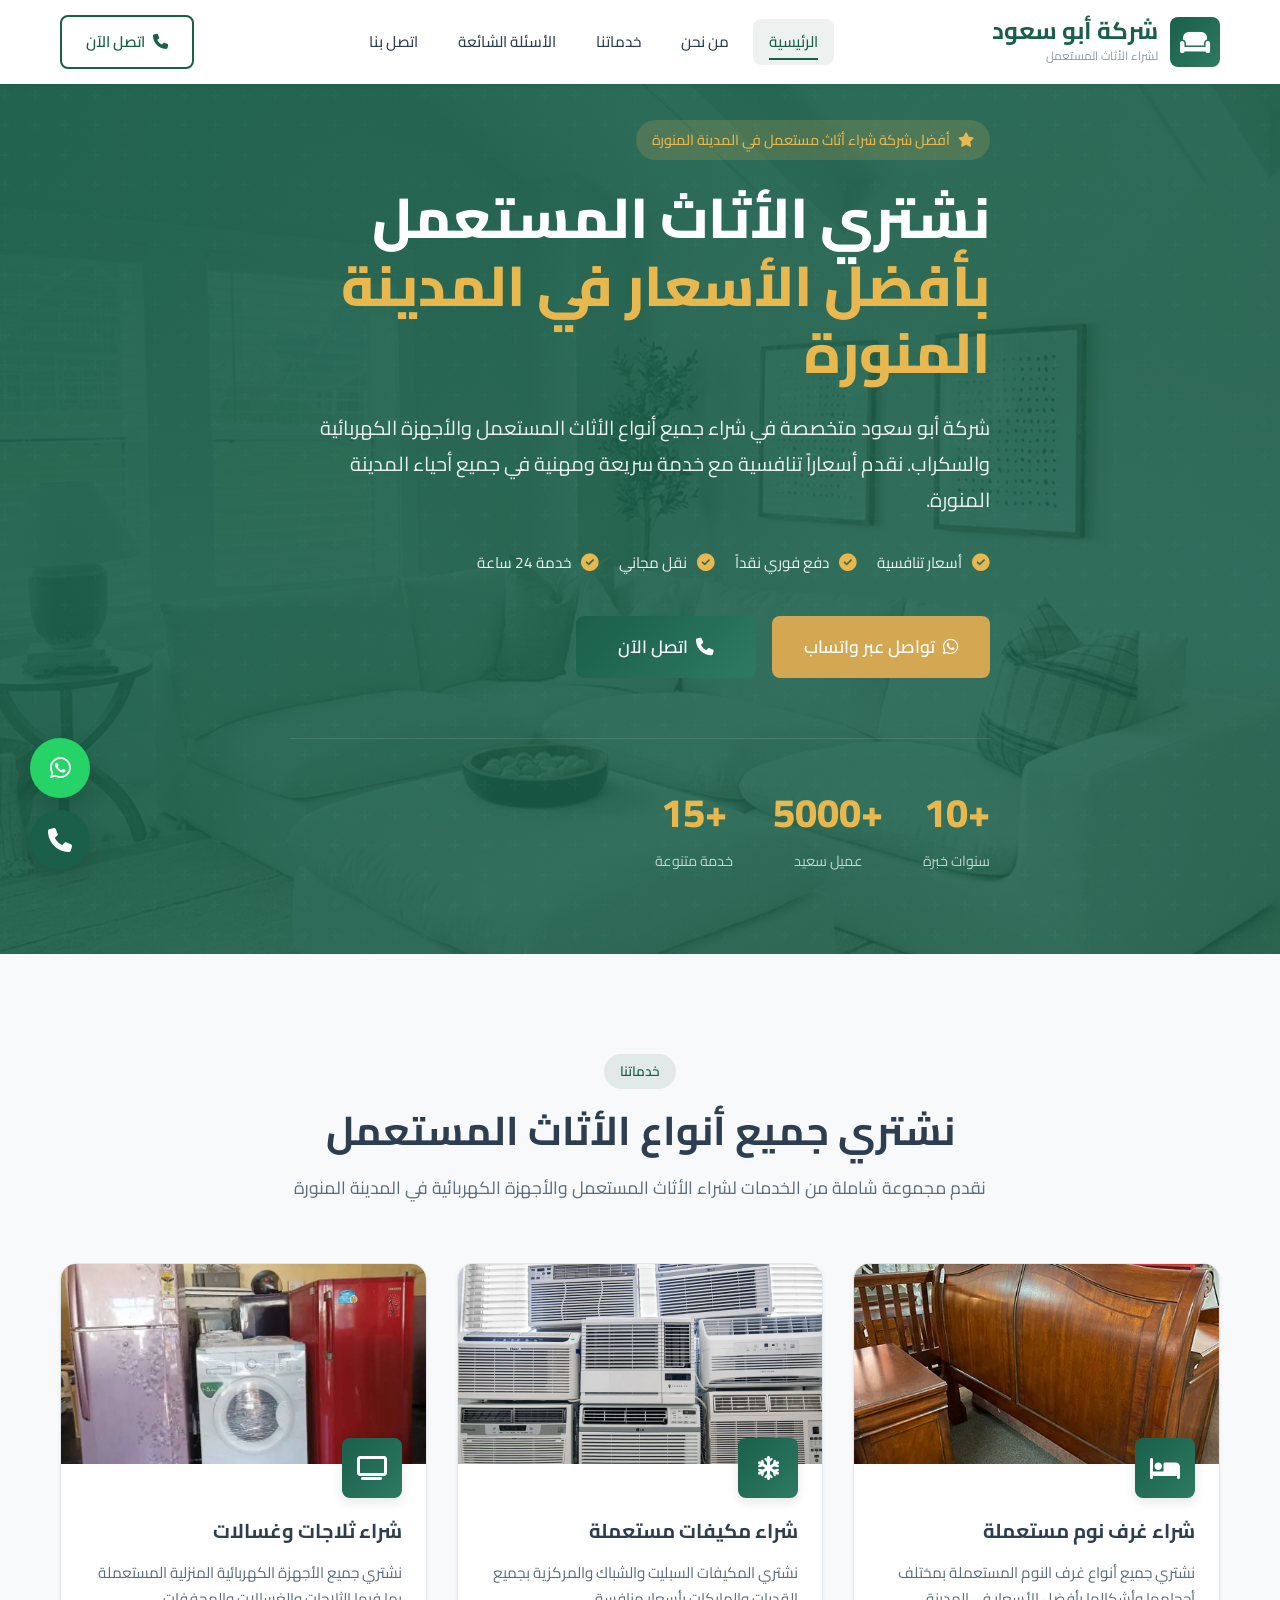
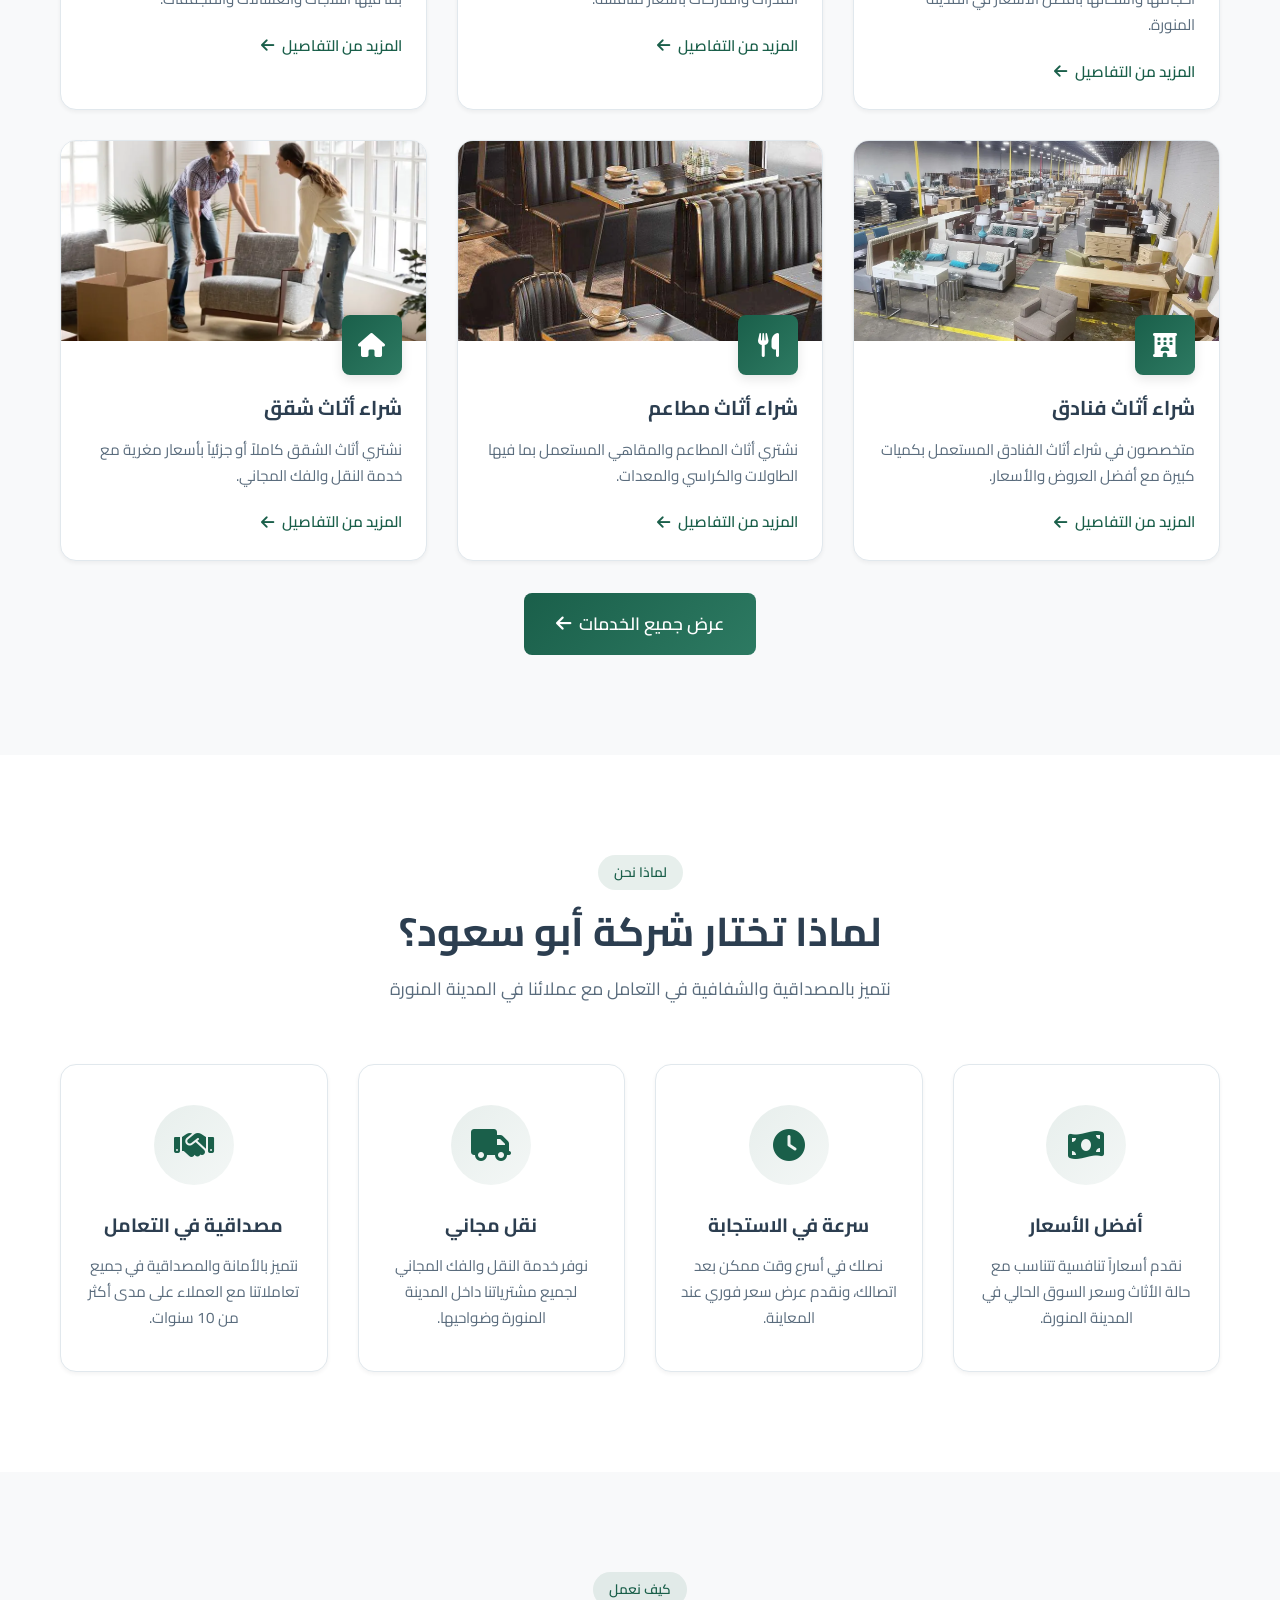
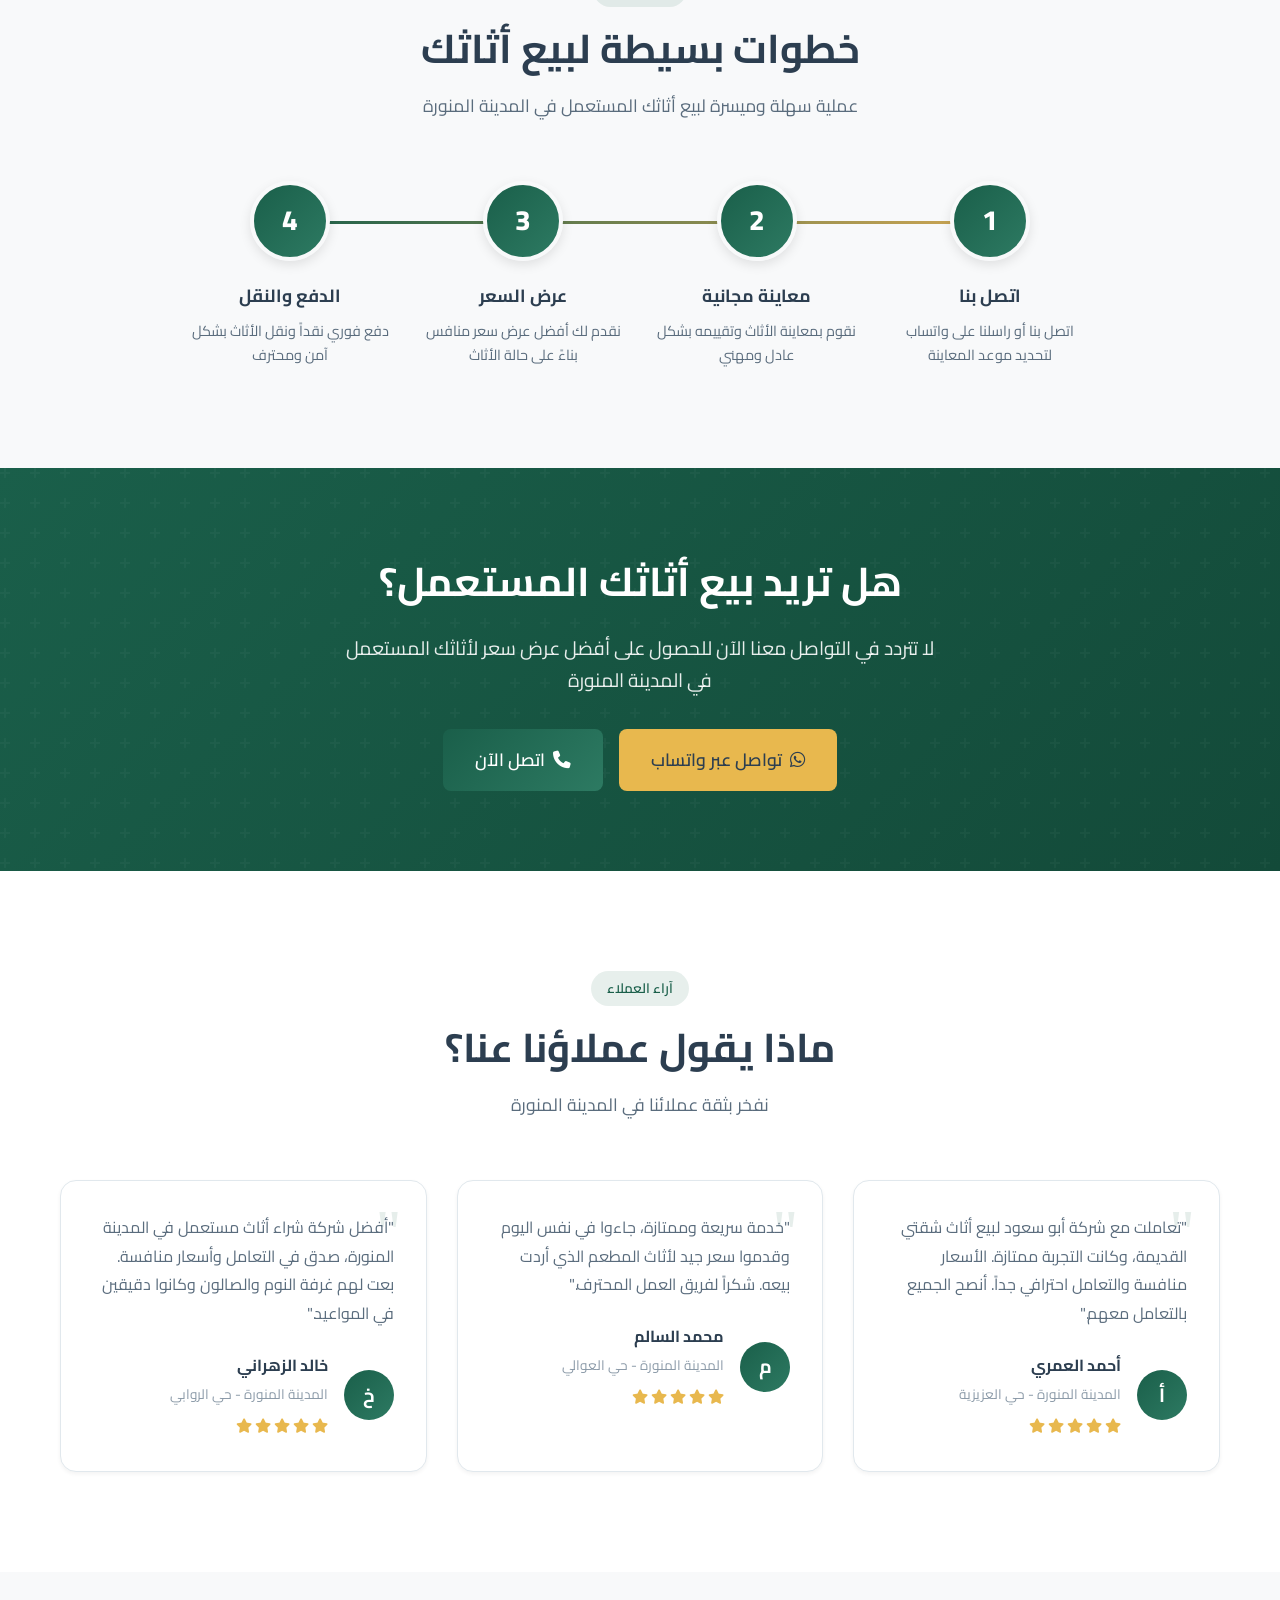
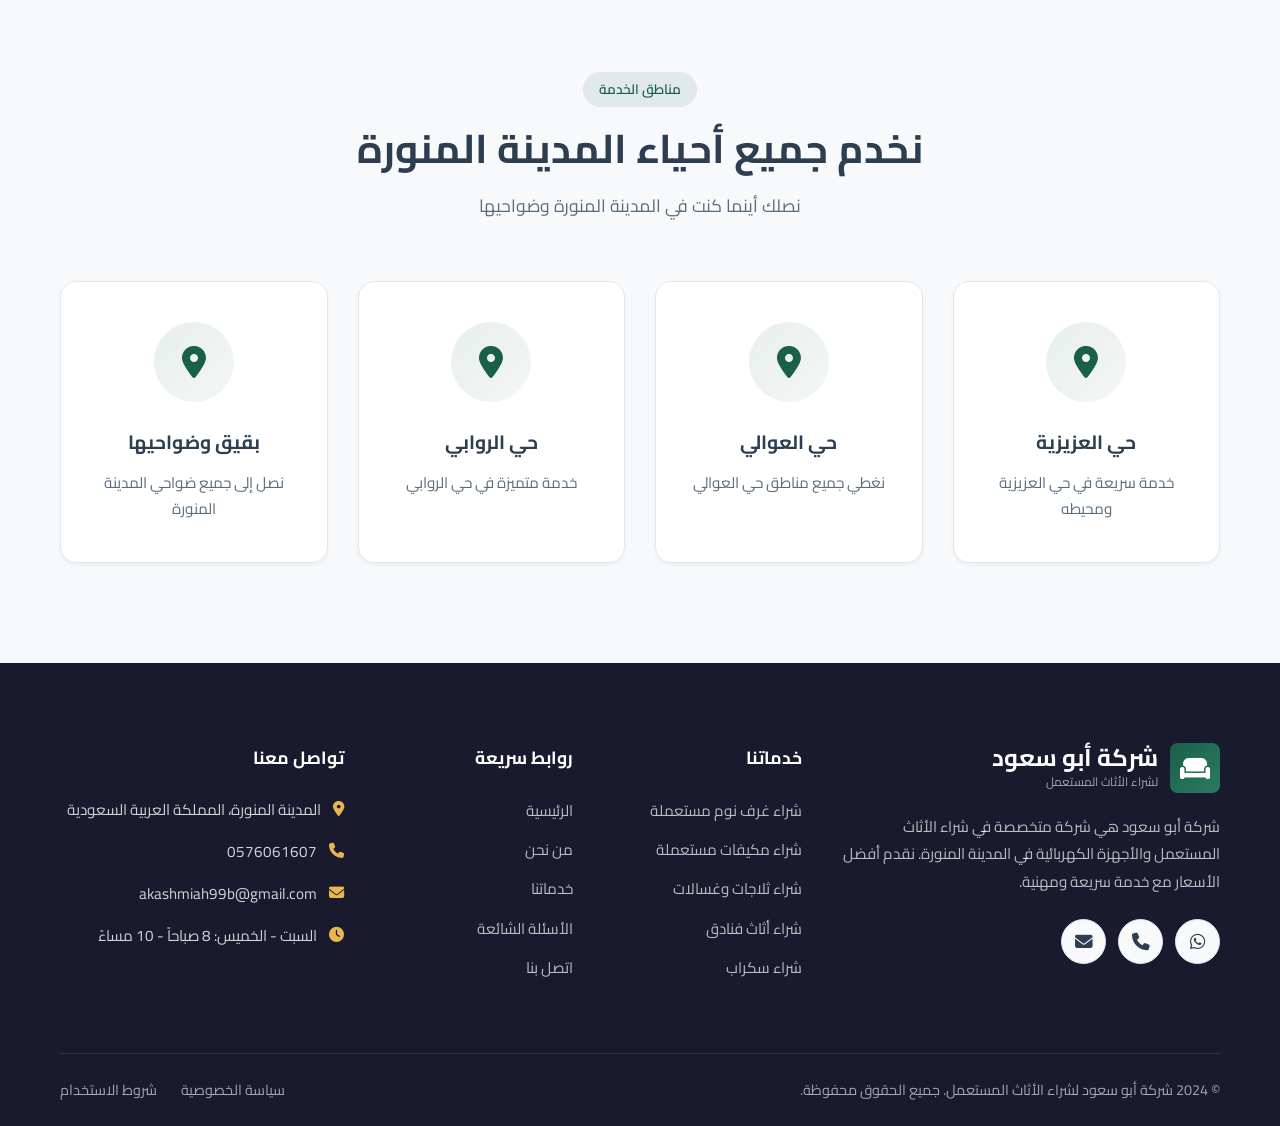
<file: index.html>
<!DOCTYPE html>

<html dir="rtl" lang="ar">
<head>
<!-- Basic Meta Tags -->
<meta charset="utf-8"/>
<meta content="width=device-width, initial-scale=1.0" name="viewport"/>
<meta content="شركة أبو سعود لشراء الأثاث المستعمل في المدينة المنورة - نشتري جميع أنواع الأثاث المستعمل والأجهزة الكهربائية بأفضل الأسعار. اتصل الآن للحصول على عرض سعر فوري." name="description"/>
<meta content="شراء أثاث مستعمل المدينة المنورة, شراء غرف نوم مستعملة, شراء مكيفات مستعملة, شراء ثلاجات, شراء أثاث فنادق, شراء سكراب, شركة أبو سعود" name="keywords"/>
<meta content="شركة أبو سعود لشراء الأثاث المستعمل" name="author"/>
<meta content="index, follow" name="robots"/>
<meta content="#1a5f4a" name="theme-color"/>
<!-- Canonical URL -->
<link href="https://abusaud-furniture.com/" rel="canonical"/>
<!-- Hreflang -->
<link href="https://abusaud-furniture.com/" hreflang="ar" rel="alternate"/>
<!-- Open Graph Meta Tags -->
<meta content="شركة أبو سعود | شراء الأثاث المستعمل في المدينة المنورة" property="og:title"/>
<meta content="نشتري جميع أنواع الأثاث المستعمل والأجهزة الكهربائية بأفضل الأسعار في المدينة المنورة. اتصل الآن للحصول على عرض سعر فوري." property="og:description"/>
<meta content="https://abusaud-furniture.com/images/living-room-set.webp" property="og:image"/>
<meta content="https://abusaud-furniture.com/" property="og:url"/>
<meta content="website" property="og:type"/>
<meta content="ar_SA" property="og:locale"/>
<meta content="شركة أبو سعود لشراء الأثاث المستعمل" property="og:site_name"/>
<!-- Twitter Card Meta Tags -->
<meta content="summary_large_image" name="twitter:card"/>
<meta content="شركة أبو سعود | شراء الأثاث المستعمل في المدينة المنورة" name="twitter:title"/>
<meta content="نشتري جميع أنواع الأثاث المستعمل والأجهزة الكهربائية بأفضل الأسعار في المدينة المنورة." name="twitter:description"/>
<meta content="https://abusaud-furniture.com/images/living-room-set.webp" name="twitter:image"/>
<!-- Favicon -->
<link href="images/favicon-32x32.png" rel="icon" sizes="32x32" type="image/png"/>
<link href="images/favicon-16x16.png" rel="icon" sizes="16x16" type="image/png"/>
<link href="images/apple-touch-icon.png" rel="apple-touch-icon" sizes="180x180"/>
<link href="site.webmanifest" rel="manifest"/>
<!-- Title -->
<title>شركة أبو سعود | شراء الأثاث المستعمل في المدينة المنورة - أفضل الأسعار</title>
<!-- Google Fonts -->
<link href="https://fonts.googleapis.com" rel="preconnect"/>
<link crossorigin="" href="https://fonts.gstatic.com" rel="preconnect"/>
<link href="https://fonts.googleapis.com/css2?family=Cairo:wght@400;500;600;700;800&amp;display=swap" rel="stylesheet"/>
<!-- Font Awesome -->
<link href="https://cdnjs.cloudflare.com/ajax/libs/font-awesome/6.4.0/css/all.min.css" rel="stylesheet"/>
<!-- Stylesheet -->
<link href="css/style.css" rel="stylesheet"/>
<!-- Custom Font Styles -->
<style>
        body {
            font-family: 'Cairo', sans-serif;
        }
    </style>
<!-- Structured Data - LocalBusiness Schema -->
<script type="application/ld+json">
    {
        "@context": "https://schema.org",
        "@type": "LocalBusiness",
        "name": "شركة أبو سعود لشراء الأثاث المستعمل",
        "description": "نشتري جميع أنواع الأثاث المستعمل والأجهزة الكهربائية بأفضل الأسعار في المدينة المنورة",
        "url": "https://abusaud-furniture.com",
        "telephone": "+966576061607",
        "email": "akashmiah99b@gmail.com",
        "address": {
            "@type": "PostalAddress",
            "addressLocality": "المدينة المنورة",
            "addressRegion": "منطقة المدينة المنورة",
            "addressCountry": "SA"
        },
        "geo": {
            "@type": "GeoCoordinates",
            "latitude": "24.5247",
            "longitude": "39.5692"
        },
        "image": "https://abusaud-furniture.com/images/living-room-set.webp",
        "priceRange": "$$",
        "openingHours": "Mo-Sa 08:00-22:00",
        "areaServed": "المدينة المنورة وضواحيها",
        "serviceType": ["شراء الأثاث المستعمل", "شراء الأجهزة الكهربائية", "شراء السكراب"]
    }
    </script>
<!-- Structured Data - WebSite Schema -->
<script type="application/ld+json">
    {
        "@context": "https://schema.org",
        "@type": "WebSite",
        "name": "شركة أبو سعود لشراء الأثاث المستعمل",
        "url": "https://abusaud-furniture.com",
    }
    </script>
</head>
<body>
<!-- Header -->
<header class="header">
<div class="container">
<div class="header-inner">
<a class="logo" href="index.html">
<div class="logo-icon">
<i class="fas fa-couch"></i>
</div>
<div class="logo-text">
<span class="logo-title">شركة أبو سعود</span>
<span class="logo-subtitle">لشراء الأثاث المستعمل</span>
</div>
</a>
<nav class="nav-menu">
<a class="nav-link active" href="index.html">الرئيسية</a>
<a class="nav-link" href="pages/about.html">من نحن</a>
<a class="nav-link" href="pages/services.html">خدماتنا</a>
<a class="nav-link" href="pages/faq.html">الأسئلة الشائعة</a>
<a class="nav-link" href="pages/contact.html">اتصل بنا</a>
</nav>
<div class="header-cta">
<a class="btn btn-outline" href="tel:+966576061607">
<i class="fas fa-phone"></i>
<span>اتصل الآن</span>
</a>
</div>
<button aria-label="فتح القائمة" class="menu-toggle">
<span></span>
<span></span>
<span></span>
</button>
</div>
</div>
</header>
<!-- Hero Section -->
<section class="hero">
<div class="container">
<div class="hero-content">
<div class="hero-badge">
<i class="fas fa-star"></i>
<span>أفضل شركة شراء أثاث مستعمل في المدينة المنورة</span>
</div>
<h1 class="hero-title">
                    نشتري الأثاث المستعمل<br/>
<span>بأفضل الأسعار في المدينة المنورة</span>
</h1>
<p class="hero-description">
                    شركة أبو سعود متخصصة في شراء جميع أنواع الأثاث المستعمل والأجهزة الكهربائية والسكراب. 
                    نقدم أسعاراً تنافسية مع خدمة سريعة ومهنية في جميع أحياء المدينة المنورة.
                </p>
<div class="hero-features">
<div class="hero-feature">
<i class="fas fa-check-circle"></i>
<span>أسعار تنافسية</span>
</div>
<div class="hero-feature">
<i class="fas fa-check-circle"></i>
<span>دفع فوري نقداً</span>
</div>
<div class="hero-feature">
<i class="fas fa-check-circle"></i>
<span>نقل مجاني</span>
</div>
<div class="hero-feature">
<i class="fas fa-check-circle"></i>
<span>خدمة 24 ساعة</span>
</div>
</div>
<div class="hero-buttons">
<a class="btn btn-secondary btn-large" href="https://wa.me/966576061607" target="_blank">
<i class="fab fa-whatsapp"></i>
<span>تواصل عبر واتساب</span>
</a>
<a class="btn btn-primary btn-large" href="tel:+966576061607">
<i class="fas fa-phone"></i>
<span>اتصل الآن</span>
</a>
</div>
<div class="hero-stats">
<div class="hero-stat">
<span class="hero-stat-number">+10</span>
<span class="hero-stat-label">سنوات خبرة</span>
</div>
<div class="hero-stat">
<span class="hero-stat-number">+5000</span>
<span class="hero-stat-label">عميل سعيد</span>
</div>
<div class="hero-stat">
<span class="hero-stat-number">+15</span>
<span class="hero-stat-label">خدمة متنوعة</span>
</div>
</div>
</div>
</div>
</section>
<!-- Services Section -->
<section class="section services-section" id="services">
<div class="container">
<div class="section-header animate-on-scroll">
<span class="section-label">خدماتنا</span>
<h2 class="section-title">نشتري جميع أنواع الأثاث المستعمل</h2>
<p class="section-description">
                    نقدم مجموعة شاملة من الخدمات لشراء الأثاث المستعمل والأجهزة الكهربائية في المدينة المنورة
                </p>
</div>
<div class="services-grid">
<!-- Service 1 -->
<article class="service-card animate-on-scroll">
<div class="service-image">
<img alt="شراء غرف نوم مستعملة في المدينة المنورة - شراء اثاث مستعمل في المدينة المنورة" height="200" src="images/bedroom-furniture.webp" width="400"/>
</div>
<div class="service-content">
<div class="service-icon">
<i class="fas fa-bed"></i>
</div>
<h3 class="service-title">شراء غرف نوم مستعملة</h3>
<p class="service-description">
                            نشتري جميع أنواع غرف النوم المستعملة بمختلف أحجامها وأشكالها بأفضل الأسعار في المدينة المنورة.
                        </p>
<a class="service-link" href="pages/bedroom-furniture.html">
<span>المزيد من التفاصيل</span>
<i class="fas fa-arrow-left"></i>
</a>
</div>
</article>
<!-- Service 2 -->
<article class="service-card animate-on-scroll">
<div class="service-image">
<img alt="شراء مكيفات مستعملة في المدينة المنورة - شراء اثاث مستعمل في المدينة المنورة" height="200" src="images/air-conditioners.webp" width="400"/>
</div>
<div class="service-content">
<div class="service-icon">
<i class="fas fa-snowflake"></i>
</div>
<h3 class="service-title">شراء مكيفات مستعملة</h3>
<p class="service-description">
                            نشتري المكيفات السبليت والشباك والمركزية بجميع القدرات والماركات بأسعار منافسة.
                        </p>
<a class="service-link" href="pages/air-conditioners.html">
<span>المزيد من التفاصيل</span>
<i class="fas fa-arrow-left"></i>
</a>
</div>
</article>
<!-- Service 3 -->
<article class="service-card animate-on-scroll">
<div class="service-image">
<img alt="شراء ثلاجات وغسالات مستعملة في المدينة المنورة - شراء اثاث مستعمل في المدينة المنورة" height="200" src="images/appliances.webp" width="400"/>
</div>
<div class="service-content">
<div class="service-icon">
<i class="fas fa-tv"></i>
</div>
<h3 class="service-title">شراء ثلاجات وغسالات</h3>
<p class="service-description">
                            نشتري جميع الأجهزة الكهربائية المنزلية المستعملة بما فيها الثلاجات والغسالات والمجففات.
                        </p>
<a class="service-link" href="pages/appliances.html">
<span>المزيد من التفاصيل</span>
<i class="fas fa-arrow-left"></i>
</a>
</div>
</article>
<!-- Service 4 -->
<article class="service-card animate-on-scroll">
<div class="service-image">
<img alt="شراء أثاث فنادق في المدينة المنورة - شراء اثاث مستعمل في المدينة المنورة" height="200" loading="lazy" src="images/hotel-furniture.webp" width="400"/>
</div>
<div class="service-content">
<div class="service-icon">
<i class="fas fa-hotel"></i>
</div>
<h3 class="service-title">شراء أثاث فنادق</h3>
<p class="service-description">
                            متخصصون في شراء أثاث الفنادق المستعمل بكميات كبيرة مع أفضل العروض والأسعار.
                        </p>
<a class="service-link" href="pages/hotel-furniture.html">
<span>المزيد من التفاصيل</span>
<i class="fas fa-arrow-left"></i>
</a>
</div>
</article>
<!-- Service 5 -->
<article class="service-card animate-on-scroll">
<div class="service-image">
<img alt="شراء أثاث مطاعم في المدينة المنورة - شراء اثاث مستعمل في المدينة المنورة" height="200" loading="lazy" src="images/restaurant-furniture.webp" width="400"/>
</div>
<div class="service-content">
<div class="service-icon">
<i class="fas fa-utensils"></i>
</div>
<h3 class="service-title">شراء أثاث مطاعم</h3>
<p class="service-description">
                            نشتري أثاث المطاعم والمقاهي المستعمل بما فيها الطاولات والكراسي والمعدات.
                        </p>
<a class="service-link" href="pages/restaurant-furniture.html">
<span>المزيد من التفاصيل</span>
<i class="fas fa-arrow-left"></i>
</a>
</div>
</article>
<!-- Service 6 -->
<article class="service-card animate-on-scroll">
<div class="service-image">
<img alt="شراء أثاث شقق في المدينة المنورة - شراء اثاث مستعمل في المدينة المنورة" height="200" loading="lazy" src="images/apartment-furniture.webp" width="400"/>
</div>
<div class="service-content">
<div class="service-icon">
<i class="fas fa-home"></i>
</div>
<h3 class="service-title">شراء أثاث شقق</h3>
<p class="service-description">
                            نشتري أثاث الشقق كاملاً أو جزئياً بأسعار مغرية مع خدمة النقل والفك المجاني.
                        </p>
<a class="service-link" href="pages/apartment-furniture.html">
<span>المزيد من التفاصيل</span>
<i class="fas fa-arrow-left"></i>
</a>
</div>
</article>
</div>
<div class="text-center mt-4">
<a class="btn btn-primary btn-large" href="pages/services.html">
<span>عرض جميع الخدمات</span>
<i class="fas fa-arrow-left"></i>
</a>
</div>
</div>
</section>
<!-- Why Choose Us Section -->
<section class="section">
<div class="container">
<div class="section-header animate-on-scroll">
<span class="section-label">لماذا نحن</span>
<h2 class="section-title">لماذا تختار شركة أبو سعود؟</h2>
<p class="section-description">
                    نتميز بالمصداقية والشفافية في التعامل مع عملائنا في المدينة المنورة
                </p>
</div>
<div class="why-us-grid">
<div class="why-us-card animate-on-scroll">
<div class="why-us-icon">
<i class="fas fa-money-bill-wave"></i>
</div>
<h3 class="why-us-title">أفضل الأسعار</h3>
<p class="why-us-description">
                        نقدم أسعاراً تنافسية تتناسب مع حالة الأثاث وسعر السوق الحالي في المدينة المنورة.
                    </p>
</div>
<div class="why-us-card animate-on-scroll">
<div class="why-us-icon">
<i class="fas fa-clock"></i>
</div>
<h3 class="why-us-title">سرعة في الاستجابة</h3>
<p class="why-us-description">
                        نصلك في أسرع وقت ممكن بعد اتصالك، ونقدم عرض سعر فوري عند المعاينة.
                    </p>
</div>
<div class="why-us-card animate-on-scroll">
<div class="why-us-icon">
<i class="fas fa-truck"></i>
</div>
<h3 class="why-us-title">نقل مجاني</h3>
<p class="why-us-description">
                        نوفر خدمة النقل والفك المجاني لجميع مشترياتنا داخل المدينة المنورة وضواحيها.
                    </p>
</div>
<div class="why-us-card animate-on-scroll">
<div class="why-us-icon">
<i class="fas fa-handshake"></i>
</div>
<h3 class="why-us-title">مصداقية في التعامل</h3>
<p class="why-us-description">
                        نتميز بالأمانة والمصداقية في جميع تعاملاتنا مع العملاء على مدى أكثر من 10 سنوات.
                    </p>
</div>
</div>
</div>
</section>
<!-- Process Section -->
<section class="section process-section">
<div class="container">
<div class="section-header animate-on-scroll">
<span class="section-label">كيف نعمل</span>
<h2 class="section-title">خطوات بسيطة لبيع أثاثك</h2>
<p class="section-description">
                    عملية سهلة وميسرة لبيع أثاثك المستعمل في المدينة المنورة
                </p>
</div>
<div class="process-steps">
<div class="process-step animate-on-scroll">
<div class="process-step-number">1</div>
<h3 class="process-step-title">اتصل بنا</h3>
<p class="process-step-description">اتصل بنا أو راسلنا على واتساب لتحديد موعد المعاينة</p>
</div>
<div class="process-step animate-on-scroll">
<div class="process-step-number">2</div>
<h3 class="process-step-title">معاينة مجانية</h3>
<p class="process-step-description">نقوم بمعاينة الأثاث وتقييمه بشكل عادل ومهني</p>
</div>
<div class="process-step animate-on-scroll">
<div class="process-step-number">3</div>
<h3 class="process-step-title">عرض السعر</h3>
<p class="process-step-description">نقدم لك أفضل عرض سعر منافس بناءً على حالة الأثاث</p>
</div>
<div class="process-step animate-on-scroll">
<div class="process-step-number">4</div>
<h3 class="process-step-title">الدفع والنقل</h3>
<p class="process-step-description">دفع فوري نقداً ونقل الأثاث بشكل آمن ومحترف</p>
</div>
</div>
</div>
</section>
<!-- CTA Section -->
<section class="cta-section">
<div class="container">
<div class="cta-content">
<h2 class="cta-title">هل تريد بيع أثاثك المستعمل؟</h2>
<p class="cta-description">
                    لا تتردد في التواصل معنا الآن للحصول على أفضل عرض سعر لأثاثك المستعمل في المدينة المنورة
                </p>
<div class="cta-buttons">
<a class="btn btn-secondary btn-large" href="https://wa.me/966576061607" target="_blank">
<i class="fab fa-whatsapp"></i>
<span>تواصل عبر واتساب</span>
</a>
<a class="btn btn-primary btn-large" href="tel:+966576061607">
<i class="fas fa-phone"></i>
<span>اتصل الآن</span>
</a>
</div>
</div>
</div>
</section>
<!-- Testimonials Section -->
<section class="section">
<div class="container">
<div class="section-header animate-on-scroll">
<span class="section-label">آراء العملاء</span>
<h2 class="section-title">ماذا يقول عملاؤنا عنا؟</h2>
<p class="section-description">
                    نفخر بثقة عملائنا في المدينة المنورة
                </p>
</div>
<div class="testimonials-grid">
<article class="testimonial-card animate-on-scroll">
<p class="testimonial-text">
                        "تعاملت مع شركة أبو سعود لبيع أثاث شقتي القديمة، وكانت التجربة ممتازة. الأسعار منافسة والتعامل احترافي جداً. أنصح الجميع بالتعامل معهم."
                    </p>
<div class="testimonial-author">
<div class="testimonial-avatar">أ</div>
<div class="testimonial-info">
<h4>أحمد العمري</h4>
<p>المدينة المنورة - حي العزيزية</p>
<div class="testimonial-rating">
<i class="fas fa-star"></i>
<i class="fas fa-star"></i>
<i class="fas fa-star"></i>
<i class="fas fa-star"></i>
<i class="fas fa-star"></i>
</div>
</div>
</div>
</article>
<article class="testimonial-card animate-on-scroll">
<p class="testimonial-text">
                        "خدمة سريعة وممتازة، جاءوا في نفس اليوم وقدموا سعر جيد لأثاث المطعم الذي أردت بيعه. شكراً لفريق العمل المحترف."
                    </p>
<div class="testimonial-author">
<div class="testimonial-avatar">م</div>
<div class="testimonial-info">
<h4>محمد السالم</h4>
<p>المدينة المنورة - حي العوالي</p>
<div class="testimonial-rating">
<i class="fas fa-star"></i>
<i class="fas fa-star"></i>
<i class="fas fa-star"></i>
<i class="fas fa-star"></i>
<i class="fas fa-star"></i>
</div>
</div>
</div>
</article>
<article class="testimonial-card animate-on-scroll">
<p class="testimonial-text">
                        "أفضل شركة شراء أثاث مستعمل في المدينة المنورة، صدق في التعامل وأسعار منافسة. بعت لهم غرفة النوم والصالون وكانوا دقيقين في المواعيد."
                    </p>
<div class="testimonial-author">
<div class="testimonial-avatar">خ</div>
<div class="testimonial-info">
<h4>خالد الزهراني</h4>
<p>المدينة المنورة - حي الروابي</p>
<div class="testimonial-rating">
<i class="fas fa-star"></i>
<i class="fas fa-star"></i>
<i class="fas fa-star"></i>
<i class="fas fa-star"></i>
<i class="fas fa-star"></i>
</div>
</div>
</div>
</article>
</div>
</div>
</section>
<!-- Coverage Areas Section -->
<section class="section" style="background: var(--bg-light);">
<div class="container">
<div class="section-header animate-on-scroll">
<span class="section-label">مناطق الخدمة</span>
<h2 class="section-title">نخدم جميع أحياء المدينة المنورة</h2>
<p class="section-description">
                    نصلك أينما كنت في المدينة المنورة وضواحيها
                </p>
</div>
<div class="why-us-grid">
<div class="why-us-card animate-on-scroll">
<div class="why-us-icon">
<i class="fas fa-map-marker-alt"></i>
</div>
<h3 class="why-us-title">حي العزيزية</h3>
<p class="why-us-description">خدمة سريعة في حي العزيزية ومحيطه</p>
</div>
<div class="why-us-card animate-on-scroll">
<div class="why-us-icon">
<i class="fas fa-map-marker-alt"></i>
</div>
<h3 class="why-us-title">حي العوالي</h3>
<p class="why-us-description">نغطي جميع مناطق حي العوالي</p>
</div>
<div class="why-us-card animate-on-scroll">
<div class="why-us-icon">
<i class="fas fa-map-marker-alt"></i>
</div>
<h3 class="why-us-title">حي الروابي</h3>
<p class="why-us-description">خدمة متميزة في حي الروابي</p>
</div>
<div class="why-us-card animate-on-scroll">
<div class="why-us-icon">
<i class="fas fa-map-marker-alt"></i>
</div>
<h3 class="why-us-title">بقيق وضواحيها</h3>
<p class="why-us-description">نصل إلى جميع ضواحي المدينة المنورة</p>
</div>
</div>
</div>
</section>
<!-- Footer -->
<footer class="footer">
<div class="container">
<div class="footer-grid">
<div>
<div class="footer-logo">
<a class="logo" href="index.html">
<div class="logo-icon">
<i class="fas fa-couch"></i>
</div>
<div class="logo-text">
<span class="logo-title">شركة أبو سعود</span>
<span class="logo-subtitle">لشراء الأثاث المستعمل</span>
</div>
</a>
</div>
<p class="footer-description">
                        شركة أبو سعود هي شركة متخصصة في شراء الأثاث المستعمل والأجهزة الكهربائية في المدينة المنورة. نقدم أفضل الأسعار مع خدمة سريعة ومهنية.
                    </p>
<div class="contact-social">
<a aria-label="واتساب" class="social-link" href="https://wa.me/966576061607" target="_blank">
<i class="fab fa-whatsapp"></i>
</a>
<a aria-label="هاتف" class="social-link" href="tel:+966576061607">
<i class="fas fa-phone"></i>
</a>
<a aria-label="بريد إلكتروني" class="social-link" href="mailto:akashmiah99b@gmail.com">
<i class="fas fa-envelope"></i>
</a>
</div>
</div>
<div>
<h4 class="footer-title">خدماتنا</h4>
<ul class="footer-links">
<li><a href="pages/bedroom-furniture.html">شراء غرف نوم مستعملة</a></li>
<li><a href="pages/air-conditioners.html">شراء مكيفات مستعملة</a></li>
<li><a href="pages/appliances.html">شراء ثلاجات وغسالات</a></li>
<li><a href="pages/hotel-furniture.html">شراء أثاث فنادق</a></li>
<li><a href="pages/scrap.html">شراء سكراب</a></li>
</ul>
</div>
<div>
<h4 class="footer-title">روابط سريعة</h4>
<ul class="footer-links">
<li><a href="index.html">الرئيسية</a></li>
<li><a href="pages/about.html">من نحن</a></li>
<li><a href="pages/services.html">خدماتنا</a></li>
<li><a href="pages/faq.html">الأسئلة الشائعة</a></li>
<li><a href="pages/contact.html">اتصل بنا</a></li>
</ul>
</div>
<div>
<h4 class="footer-title">تواصل معنا</h4>
<ul class="footer-contact">
<li>
<i class="fas fa-map-marker-alt"></i>
<span>المدينة المنورة، المملكة العربية السعودية</span>
</li>
<li>
<i class="fas fa-phone"></i>
<span>0576061607</span>
</li>
<li>
<i class="fas fa-envelope"></i>
<span>akashmiah99b@gmail.com</span>
</li>
<li>
<i class="fas fa-clock"></i>
<span>السبت - الخميس: 8 صباحاً - 10 مساءً</span>
</li>
</ul>
</div>
</div>
<div class="footer-bottom">
<p class="footer-copyright">
                    © 2024 شركة أبو سعود لشراء الأثاث المستعمل. جميع الحقوق محفوظة.
                </p>
<div class="footer-legal">
<a href="#">سياسة الخصوصية</a>
<a href="#">شروط الاستخدام</a>
</div>
</div>
</div>
</footer>
<!-- Floating Buttons -->
<div class="floating-buttons">
<a aria-label="تواصل عبر واتساب" class="floating-btn whatsapp" href="https://wa.me/966576061607" target="_blank">
<i class="fab fa-whatsapp"></i>
</a>
<a aria-label="اتصل بنا" class="floating-btn phone" href="tel:+966576061607">
<i class="fas fa-phone"></i>
</a>
</div>
<!-- Scripts -->
<script src="js/main.js"></script>
</body>
</html>
</file>
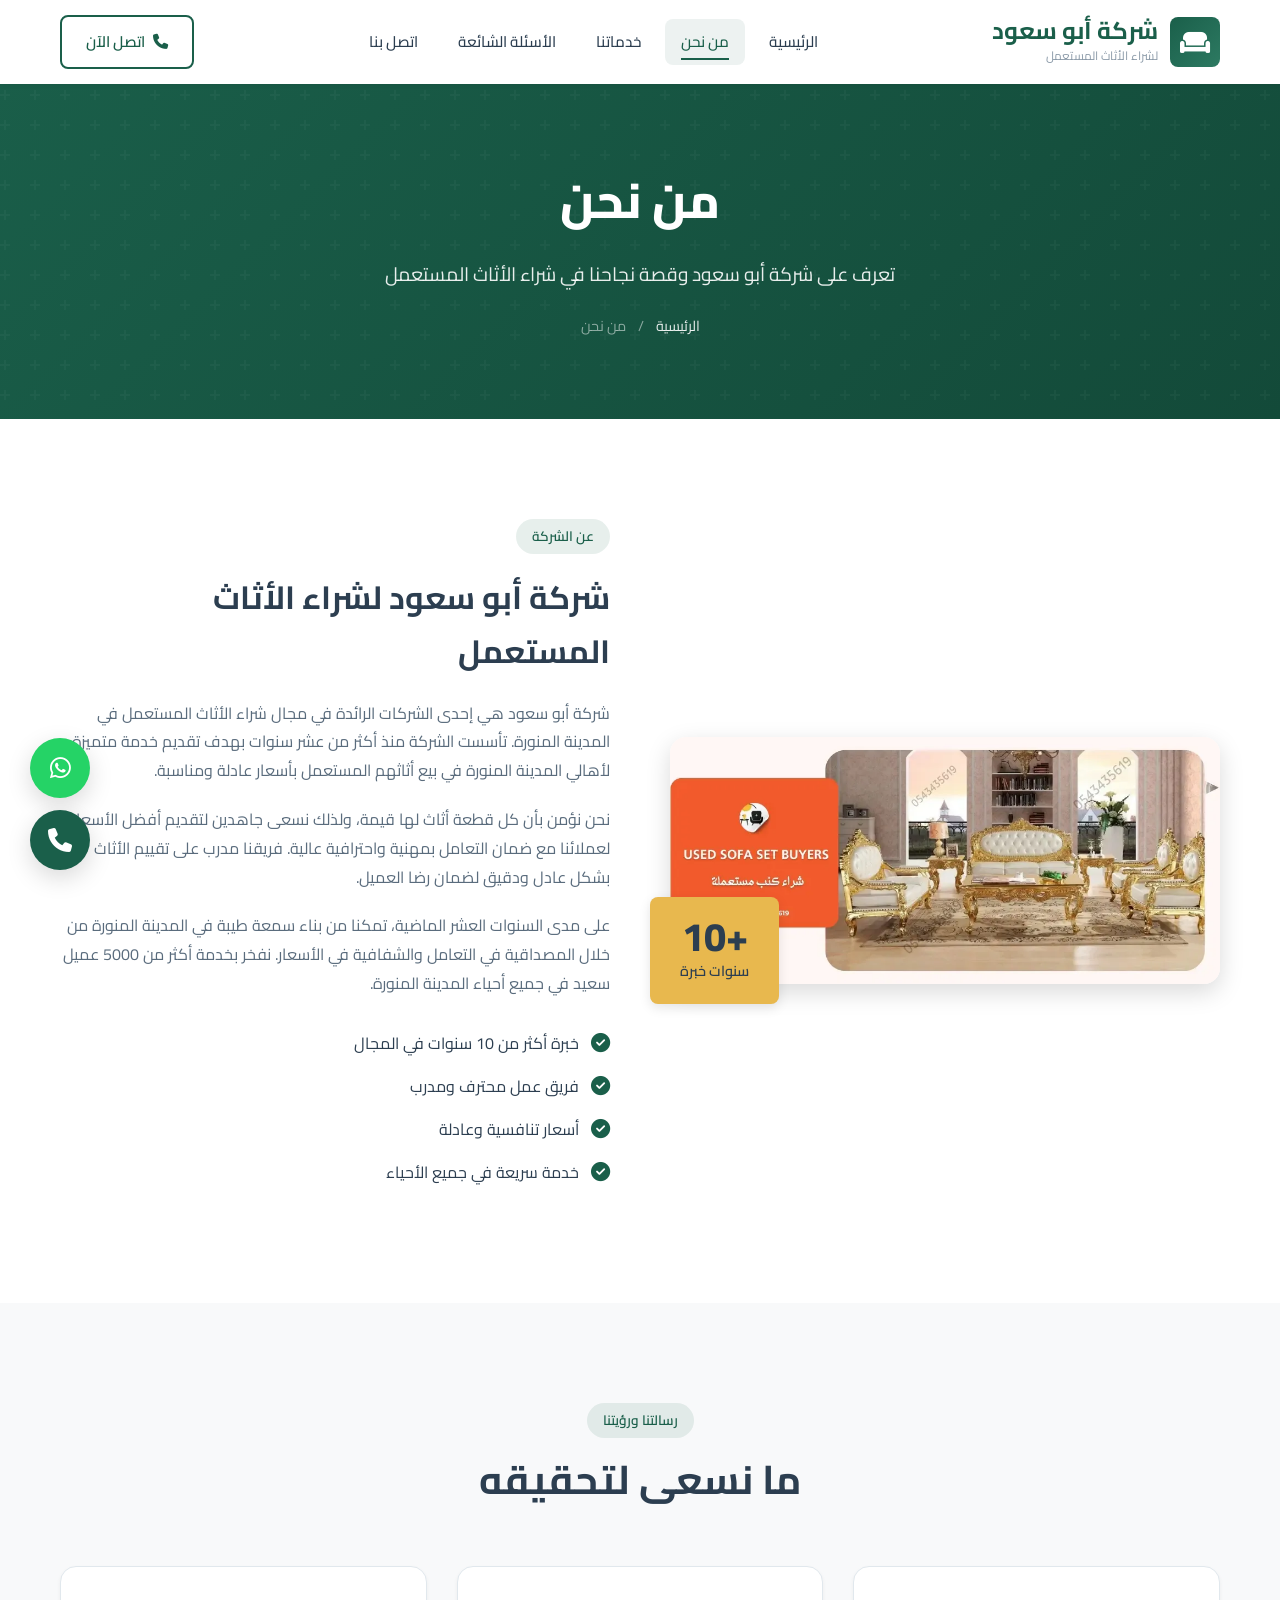
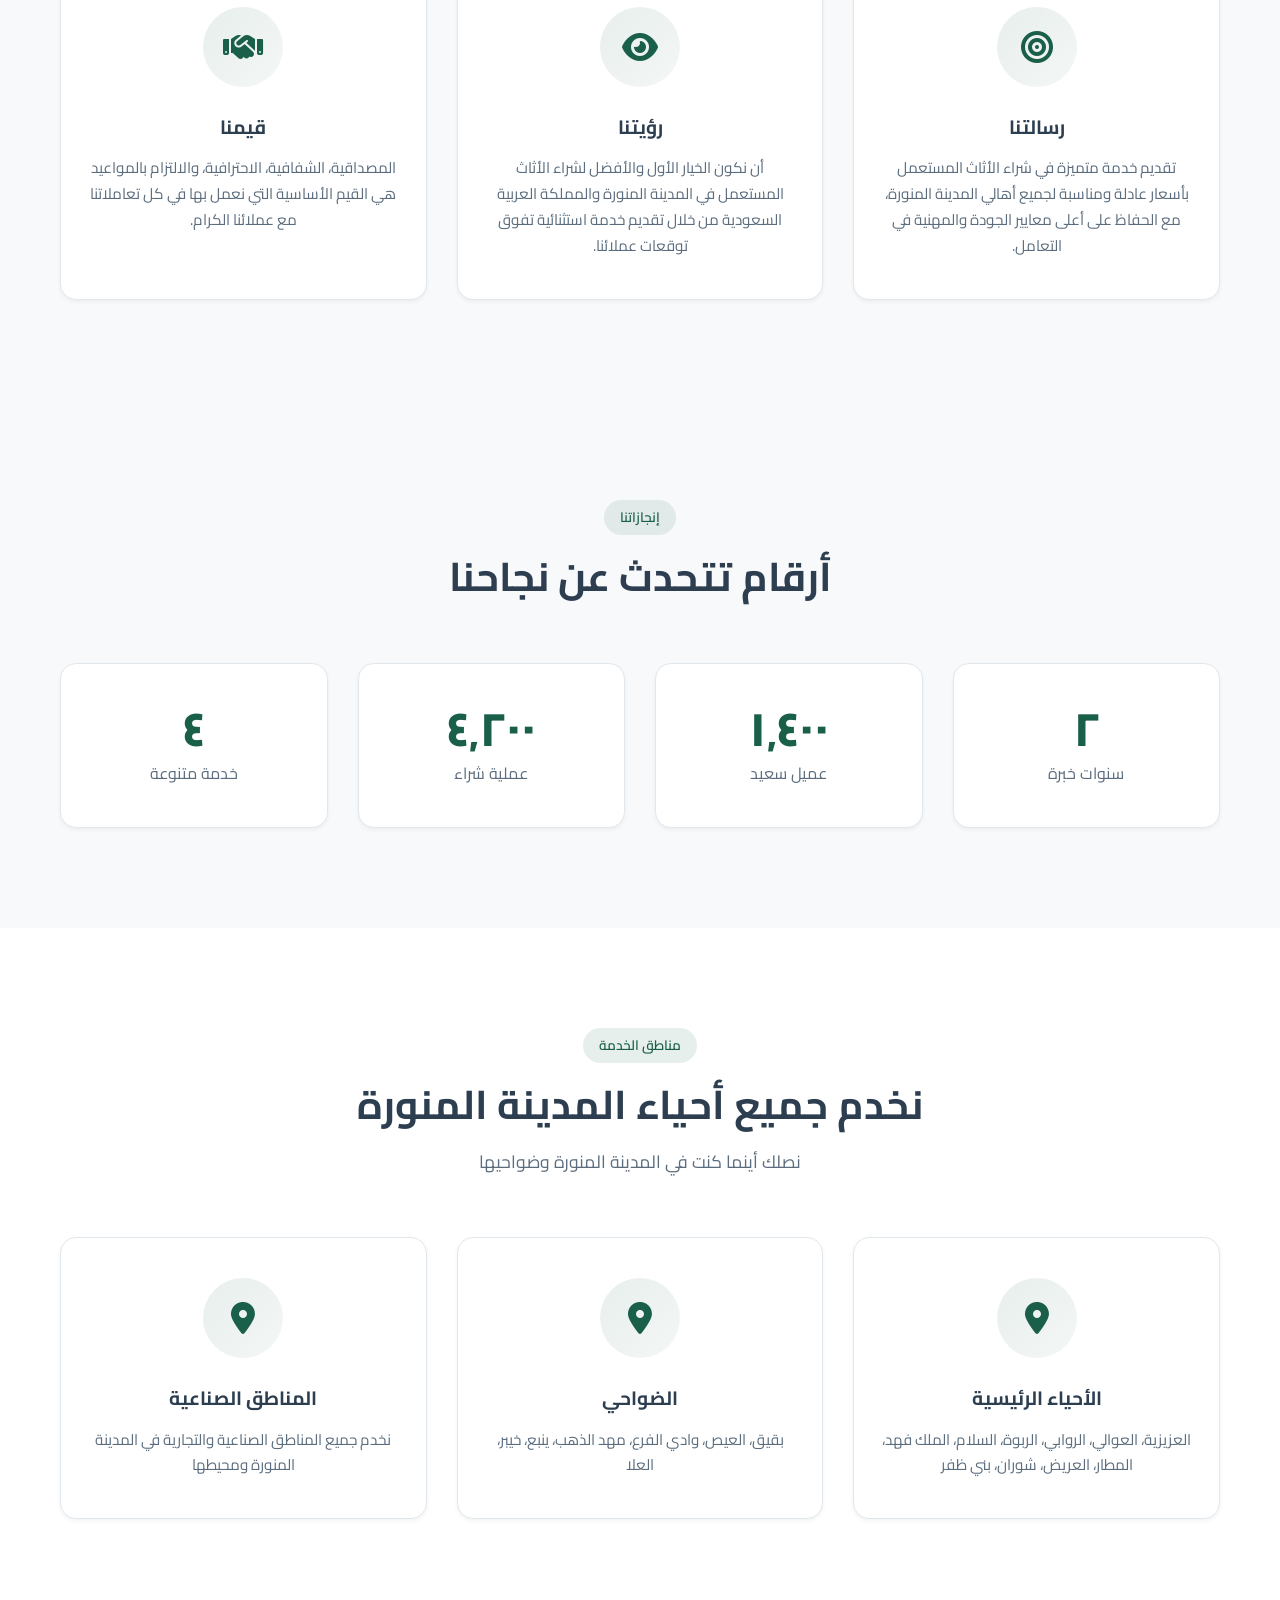
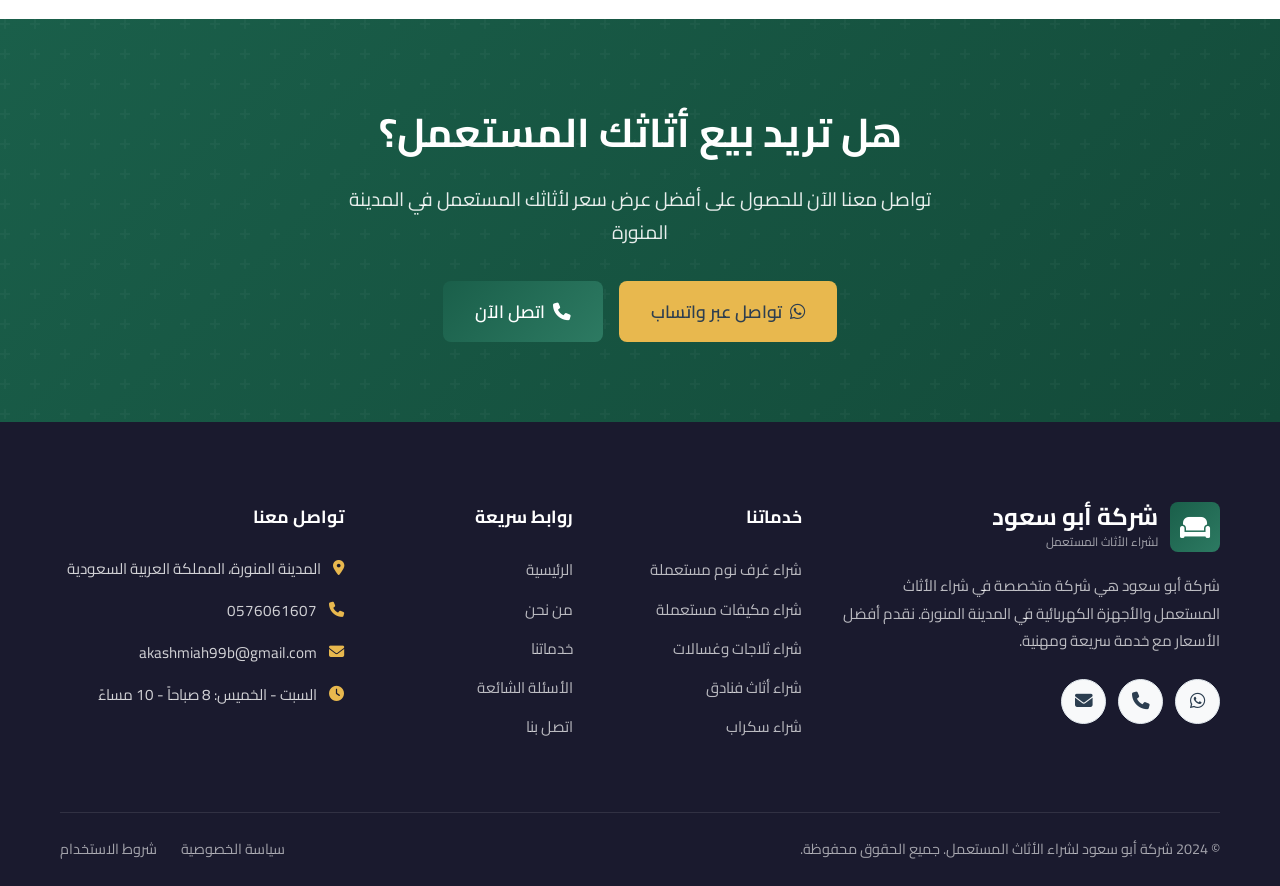
<file: pages/about.html>
<!DOCTYPE html>

<html dir="rtl" lang="ar">

<head>
    <!-- Basic Meta Tags -->
    <meta charset="utf-8" />
    <meta content="width=device-width, initial-scale=1.0" name="viewport" />
    <meta
        content="تعرف على شركة أبو سعود لشراء الأثاث المستعمل في المدينة المنورة - خبرة أكثر من 10 سنوات في شراء الأثاث المستعمل بأفضل الأسعار."
        name="description" />
    <meta content="شركة أبو سعود, من نحن, شراء أثاث مستعمل المدينة المنورة, خبرة شراء أثاث" name="keywords" />
    <meta content="شركة أبو سعود لشراء الأثاث المستعمل" name="author" />
    <meta content="index, follow" name="robots" />
    <meta content="#1a5f4a" name="theme-color" />
    <!-- Canonical URL -->
    <link href="https://abusaud-furniture.com/pages/about.html" rel="canonical" />
    <!-- Hreflang -->
    <link href="https://abusaud-furniture.com/pages/about.html" hreflang="ar" rel="alternate" />
    <!-- Open Graph Meta Tags -->
    <meta content="من نحن | شركة أبو سعود لشراء الأثاث المستعمل - المدينة المنورة" property="og:title" />
    <meta content="تعرف على شركة أبو سعود - خبرة أكثر من 10 سنوات في شراء الأثاث المستعمل في المدينة المنورة."
        property="og:description" />
    <meta content="https://abusaud-furniture.com/images/used-furniture.webp" property="og:image" />
    <meta content="https://abusaud-furniture.com/pages/about.html" property="og:url" />
    <meta content="website" property="og:type" />
    <meta content="ar_SA" property="og:locale" />
    <meta content="شركة أبو سعود لشراء الأثاث المستعمل" property="og:site_name" />
    <!-- Twitter Card Meta Tags -->
    <meta content="summary_large_image" name="twitter:card" />
    <meta content="من نحن | شركة أبو سعود لشراء الأثاث المستعمل" name="twitter:title" />
    <meta content="تعرف على شركة أبو سعود - خبرة أكثر من 10 سنوات في شراء الأثاث المستعمل." name="twitter:description" />
    <meta content="https://abusaud-furniture.com/images/used-furniture.webp" name="twitter:image" />
    <!-- Favicon -->
    <link href="../images/favicon-32x32.png" rel="icon" sizes="32x32" type="image/png" />
    <link href="../images/favicon-16x16.png" rel="icon" sizes="16x16" type="image/png" />
    <link href="../images/apple-touch-icon.png" rel="apple-touch-icon" sizes="180x180" />
    <!-- Title -->
    <title>من نحن | شركة أبو سعود لشراء الأثاث المستعمل - المدينة المنورة</title>
    <!-- Google Fonts -->
    <link href="https://fonts.googleapis.com" rel="preconnect" />
    <link crossorigin="" href="https://fonts.gstatic.com" rel="preconnect" />
    <link href="https://fonts.googleapis.com/css2?family=Cairo:wght@400;500;600;700;800&amp;display=swap"
        rel="stylesheet" />
    <!-- Font Awesome -->
    <link href="https://cdnjs.cloudflare.com/ajax/libs/font-awesome/6.4.0/css/all.min.css" rel="stylesheet" />
    <!-- Stylesheet -->
    <link href="../css/style.css" rel="stylesheet" />
    <!-- Custom Font Styles -->
    <style>
        body {
            font-family: 'Cairo', sans-serif;
        }
    </style>
    <!-- Structured Data - AboutPage Schema -->
    <script type="application/ld+json">
    {
        "@context": "https://schema.org",
        "@type": "AboutPage",
        "name": "من نحن | شركة أبو سعود",
        "description": "تعرف على شركة أبو سعود لشراء الأثاث المستعمل في المدينة المنورة",
        "url": "https://abusaud-furniture.com/pages/about.html",
        "mainEntity": {
            "@type": "LocalBusiness",
            "name": "شركة أبو سعود لشراء الأثاث المستعمل",
            "description": "شركة متخصصة في شراء الأثاث المستعمل والأجهزة الكهربائية في المدينة المنورة منذ أكثر من 10 سنوات",
            "foundingDate": "2014",
            "founders": [
                {
                    "@type": "Person",
                    "name": "فريق شركة أبو سعود"
                }
            ],
            "address": {
                "@type": "PostalAddress",
                "addressLocality": "المدينة المنورة",
                "addressCountry": "SA"
            }
        }
    }
    </script>
</head>

<body>
    <!-- Header -->
    <header class="header">
        <div class="container">
            <div class="header-inner">
                <a class="logo" href="../index.html">
                    <div class="logo-icon">
                        <i class="fas fa-couch"></i>
                    </div>
                    <div class="logo-text">
                        <span class="logo-title">شركة أبو سعود</span>
                        <span class="logo-subtitle">لشراء الأثاث المستعمل</span>
                    </div>
                </a>
                <nav class="nav-menu">
                    <a class="nav-link" href="../index.html">الرئيسية</a>
                    <a class="nav-link active" href="about.html">من نحن</a>
                    <a class="nav-link" href="services.html">خدماتنا</a>
                    <a class="nav-link" href="faq.html">الأسئلة الشائعة</a>
                    <a class="nav-link" href="contact.html">اتصل بنا</a>
                </nav>
                <div class="header-cta">
                    <a class="btn btn-outline" href="tel:+966576061607">
                        <i class="fas fa-phone"></i>
                        <span>اتصل الآن</span>
                    </a>
                </div>
                <button aria-label="فتح القائمة" class="menu-toggle">
                    <span></span>
                    <span></span>
                    <span></span>
                </button>
            </div>
        </div>
    </header>
    <!-- Page Header -->
    <section class="page-header">
        <div class="container">
            <div class="page-header-content">
                <h1 class="page-title">من نحن</h1>
                <p class="page-description">
                    تعرف على شركة أبو سعود وقصة نجاحنا في شراء الأثاث المستعمل
                </p>
                <div class="breadcrumbs">
                    <a href="../index.html">الرئيسية</a>
                    <span>/</span>
                    <span>من نحن</span>
                </div>
            </div>
        </div>
    </section>
    <!-- About Content Section -->
    <section class="section">
        <div class="container">
            <div class="about-grid">
                <div class="about-image animate-on-scroll">
                    <img alt="شركة أبو سعود لشراء الأثاث المستعمل في المدينة المنورة - شراء اثاث مستعمل في المدينة المنورة"
                        height="400" src="../images/used-furniture.webp" width="600" />
                    <div class="about-image-badge">
                        <span class="about-image-badge-number">+10</span>
                        <span class="about-image-badge-text">سنوات خبرة</span>
                    </div>
                </div>
                <div class="about-content animate-on-scroll">
                    <span class="section-label">عن الشركة</span>
                    <h2>شركة أبو سعود لشراء الأثاث المستعمل</h2>
                    <p>
                        شركة أبو سعود هي إحدى الشركات الرائدة في مجال شراء الأثاث المستعمل في المدينة المنورة. تأسست الشركة
                        منذ أكثر من عشر سنوات بهدف تقديم خدمة متميزة لأهالي المدينة المنورة في بيع أثاثهم المستعمل
                        بأسعار عادلة ومناسبة.
                    </p>
                    <p>
                        نحن نؤمن بأن كل قطعة أثاث لها قيمة، ولذلك نسعى جاهدين لتقديم أفضل الأسعار لعملائنا مع ضمان
                        التعامل بمهنية واحترافية عالية. فريقنا مدرب على تقييم الأثاث بشكل عادل ودقيق لضمان رضا العميل.
                    </p>
                    <p>
                        على مدى السنوات العشر الماضية، تمكنا من بناء سمعة طيبة في المدينة المنورة من خلال المصداقية في
                        التعامل والشفافية في الأسعار. نفخر بخدمة أكثر من 5000 عميل سعيد في جميع أحياء المدينة المنورة.
                    </p>
                    <div class="about-features">
                        <div class="about-feature">
                            <i class="fas fa-check-circle"></i>
                            <span>خبرة أكثر من 10 سنوات في المجال</span>
                        </div>
                        <div class="about-feature">
                            <i class="fas fa-check-circle"></i>
                            <span>فريق عمل محترف ومدرب</span>
                        </div>
                        <div class="about-feature">
                            <i class="fas fa-check-circle"></i>
                            <span>أسعار تنافسية وعادلة</span>
                        </div>
                        <div class="about-feature">
                            <i class="fas fa-check-circle"></i>
                            <span>خدمة سريعة في جميع الأحياء</span>
                        </div>
                    </div>
                </div>
            </div>
        </div>
    </section>
    <!-- Mission & Vision Section -->
    <section class="section" style="background: var(--bg-light);">
        <div class="container">
            <div class="section-header animate-on-scroll">
                <span class="section-label">رسالتنا ورؤيتنا</span>
                <h2 class="section-title">ما نسعى لتحقيقه</h2>
            </div>
            <div class="why-us-grid">
                <div class="why-us-card animate-on-scroll">
                    <div class="why-us-icon">
                        <i class="fas fa-bullseye"></i>
                    </div>
                    <h3 class="why-us-title">رسالتنا</h3>
                    <p class="why-us-description">
                        تقديم خدمة متميزة في شراء الأثاث المستعمل بأسعار عادلة ومناسبة لجميع أهالي المدينة المنورة، مع
                        الحفاظ على أعلى معايير الجودة والمهنية في التعامل.
                    </p>
                </div>
                <div class="why-us-card animate-on-scroll">
                    <div class="why-us-icon">
                        <i class="fas fa-eye"></i>
                    </div>
                    <h3 class="why-us-title">رؤيتنا</h3>
                    <p class="why-us-description">
                        أن نكون الخيار الأول والأفضل لشراء الأثاث المستعمل في المدينة المنورة والمملكة العربية السعودية
                        من خلال تقديم خدمة استثنائية تفوق توقعات عملائنا.
                    </p>
                </div>
                <div class="why-us-card animate-on-scroll">
                    <div class="why-us-icon">
                        <i class="fas fa-handshake"></i>
                    </div>
                    <h3 class="why-us-title">قيمنا</h3>
                    <p class="why-us-description">
                        المصداقية، الشفافية، الاحترافية، والالتزام بالمواعيد هي القيم الأساسية التي نعمل بها في كل
                        تعاملاتنا مع عملائنا الكرام.
                    </p>
                </div>
            </div>
        </div>
    </section>
    <!-- Stats Section -->
    <section class="section stats-section">
        <div class="container">
            <div class="section-header animate-on-scroll">
                <span class="section-label">إنجازاتنا</span>
                <h2 class="section-title">أرقام تتحدث عن نجاحنا</h2>
            </div>
            <div class="stats-grid">
                <div class="stat-card animate-on-scroll">
                    <span class="stat-number counter" data-target="10">+10</span>
                    <span class="stat-label">سنوات خبرة</span>
                </div>
                <div class="stat-card animate-on-scroll">
                    <span class="stat-number counter" data-target="5000">+5000</span>
                    <span class="stat-label">عميل سعيد</span>
                </div>
                <div class="stat-card animate-on-scroll">
                    <span class="stat-number counter" data-target="15000">+15000</span>
                    <span class="stat-label">عملية شراء</span>
                </div>
                <div class="stat-card animate-on-scroll">
                    <span class="stat-number counter" data-target="15">+15</span>
                    <span class="stat-label">خدمة متنوعة</span>
                </div>
            </div>
        </div>
    </section>
    <!-- Coverage Areas Section -->
    <section class="section">
        <div class="container">
            <div class="section-header animate-on-scroll">
                <span class="section-label">مناطق الخدمة</span>
                <h2 class="section-title">نخدم جميع أحياء المدينة المنورة</h2>
                <p class="section-description">
                    نصلك أينما كنت في المدينة المنورة وضواحيها
                </p>
            </div>
            <div class="why-us-grid">
                <div class="why-us-card animate-on-scroll">
                    <div class="why-us-icon">
                        <i class="fas fa-map-marker-alt"></i>
                    </div>
                    <h3 class="why-us-title">الأحياء الرئيسية</h3>
                    <p class="why-us-description">
                        العزيزية، العوالي، الروابي، الربوة، السلام، الملك فهد، المطار، العريض، شوران، بني ظفر
                    </p>
                </div>
                <div class="why-us-card animate-on-scroll">
                    <div class="why-us-icon">
                        <i class="fas fa-map-marker-alt"></i>
                    </div>
                    <h3 class="why-us-title">الضواحي</h3>
                    <p class="why-us-description">
                        بقيق، العيص، وادي الفرع، مهد الذهب، ينبع، خيبر، العلا
                    </p>
                </div>
                <div class="why-us-card animate-on-scroll">
                    <div class="why-us-icon">
                        <i class="fas fa-map-marker-alt"></i>
                    </div>
                    <h3 class="why-us-title">المناطق الصناعية</h3>
                    <p class="why-us-description">
                        نخدم جميع المناطق الصناعية والتجارية في المدينة المنورة ومحيطها
                    </p>
                </div>
            </div>
        </div>
    </section>
    <!-- CTA Section -->
    <section class="cta-section">
        <div class="container">
            <div class="cta-content">
                <h2 class="cta-title">هل تريد بيع أثاثك المستعمل؟</h2>
                <p class="cta-description">
                    تواصل معنا الآن للحصول على أفضل عرض سعر لأثاثك المستعمل في المدينة المنورة
                </p>
                <div class="cta-buttons">
                    <a class="btn btn-secondary btn-large" href="https://wa.me/966576061607" target="_blank">
                        <i class="fab fa-whatsapp"></i>
                        <span>تواصل عبر واتساب</span>
                    </a>
                    <a class="btn btn-primary btn-large" href="tel:+966576061607">
                        <i class="fas fa-phone"></i>
                        <span>اتصل الآن</span>
                    </a>
                </div>
            </div>
        </div>
    </section>
    <!-- Footer -->
    <footer class="footer">
        <div class="container">
            <div class="footer-grid">
                <div>
                    <div class="footer-logo">
                        <a class="logo" href="../index.html">
                            <div class="logo-icon">
                                <i class="fas fa-couch"></i>
                            </div>
                            <div class="logo-text">
                                <span class="logo-title">شركة أبو سعود</span>
                                <span class="logo-subtitle">لشراء الأثاث المستعمل</span>
                            </div>
                        </a>
                    </div>
                    <p class="footer-description">
                        شركة أبو سعود هي شركة متخصصة في شراء الأثاث المستعمل والأجهزة الكهربائية في المدينة المنورة. نقدم
                        أفضل الأسعار مع خدمة سريعة ومهنية.
                    </p>
                    <div class="contact-social">
                        <a aria-label="واتساب" class="social-link" href="https://wa.me/966576061607" target="_blank">
                            <i class="fab fa-whatsapp"></i>
                        </a>
                        <a aria-label="هاتف" class="social-link" href="tel:+966576061607">
                            <i class="fas fa-phone"></i>
                        </a>
                        <a aria-label="بريد إلكتروني" class="social-link" href="mailto:akashmiah99b@gmail.com">
                            <i class="fas fa-envelope"></i>
                        </a>
                    </div>
                </div>
                <div>
                    <h4 class="footer-title">خدماتنا</h4>
                    <ul class="footer-links">
                        <li><a href="bedroom-furniture.html">شراء غرف نوم مستعملة</a></li>
                        <li><a href="air-conditioners.html">شراء مكيفات مستعملة</a></li>
                        <li><a href="appliances.html">شراء ثلاجات وغسالات</a></li>
                        <li><a href="hotel-furniture.html">شراء أثاث فنادق</a></li>
                        <li><a href="scrap.html">شراء سكراب</a></li>
                    </ul>
                </div>
                <div>
                    <h4 class="footer-title">روابط سريعة</h4>
                    <ul class="footer-links">
                        <li><a href="../index.html">الرئيسية</a></li>
                        <li><a href="about.html">من نحن</a></li>
                        <li><a href="services.html">خدماتنا</a></li>
                        <li><a href="faq.html">الأسئلة الشائعة</a></li>
                        <li><a href="contact.html">اتصل بنا</a></li>
                    </ul>
                </div>
                <div>
                    <h4 class="footer-title">تواصل معنا</h4>
                    <ul class="footer-contact">
                        <li>
                            <i class="fas fa-map-marker-alt"></i>
                            <span>المدينة المنورة، المملكة العربية السعودية</span>
                        </li>
                        <li>
                            <i class="fas fa-phone"></i>
                            <span>0576061607</span>
                        </li>
                        <li>
                            <i class="fas fa-envelope"></i>
                            <span>akashmiah99b@gmail.com</span>
                        </li>
                        <li>
                            <i class="fas fa-clock"></i>
                            <span>السبت - الخميس: 8 صباحاً - 10 مساءً</span>
                        </li>
                    </ul>
                </div>
            </div>
            <div class="footer-bottom">
                <p class="footer-copyright">
                    © 2024 شركة أبو سعود لشراء الأثاث المستعمل. جميع الحقوق محفوظة.
                </p>
                <div class="footer-legal">
                    <a href="#">سياسة الخصوصية</a>
                    <a href="#">شروط الاستخدام</a>
                </div>
            </div>
        </div>
    </footer>
    <!-- Floating Buttons -->
    <div class="floating-buttons">
        <a aria-label="تواصل عبر واتساب" class="floating-btn whatsapp" href="https://wa.me/966576061607"
            target="_blank">
            <i class="fab fa-whatsapp"></i>
        </a>
        <a aria-label="اتصل بنا" class="floating-btn phone" href="tel:+966576061607">
            <i class="fas fa-phone"></i>
        </a>
    </div>
    <!-- Scripts -->
    <script src="../js/main.js"></script>
</body>

</html>
</file>
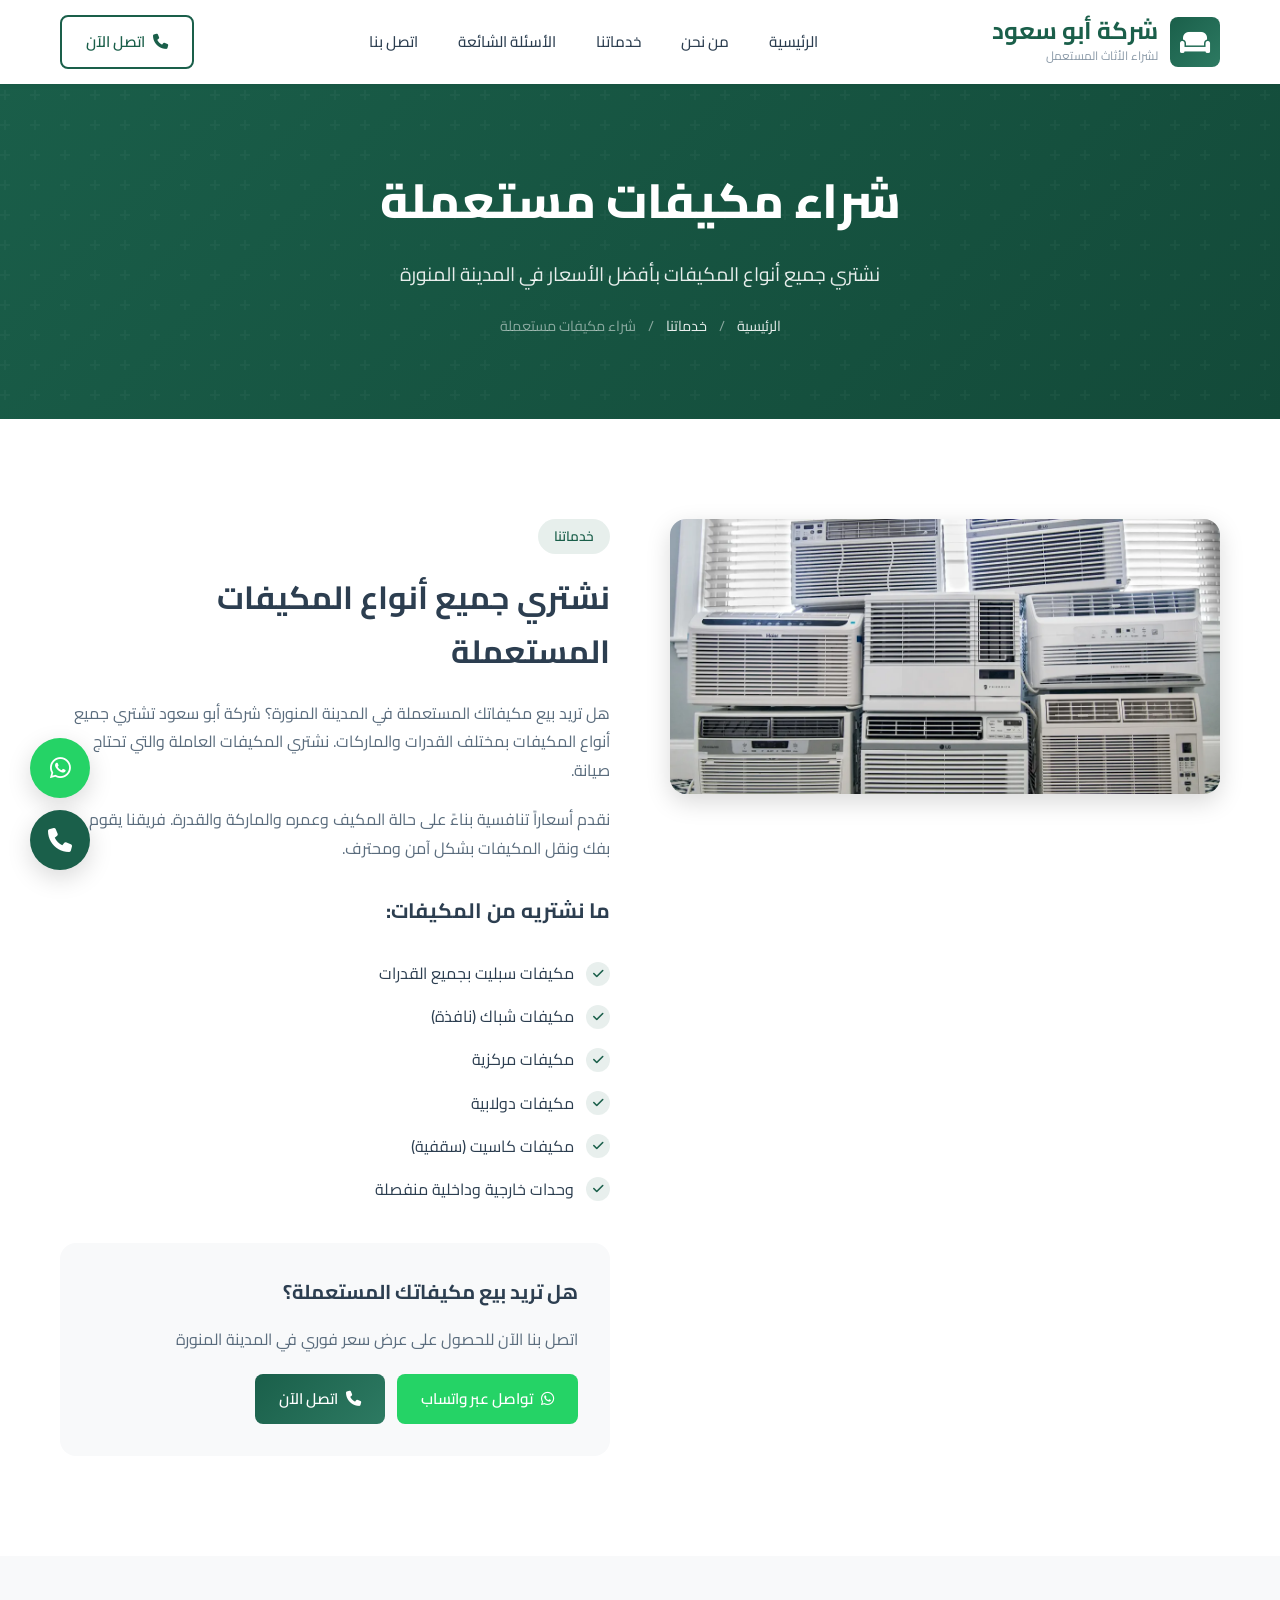
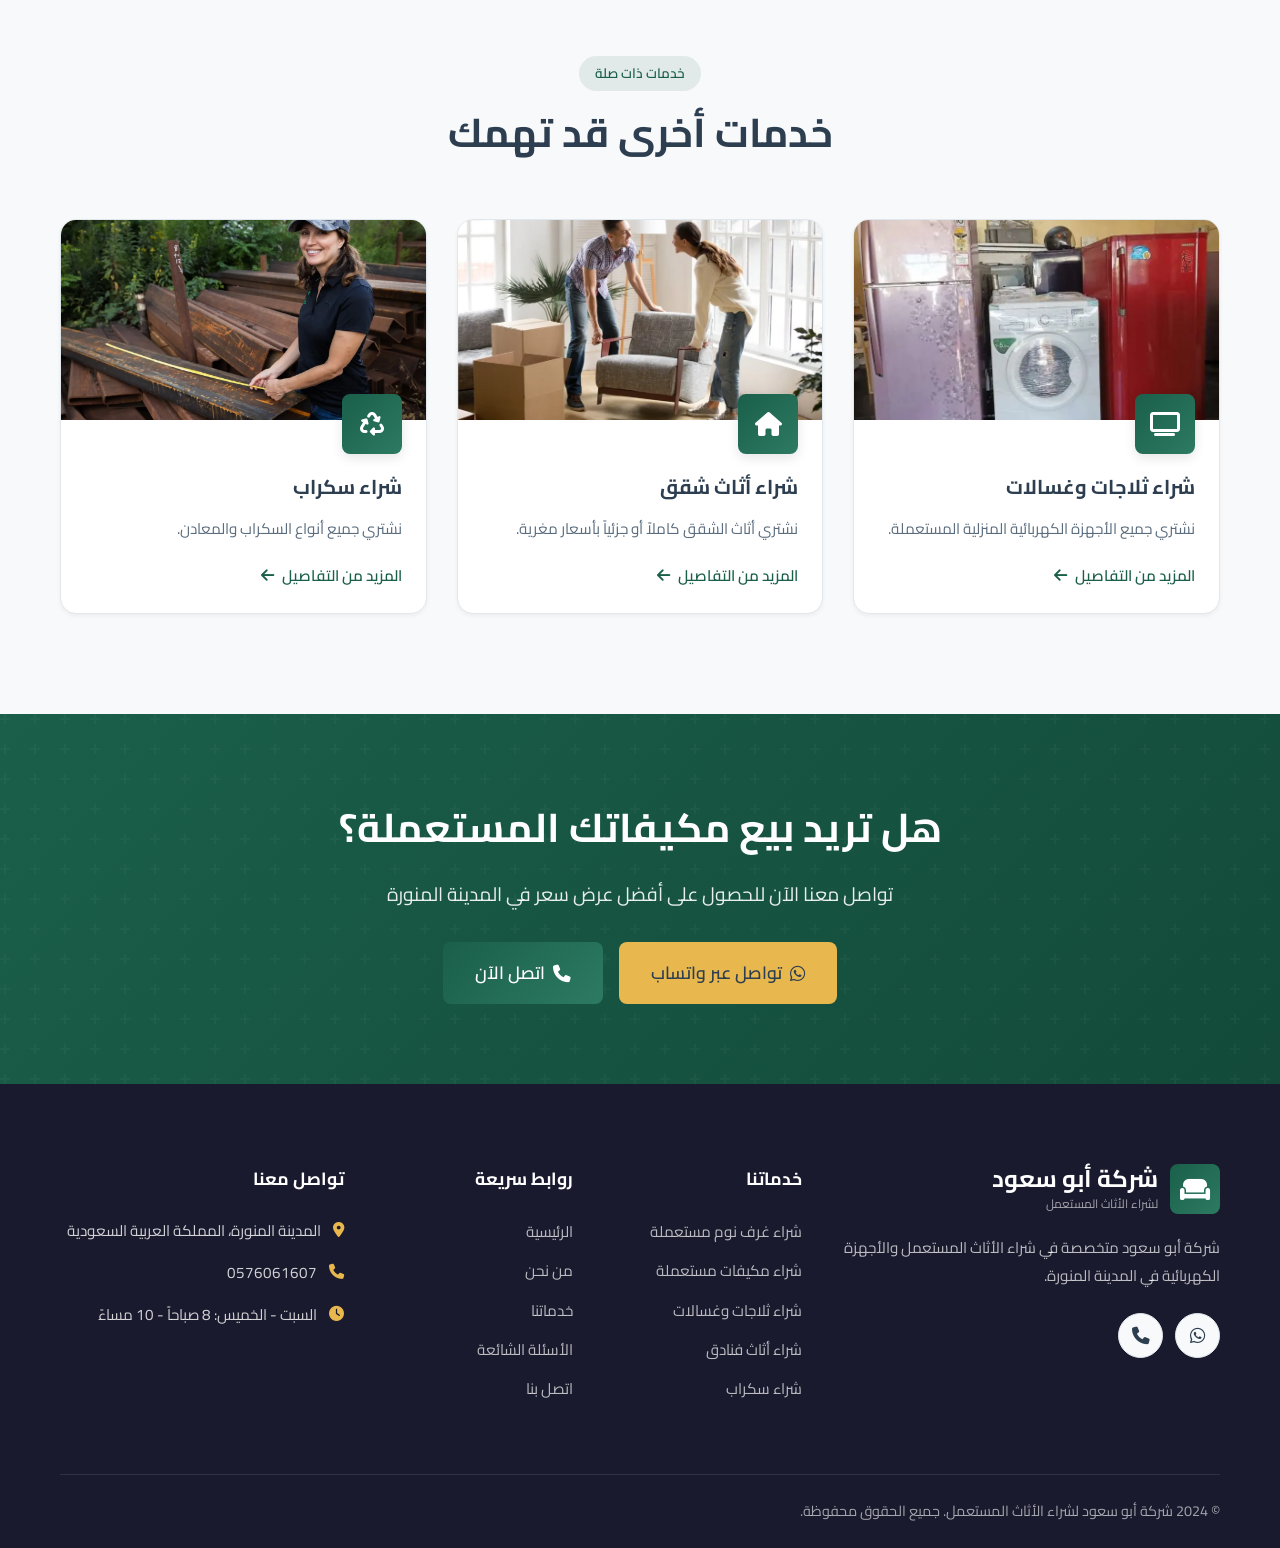
<file: pages/air-conditioners.html>
<!DOCTYPE html>

<html dir="rtl" lang="ar">
<head>
<meta charset="utf-8"/>
<meta content="width=device-width, initial-scale=1.0" name="viewport"/>
<meta content="شراء مكيفات مستعملة في المدينة المنورة - شركة أبو سعود تشتري جميع أنواع المكيفات السبليت والشباك والمركزية بأفضل الأسعار." name="description"/>
<meta content="شراء مكيفات مستعملة, شراء مكيفات المدينة المنورة, بيع مكيف مستعمل, شراء مكيف سبليت, شراء مكيف شباك" name="keywords"/>
<meta content="شركة أبو سعود لشراء الأثاث المستعمل" name="author"/>
<meta content="index, follow" name="robots"/>
<meta content="#1a5f4a" name="theme-color"/>
<link href="https://abusaud-furniture.com/pages/air-conditioners.html" rel="canonical"/>
<link href="https://abusaud-furniture.com/pages/air-conditioners.html" hreflang="ar" rel="alternate"/>
<meta content="شراء مكيفات مستعملة في المدينة المنورة | شركة أبو سعود" property="og:title"/>
<meta content="نشتري جميع أنواع المكيفات السبليت والشباك والمركزية بأفضل الأسعار في المدينة المنورة." property="og:description"/>
<meta content="https://abusaud-furniture.com/images/air-conditioners.webp" property="og:image"/>
<meta content="https://abusaud-furniture.com/pages/air-conditioners.html" property="og:url"/>
<meta content="website" property="og:type"/>
<meta content="ar_SA" property="og:locale"/>
<meta content="شركة أبو سعود لشراء الأثاث المستعمل" property="og:site_name"/>
<meta content="summary_large_image" name="twitter:card"/>
<meta content="شراء مكيفات مستعملة في المدينة المنورة" name="twitter:title"/>
<meta content="نشتري جميع أنواع المكيفات بأفضل الأسعار." name="twitter:description"/>
<meta content="https://abusaud-furniture.com/images/air-conditioners.webp" name="twitter:image"/>
<link href="../images/favicon-32x32.png" rel="icon" sizes="32x32" type="image/png"/>
<link href="../images/favicon-16x16.png" rel="icon" sizes="16x16" type="image/png"/>
<link href="../images/apple-touch-icon.png" rel="apple-touch-icon" sizes="180x180"/>
<title>شراء مكيفات مستعملة في المدينة المنورة | شركة أبو سعود</title>
<link href="https://fonts.googleapis.com" rel="preconnect"/>
<link crossorigin="" href="https://fonts.gstatic.com" rel="preconnect"/>
<link href="https://fonts.googleapis.com/css2?family=Cairo:wght@400;500;600;700;800&amp;display=swap" rel="stylesheet"/>
<link href="https://cdnjs.cloudflare.com/ajax/libs/font-awesome/6.4.0/css/all.min.css" rel="stylesheet"/>
<link href="../css/style.css" rel="stylesheet"/>
<style>body { font-family: 'Cairo', sans-serif; }</style>
<script type="application/ld+json">
    {"@context": "https://schema.org", "@type": "Service", "name": "شراء مكيفات مستعملة في المدينة المنورة", "description": "نشتري جميع أنواع المكيفات السبليت والشباك والمركزية بأفضل الأسعار", "provider": {"@type": "LocalBusiness", "name": "شركة أبو سعود", "address": {"@type": "PostalAddress", "addressLocality": "المدينة المنورة", "addressCountry": "SA"}}, "areaServed": "المدينة المنورة", "serviceType": "شراء مكيفات مستعملة"}
    </script>
</head>
<body>
<header class="header">
<div class="container">
<div class="header-inner">
<a class="logo" href="../index.html">
<div class="logo-icon"><i class="fas fa-couch"></i></div>
<div class="logo-text">
<span class="logo-title">شركة أبو سعود</span>
<span class="logo-subtitle">لشراء الأثاث المستعمل</span>
</div>
</a>
<nav class="nav-menu">
<a class="nav-link" href="../index.html">الرئيسية</a>
<a class="nav-link" href="about.html">من نحن</a>
<a class="nav-link" href="services.html">خدماتنا</a>
<a class="nav-link" href="faq.html">الأسئلة الشائعة</a>
<a class="nav-link" href="contact.html">اتصل بنا</a>
</nav>
<div class="header-cta">
<a class="btn btn-outline" href="tel:+966576061607"><i class="fas fa-phone"></i><span>اتصل الآن</span></a>
</div>
<button aria-label="فتح القائمة" class="menu-toggle"><span></span><span></span><span></span></button>
</div>
</div>
</header>
<section class="page-header">
<div class="container">
<div class="page-header-content">
<h1 class="page-title">شراء مكيفات مستعملة</h1>
<p class="page-description">نشتري جميع أنواع المكيفات بأفضل الأسعار في المدينة المنورة</p>
<div class="breadcrumbs">
<a href="../index.html">الرئيسية</a><span>/</span><a href="services.html">خدماتنا</a><span>/</span><span>شراء مكيفات مستعملة</span>
</div>
</div>
</div>
</section>
<section class="section">
<div class="container">
<div class="service-detail-grid">
<div class="service-detail-image animate-on-scroll">
<img alt="شراء مكيفات مستعملة في المدينة المنورة - شراء اثاث مستعمل في المدينة المنورة" height="400" src="../images/air-conditioners.webp" width="600"/>
</div>
<div class="service-detail-content animate-on-scroll">
<span class="section-label">خدماتنا</span>
<h2>نشتري جميع أنواع المكيفات المستعملة</h2>
<p>هل تريد بيع مكيفاتك المستعملة في المدينة المنورة؟ شركة أبو سعود تشتري جميع أنواع المكيفات بمختلف القدرات والماركات. نشتري المكيفات العاملة والتي تحتاج صيانة.</p>
<p>نقدم أسعاراً تنافسية بناءً على حالة المكيف وعمره والماركة والقدرة. فريقنا يقوم بفك ونقل المكيفات بشكل آمن ومحترف.</p>
<h3 style="margin-top: 30px; margin-bottom: 16px; font-size: 1.3rem;">ما نشتريه من المكيفات:</h3>
<ul class="service-features-list">
<li><i class="fas fa-check"></i><span>مكيفات سبليت بجميع القدرات</span></li>
<li><i class="fas fa-check"></i><span>مكيفات شباك (نافذة)</span></li>
<li><i class="fas fa-check"></i><span>مكيفات مركزية</span></li>
<li><i class="fas fa-check"></i><span>مكيفات دولابية</span></li>
<li><i class="fas fa-check"></i><span>مكيفات كاسيت (سقفية)</span></li>
<li><i class="fas fa-check"></i><span>وحدات خارجية وداخلية منفصلة</span></li>
</ul>
<div class="service-cta-box">
<h3>هل تريد بيع مكيفاتك المستعملة؟</h3>
<p>اتصل بنا الآن للحصول على عرض سعر فوري في المدينة المنورة</p>
<div style="display: flex; gap: 12px; flex-wrap: wrap;">
<a class="btn btn-whatsapp" href="https://wa.me/966576061607" target="_blank"><i class="fab fa-whatsapp"></i><span>تواصل عبر واتساب</span></a>
<a class="btn btn-primary" href="tel:+966576061607"><i class="fas fa-phone"></i><span>اتصل الآن</span></a>
</div>
</div>
</div>
</div>
</div>
</section>
<section class="section related-services">
<div class="container">
<div class="section-header animate-on-scroll">
<span class="section-label">خدمات ذات صلة</span>
<h2 class="section-title">خدمات أخرى قد تهمك</h2>
</div>
<div class="services-grid">
<article class="service-card animate-on-scroll">
<div class="service-image"><img alt="شراء ثلاجات وغسالات - شراء اثاث مستعمل في المدينة المنورة" height="200" src="../images/appliances.webp" width="400"/></div>
<div class="service-content">
<div class="service-icon"><i class="fas fa-tv"></i></div>
<h3 class="service-title">شراء ثلاجات وغسالات</h3>
<p class="service-description">نشتري جميع الأجهزة الكهربائية المنزلية المستعملة.</p>
<a class="service-link" href="appliances.html"><span>المزيد من التفاصيل</span><i class="fas fa-arrow-left"></i></a>
</div>
</article>
<article class="service-card animate-on-scroll">
<div class="service-image"><img alt="شراء أثاث شقق - شراء اثاث مستعمل في المدينة المنورة" height="200" src="../images/apartment-furniture.webp" width="400"/></div>
<div class="service-content">
<div class="service-icon"><i class="fas fa-home"></i></div>
<h3 class="service-title">شراء أثاث شقق</h3>
<p class="service-description">نشتري أثاث الشقق كاملاً أو جزئياً بأسعار مغرية.</p>
<a class="service-link" href="apartment-furniture.html"><span>المزيد من التفاصيل</span><i class="fas fa-arrow-left"></i></a>
</div>
</article>
<article class="service-card animate-on-scroll">
<div class="service-image"><img alt="شراء سكراب - شراء اثاث مستعمل في المدينة المنورة" height="200" loading="lazy" src="../images/scrap-metal.webp" width="400"/></div>
<div class="service-content">
<div class="service-icon"><i class="fas fa-recycle"></i></div>
<h3 class="service-title">شراء سكراب</h3>
<p class="service-description">نشتري جميع أنواع السكراب والمعادن.</p>
<a class="service-link" href="scrap.html"><span>المزيد من التفاصيل</span><i class="fas fa-arrow-left"></i></a>
</div>
</article>
</div>
</div>
</section>
<section class="cta-section">
<div class="container">
<div class="cta-content">
<h2 class="cta-title">هل تريد بيع مكيفاتك المستعملة؟</h2>
<p class="cta-description">تواصل معنا الآن للحصول على أفضل عرض سعر في المدينة المنورة</p>
<div class="cta-buttons">
<a class="btn btn-secondary btn-large" href="https://wa.me/966576061607" target="_blank"><i class="fab fa-whatsapp"></i><span>تواصل عبر واتساب</span></a>
<a class="btn btn-primary btn-large" href="tel:+966576061607"><i class="fas fa-phone"></i><span>اتصل الآن</span></a>
</div>
</div>
</div>
</section>
<footer class="footer">
<div class="container">
<div class="footer-grid">
<div>
<div class="footer-logo">
<a class="logo" href="../index.html">
<div class="logo-icon"><i class="fas fa-couch"></i></div>
<div class="logo-text"><span class="logo-title">شركة أبو سعود</span><span class="logo-subtitle">لشراء الأثاث المستعمل</span></div>
</a>
</div>
<p class="footer-description">شركة أبو سعود متخصصة في شراء الأثاث المستعمل والأجهزة الكهربائية في المدينة المنورة.</p>
<div class="contact-social">
<a class="social-link" href="https://wa.me/966576061607" target="_blank"><i class="fab fa-whatsapp"></i></a>
<a class="social-link" href="tel:+966576061607"><i class="fas fa-phone"></i></a>
</div>
</div>
<div>
<h4 class="footer-title">خدماتنا</h4>
<ul class="footer-links">
<li><a href="bedroom-furniture.html">شراء غرف نوم مستعملة</a></li>
<li><a href="air-conditioners.html">شراء مكيفات مستعملة</a></li>
<li><a href="appliances.html">شراء ثلاجات وغسالات</a></li>
<li><a href="hotel-furniture.html">شراء أثاث فنادق</a></li>
<li><a href="scrap.html">شراء سكراب</a></li>
</ul>
</div>
<div>
<h4 class="footer-title">روابط سريعة</h4>
<ul class="footer-links">
<li><a href="../index.html">الرئيسية</a></li>
<li><a href="about.html">من نحن</a></li>
<li><a href="services.html">خدماتنا</a></li>
<li><a href="faq.html">الأسئلة الشائعة</a></li>
<li><a href="contact.html">اتصل بنا</a></li>
</ul>
</div>
<div>
<h4 class="footer-title">تواصل معنا</h4>
<ul class="footer-contact">
<li><i class="fas fa-map-marker-alt"></i><span>المدينة المنورة، المملكة العربية السعودية</span></li>
<li><i class="fas fa-phone"></i><span>0576061607</span></li>
<li><i class="fas fa-clock"></i><span>السبت - الخميس: 8 صباحاً - 10 مساءً</span></li>
</ul>
</div>
</div>
<div class="footer-bottom">
<p class="footer-copyright">© 2024 شركة أبو سعود لشراء الأثاث المستعمل. جميع الحقوق محفوظة.</p>
</div>
</div>
</footer>
<div class="floating-buttons">
<a class="floating-btn whatsapp" href="https://wa.me/966576061607" target="_blank"><i class="fab fa-whatsapp"></i></a>
<a class="floating-btn phone" href="tel:+966576061607"><i class="fas fa-phone"></i></a>
</div>
<script src="../js/main.js"></script>
</body>
</html>
</file>
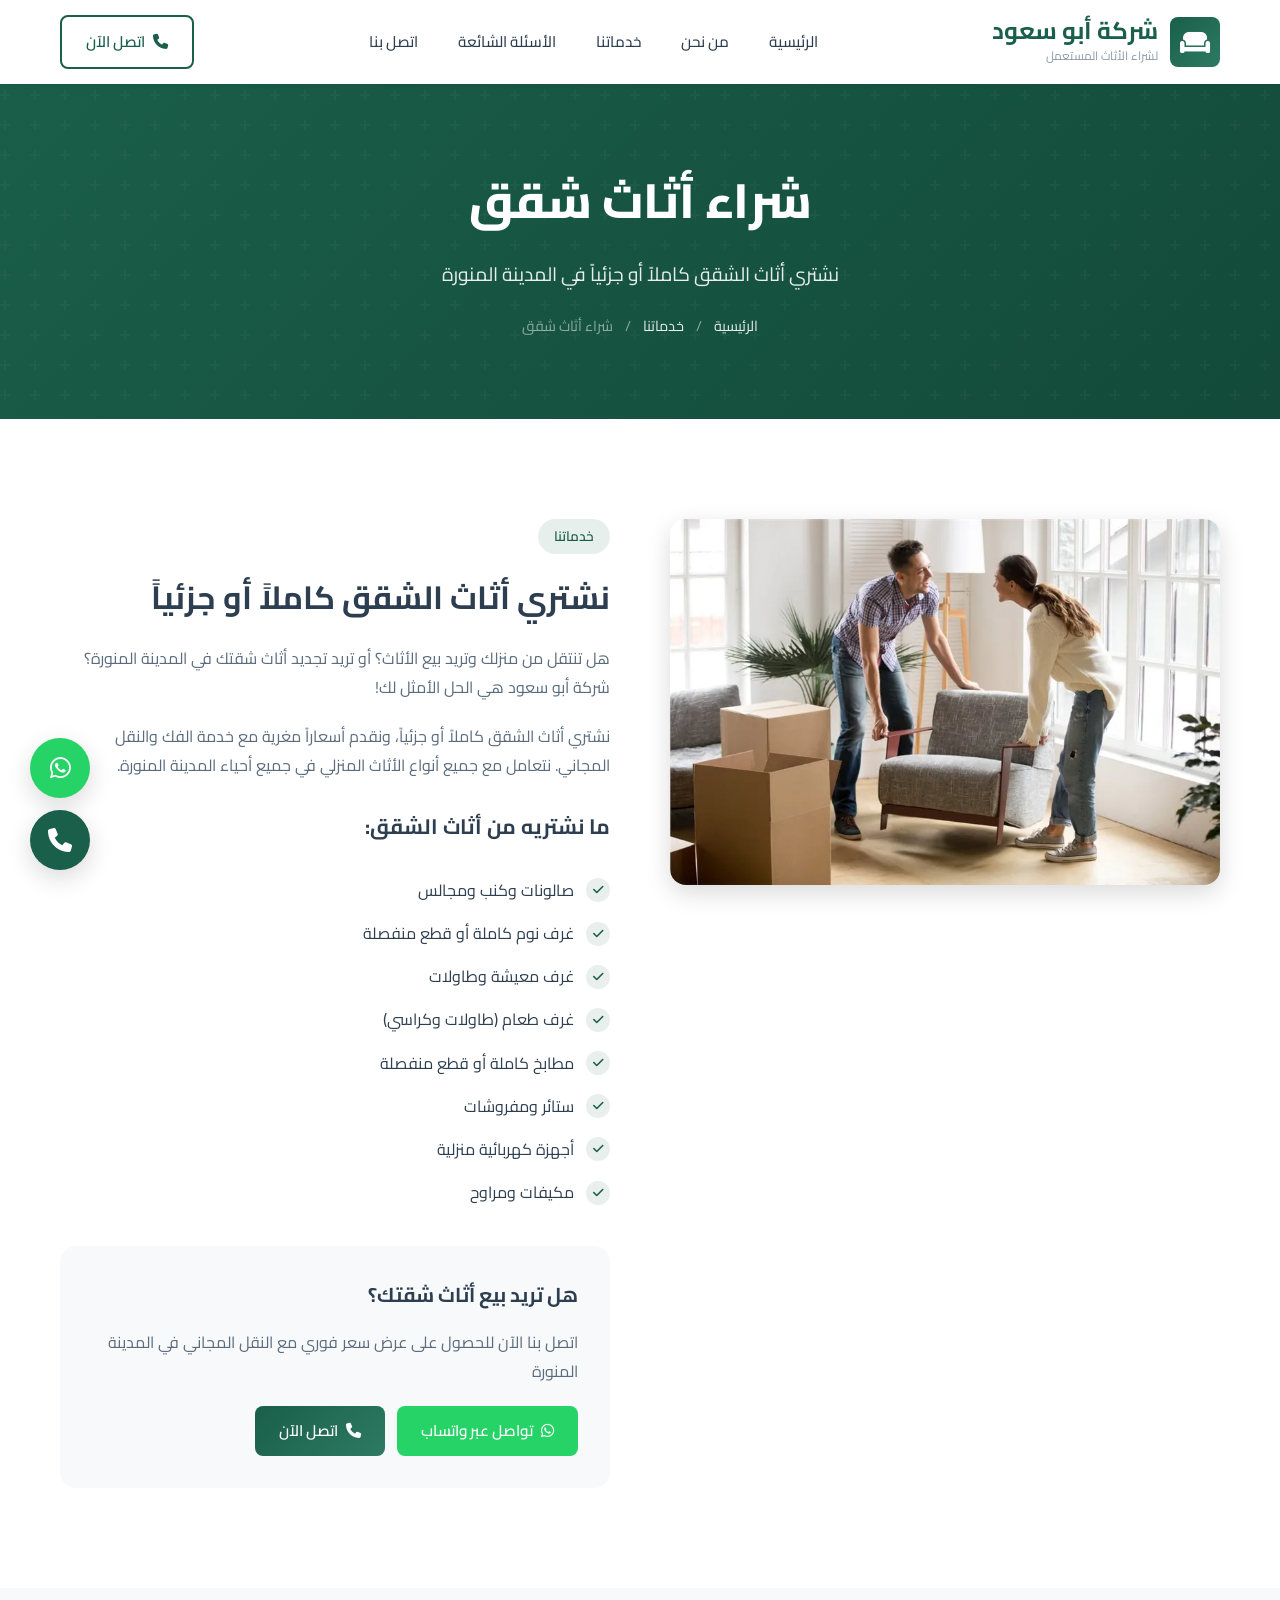
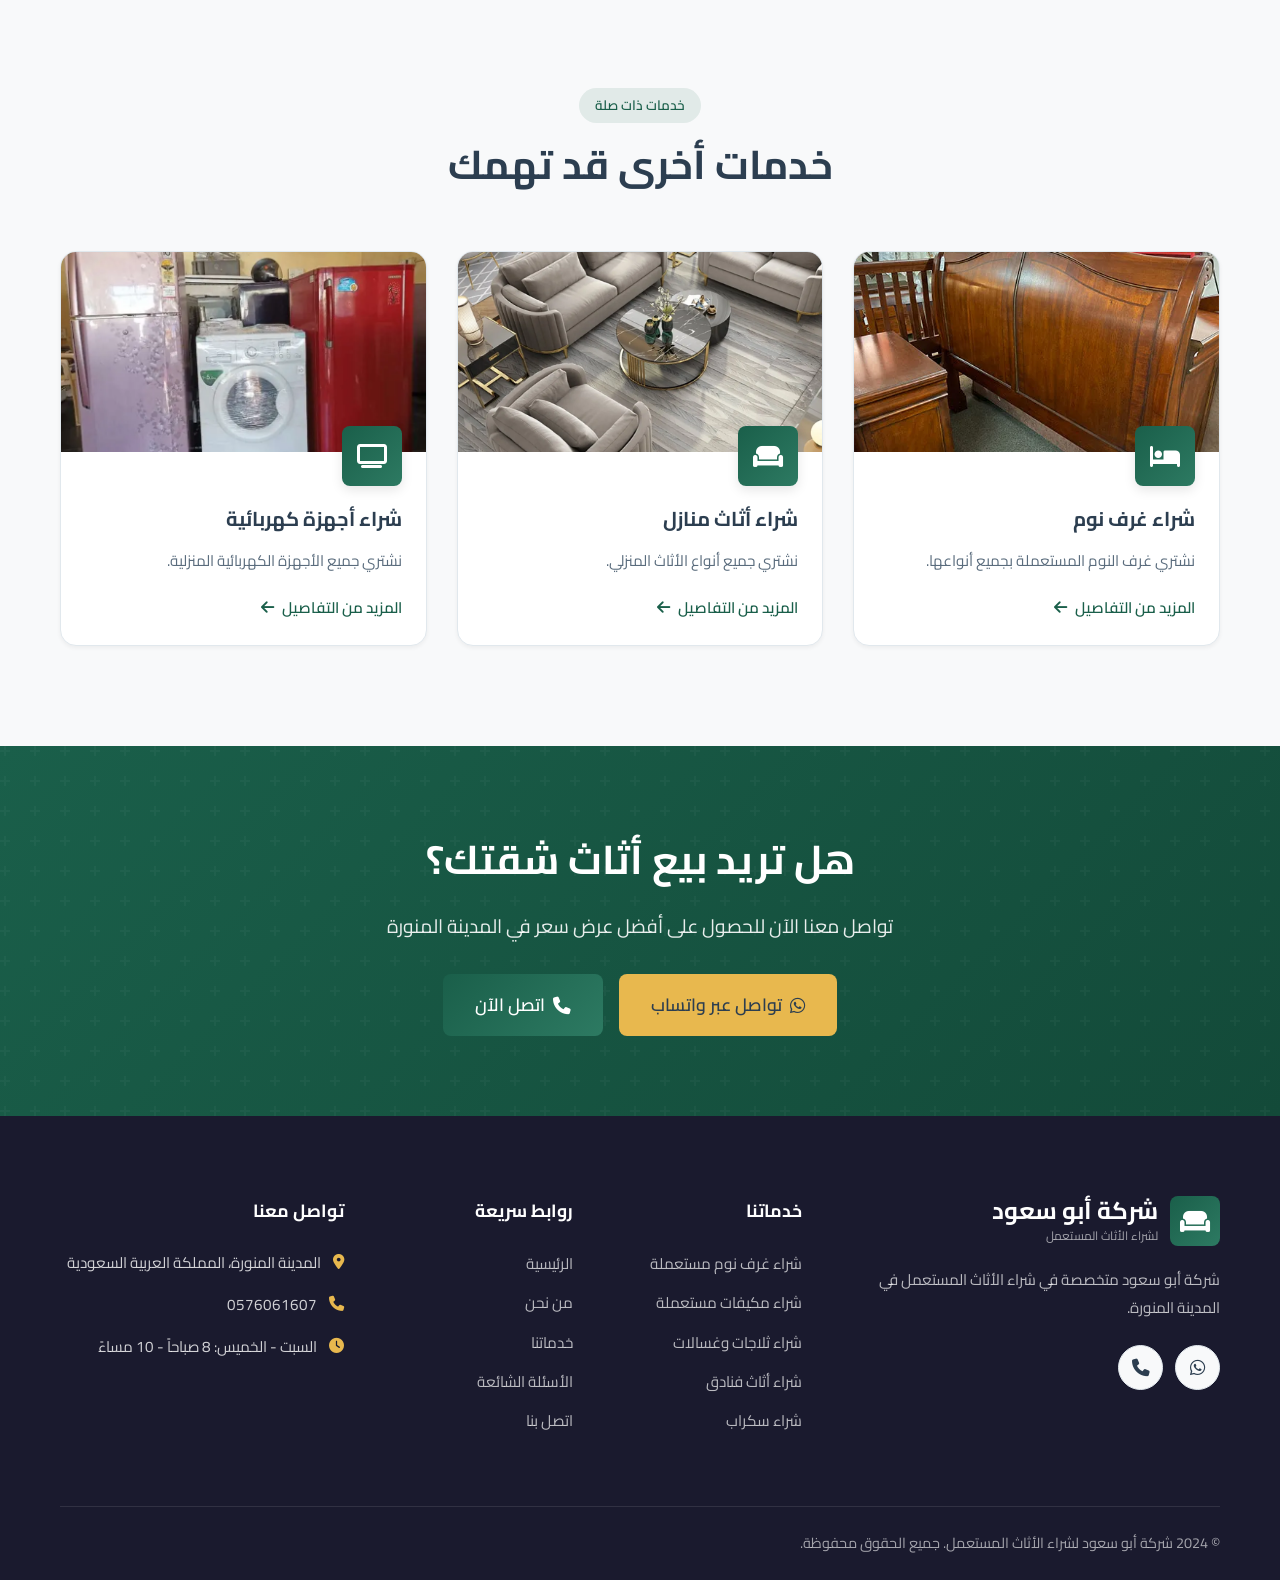
<file: pages/apartment-furniture.html>
<!DOCTYPE html>

<html dir="rtl" lang="ar">
<head>
<meta charset="utf-8"/>
<meta content="width=device-width, initial-scale=1.0" name="viewport"/>
<meta content="شراء أثاث شقق في المدينة المنورة - شركة أبو سعود تشتري أثاث الشقق كاملاً أو جزئياً بأفضل الأسعار مع النقل المجاني." name="description"/>
<meta content="شراء أثاث شقق, بيع أثاث شقة, شراء عفش مستعمل, شراء أثاث بيت, المدينة المنورة" name="keywords"/>
<meta content="شركة أبو سعود لشراء الأثاث المستعمل" name="author"/>
<meta content="index, follow" name="robots"/>
<meta content="#1a5f4a" name="theme-color"/>
<link href="https://abusaud-furniture.com/pages/apartment-furniture.html" rel="canonical"/>
<link href="https://abusaud-furniture.com/pages/apartment-furniture.html" hreflang="ar" rel="alternate"/>
<meta content="شراء أثاث شقق في المدينة المنورة | شركة أبو سعود" property="og:title"/>
<meta content="نشتري أثاث الشقق كاملاً أو جزئياً بأفضل الأسعار مع النقل المجاني في المدينة المنورة." property="og:description"/>
<meta content="https://abusaud-furniture.com/images/apartment-furniture.webp" property="og:image"/>
<meta content="https://abusaud-furniture.com/pages/apartment-furniture.html" property="og:url"/>
<meta content="website" property="og:type"/>
<meta content="ar_SA" property="og:locale"/>
<meta content="شركة أبو سعود لشراء الأثاث المستعمل" property="og:site_name"/>
<meta content="summary_large_image" name="twitter:card"/>
<meta content="شراء أثاث شقق في المدينة المنورة" name="twitter:title"/>
<meta content="نشتري أثاث الشقق كاملاً أو جزئياً بأفضل الأسعار." name="twitter:description"/>
<meta content="https://abusaud-furniture.com/images/apartment-furniture.webp" name="twitter:image"/>
<link href="../images/favicon-32x32.png" rel="icon" sizes="32x32" type="image/png"/>
<link href="../images/favicon-16x16.png" rel="icon" sizes="16x16" type="image/png"/>
<link href="../images/apple-touch-icon.png" rel="apple-touch-icon" sizes="180x180"/>
<title>شراء أثاث شقق في المدينة المنورة | شركة أبو سعود</title>
<link href="https://fonts.googleapis.com" rel="preconnect"/>
<link crossorigin="" href="https://fonts.gstatic.com" rel="preconnect"/>
<link href="https://fonts.googleapis.com/css2?family=Cairo:wght@400;500;600;700;800&amp;display=swap" rel="stylesheet"/>
<link href="https://cdnjs.cloudflare.com/ajax/libs/font-awesome/6.4.0/css/all.min.css" rel="stylesheet"/>
<link href="../css/style.css" rel="stylesheet"/>
<style>body { font-family: 'Cairo', sans-serif; }</style>
<script type="application/ld+json">
    {"@context": "https://schema.org", "@type": "Service", "name": "شراء أثاث شقق في المدينة المنورة", "description": "نشتري أثاث الشقق كاملاً أو جزئياً بأفضل الأسعار", "provider": {"@type": "LocalBusiness", "name": "شركة أبو سعود", "address": {"@type": "PostalAddress", "addressLocality": "المدينة المنورة", "addressCountry": "SA"}}, "areaServed": "المدينة المنورة", "serviceType": "شراء أثاث شقق"}
    </script>
</head>
<body>
<header class="header">
<div class="container">
<div class="header-inner">
<a class="logo" href="../index.html">
<div class="logo-icon"><i class="fas fa-couch"></i></div>
<div class="logo-text"><span class="logo-title">شركة أبو سعود</span><span class="logo-subtitle">لشراء الأثاث المستعمل</span></div>
</a>
<nav class="nav-menu">
<a class="nav-link" href="../index.html">الرئيسية</a>
<a class="nav-link" href="about.html">من نحن</a>
<a class="nav-link" href="services.html">خدماتنا</a>
<a class="nav-link" href="faq.html">الأسئلة الشائعة</a>
<a class="nav-link" href="contact.html">اتصل بنا</a>
</nav>
<div class="header-cta">
<a class="btn btn-outline" href="tel:+966576061607"><i class="fas fa-phone"></i><span>اتصل الآن</span></a>
</div>
<button aria-label="فتح القائمة" class="menu-toggle"><span></span><span></span><span></span></button>
</div>
</div>
</header>
<section class="page-header">
<div class="container">
<div class="page-header-content">
<h1 class="page-title">شراء أثاث شقق</h1>
<p class="page-description">نشتري أثاث الشقق كاملاً أو جزئياً في المدينة المنورة</p>
<div class="breadcrumbs">
<a href="../index.html">الرئيسية</a><span>/</span><a href="services.html">خدماتنا</a><span>/</span><span>شراء أثاث شقق</span>
</div>
</div>
</div>
</section>
<section class="section">
<div class="container">
<div class="service-detail-grid">
<div class="service-detail-image animate-on-scroll">
<img alt="شراء أثاث شقق في المدينة المنورة - شراء اثاث مستعمل في المدينة المنورة" height="400" src="../images/apartment-furniture.webp" width="600"/>
</div>
<div class="service-detail-content animate-on-scroll">
<span class="section-label">خدماتنا</span>
<h2>نشتري أثاث الشقق كاملاً أو جزئياً</h2>
<p>هل تنتقل من منزلك وتريد بيع الأثاث؟ أو تريد تجديد أثاث شقتك في المدينة المنورة؟ شركة أبو سعود هي الحل الأمثل لك!</p>
<p>نشتري أثاث الشقق كاملاً أو جزئياً، ونقدم أسعاراً مغرية مع خدمة الفك والنقل المجاني. نتعامل مع جميع أنواع الأثاث المنزلي في جميع أحياء المدينة المنورة.</p>
<h3 style="margin-top: 30px; margin-bottom: 16px; font-size: 1.3rem;">ما نشتريه من أثاث الشقق:</h3>
<ul class="service-features-list">
<li><i class="fas fa-check"></i><span>صالونات وكنب ومجالس</span></li>
<li><i class="fas fa-check"></i><span>غرف نوم كاملة أو قطع منفصلة</span></li>
<li><i class="fas fa-check"></i><span>غرف معيشة وطاولات</span></li>
<li><i class="fas fa-check"></i><span>غرف طعام (طاولات وكراسي)</span></li>
<li><i class="fas fa-check"></i><span>مطابخ كاملة أو قطع منفصلة</span></li>
<li><i class="fas fa-check"></i><span>ستائر ومفروشات</span></li>
<li><i class="fas fa-check"></i><span>أجهزة كهربائية منزلية</span></li>
<li><i class="fas fa-check"></i><span>مكيفات ومراوح</span></li>
</ul>
<div class="service-cta-box">
<h3>هل تريد بيع أثاث شقتك؟</h3>
<p>اتصل بنا الآن للحصول على عرض سعر فوري مع النقل المجاني في المدينة المنورة</p>
<div style="display: flex; gap: 12px; flex-wrap: wrap;">
<a class="btn btn-whatsapp" href="https://wa.me/966576061607" target="_blank"><i class="fab fa-whatsapp"></i><span>تواصل عبر واتساب</span></a>
<a class="btn btn-primary" href="tel:+966576061607"><i class="fas fa-phone"></i><span>اتصل الآن</span></a>
</div>
</div>
</div>
</div>
</div>
</section>
<section class="section related-services">
<div class="container">
<div class="section-header animate-on-scroll">
<span class="section-label">خدمات ذات صلة</span>
<h2 class="section-title">خدمات أخرى قد تهمك</h2>
</div>
<div class="services-grid">
<article class="service-card animate-on-scroll">
<div class="service-image"><img alt="شراء غرف نوم - شراء اثاث مستعمل في المدينة المنورة" height="200" src="../images/bedroom-furniture.webp" width="400"/></div>
<div class="service-content">
<div class="service-icon"><i class="fas fa-bed"></i></div>
<h3 class="service-title">شراء غرف نوم</h3>
<p class="service-description">نشتري غرف النوم المستعملة بجميع أنواعها.</p>
<a class="service-link" href="bedroom-furniture.html"><span>المزيد من التفاصيل</span><i class="fas fa-arrow-left"></i></a>
</div>
</article>
<article class="service-card animate-on-scroll">
<div class="service-image"><img alt="شراء أثاث صالونات - شراء اثاث مستعمل في المدينة المنورة" height="200" src="../images/living-room.webp" width="400"/></div>
<div class="service-content">
<div class="service-icon"><i class="fas fa-couch"></i></div>
<h3 class="service-title">شراء أثاث منازل</h3>
<p class="service-description">نشتري جميع أنواع الأثاث المنزلي.</p>
<a class="service-link" href="services.html"><span>المزيد من التفاصيل</span><i class="fas fa-arrow-left"></i></a>
</div>
</article>
<article class="service-card animate-on-scroll">
<div class="service-image"><img alt="شراء أجهزة كهربائية - شراء اثاث مستعمل في المدينة المنورة" height="200" loading="lazy" src="../images/appliances.webp" width="400"/></div>
<div class="service-content">
<div class="service-icon"><i class="fas fa-tv"></i></div>
<h3 class="service-title">شراء أجهزة كهربائية</h3>
<p class="service-description">نشتري جميع الأجهزة الكهربائية المنزلية.</p>
<a class="service-link" href="appliances.html"><span>المزيد من التفاصيل</span><i class="fas fa-arrow-left"></i></a>
</div>
</article>
</div>
</div>
</section>
<section class="cta-section">
<div class="container">
<div class="cta-content">
<h2 class="cta-title">هل تريد بيع أثاث شقتك؟</h2>
<p class="cta-description">تواصل معنا الآن للحصول على أفضل عرض سعر في المدينة المنورة</p>
<div class="cta-buttons">
<a class="btn btn-secondary btn-large" href="https://wa.me/966576061607" target="_blank"><i class="fab fa-whatsapp"></i><span>تواصل عبر واتساب</span></a>
<a class="btn btn-primary btn-large" href="tel:+966576061607"><i class="fas fa-phone"></i><span>اتصل الآن</span></a>
</div>
</div>
</div>
</section>
<footer class="footer">
<div class="container">
<div class="footer-grid">
<div>
<div class="footer-logo">
<a class="logo" href="../index.html">
<div class="logo-icon"><i class="fas fa-couch"></i></div>
<div class="logo-text"><span class="logo-title">شركة أبو سعود</span><span class="logo-subtitle">لشراء الأثاث المستعمل</span></div>
</a>
</div>
<p class="footer-description">شركة أبو سعود متخصصة في شراء الأثاث المستعمل في المدينة المنورة.</p>
<div class="contact-social">
<a class="social-link" href="https://wa.me/966576061607" target="_blank"><i class="fab fa-whatsapp"></i></a>
<a class="social-link" href="tel:+966576061607"><i class="fas fa-phone"></i></a>
</div>
</div>
<div>
<h4 class="footer-title">خدماتنا</h4>
<ul class="footer-links">
<li><a href="bedroom-furniture.html">شراء غرف نوم مستعملة</a></li>
<li><a href="air-conditioners.html">شراء مكيفات مستعملة</a></li>
<li><a href="appliances.html">شراء ثلاجات وغسالات</a></li>
<li><a href="hotel-furniture.html">شراء أثاث فنادق</a></li>
<li><a href="scrap.html">شراء سكراب</a></li>
</ul>
</div>
<div>
<h4 class="footer-title">روابط سريعة</h4>
<ul class="footer-links">
<li><a href="../index.html">الرئيسية</a></li>
<li><a href="about.html">من نحن</a></li>
<li><a href="services.html">خدماتنا</a></li>
<li><a href="faq.html">الأسئلة الشائعة</a></li>
<li><a href="contact.html">اتصل بنا</a></li>
</ul>
</div>
<div>
<h4 class="footer-title">تواصل معنا</h4>
<ul class="footer-contact">
<li><i class="fas fa-map-marker-alt"></i><span>المدينة المنورة، المملكة العربية السعودية</span></li>
<li><i class="fas fa-phone"></i><span>0576061607</span></li>
<li><i class="fas fa-clock"></i><span>السبت - الخميس: 8 صباحاً - 10 مساءً</span></li>
</ul>
</div>
</div>
<div class="footer-bottom">
<p class="footer-copyright">© 2024 شركة أبو سعود لشراء الأثاث المستعمل. جميع الحقوق محفوظة.</p>
</div>
</div>
</footer>
<div class="floating-buttons">
<a class="floating-btn whatsapp" href="https://wa.me/966576061607" target="_blank"><i class="fab fa-whatsapp"></i></a>
<a class="floating-btn phone" href="tel:+966576061607"><i class="fas fa-phone"></i></a>
</div>
<script src="../js/main.js"></script>
</body>
</html>
</file>
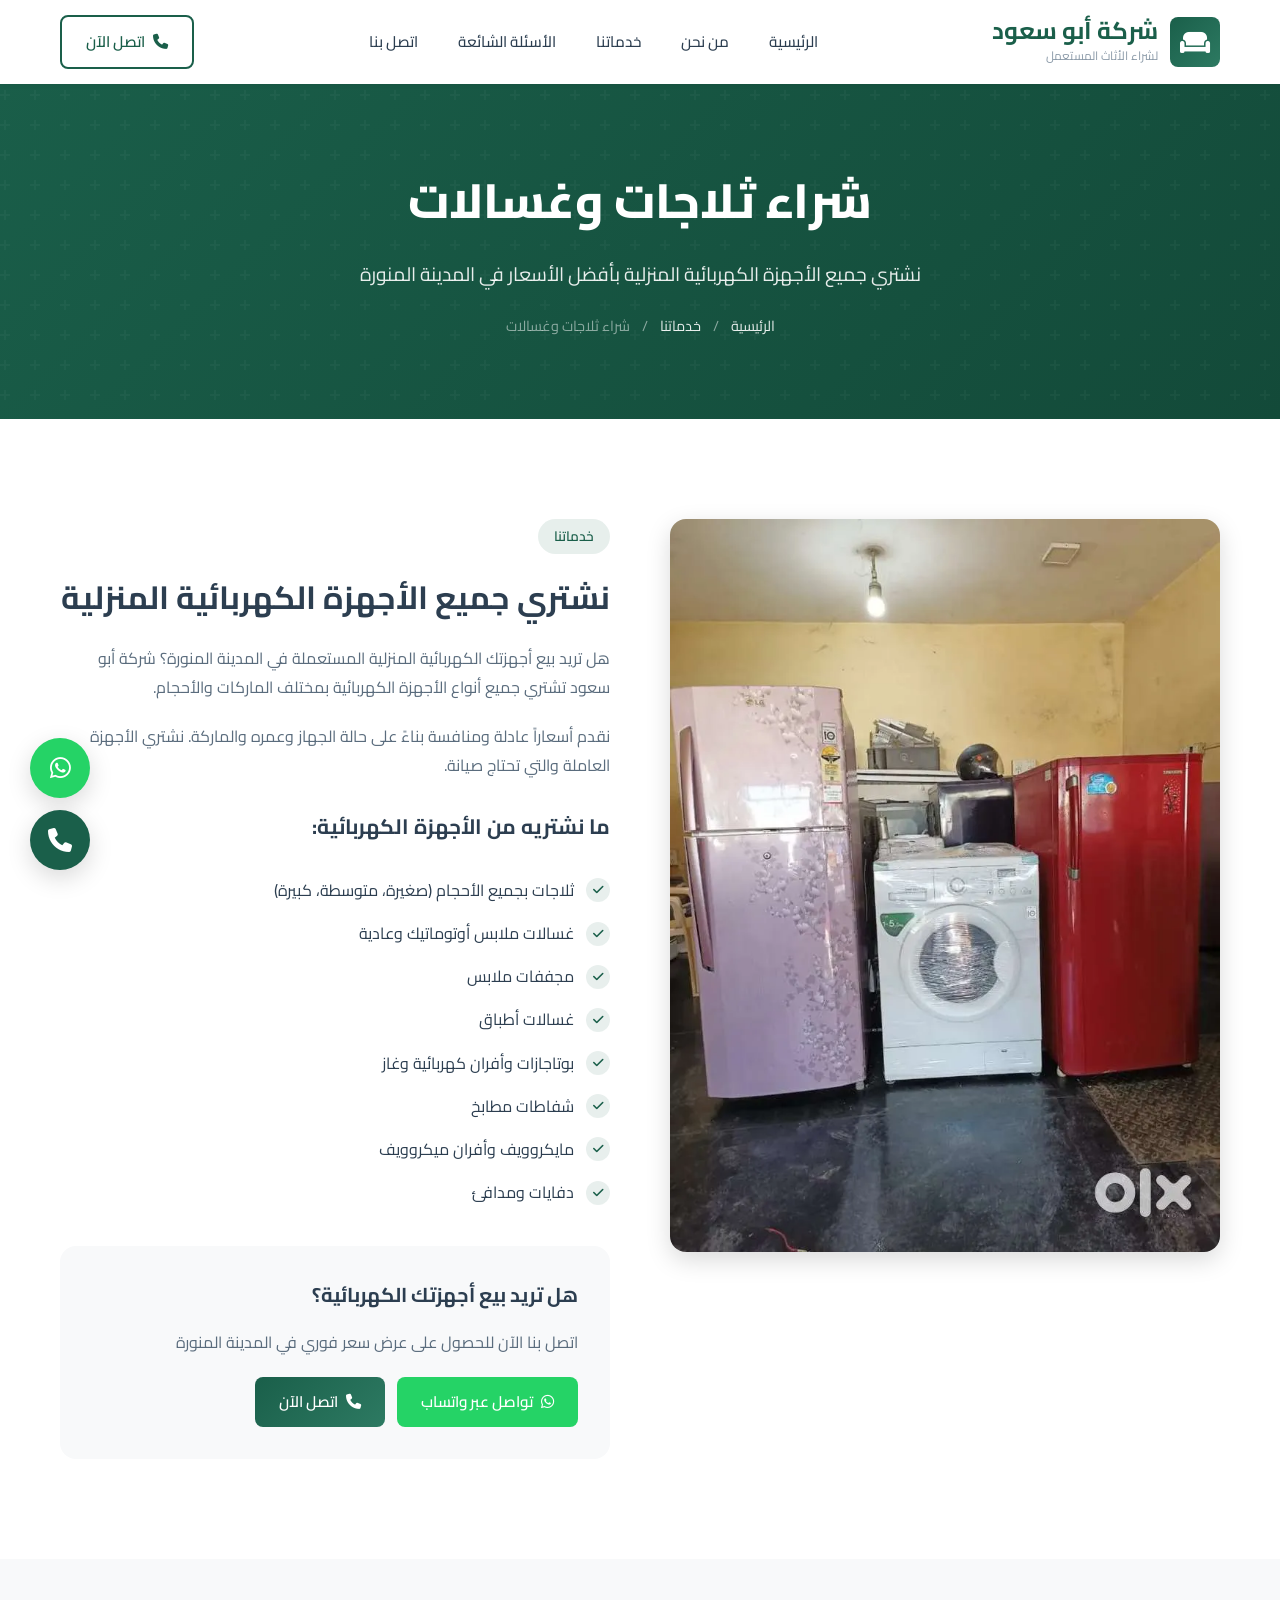
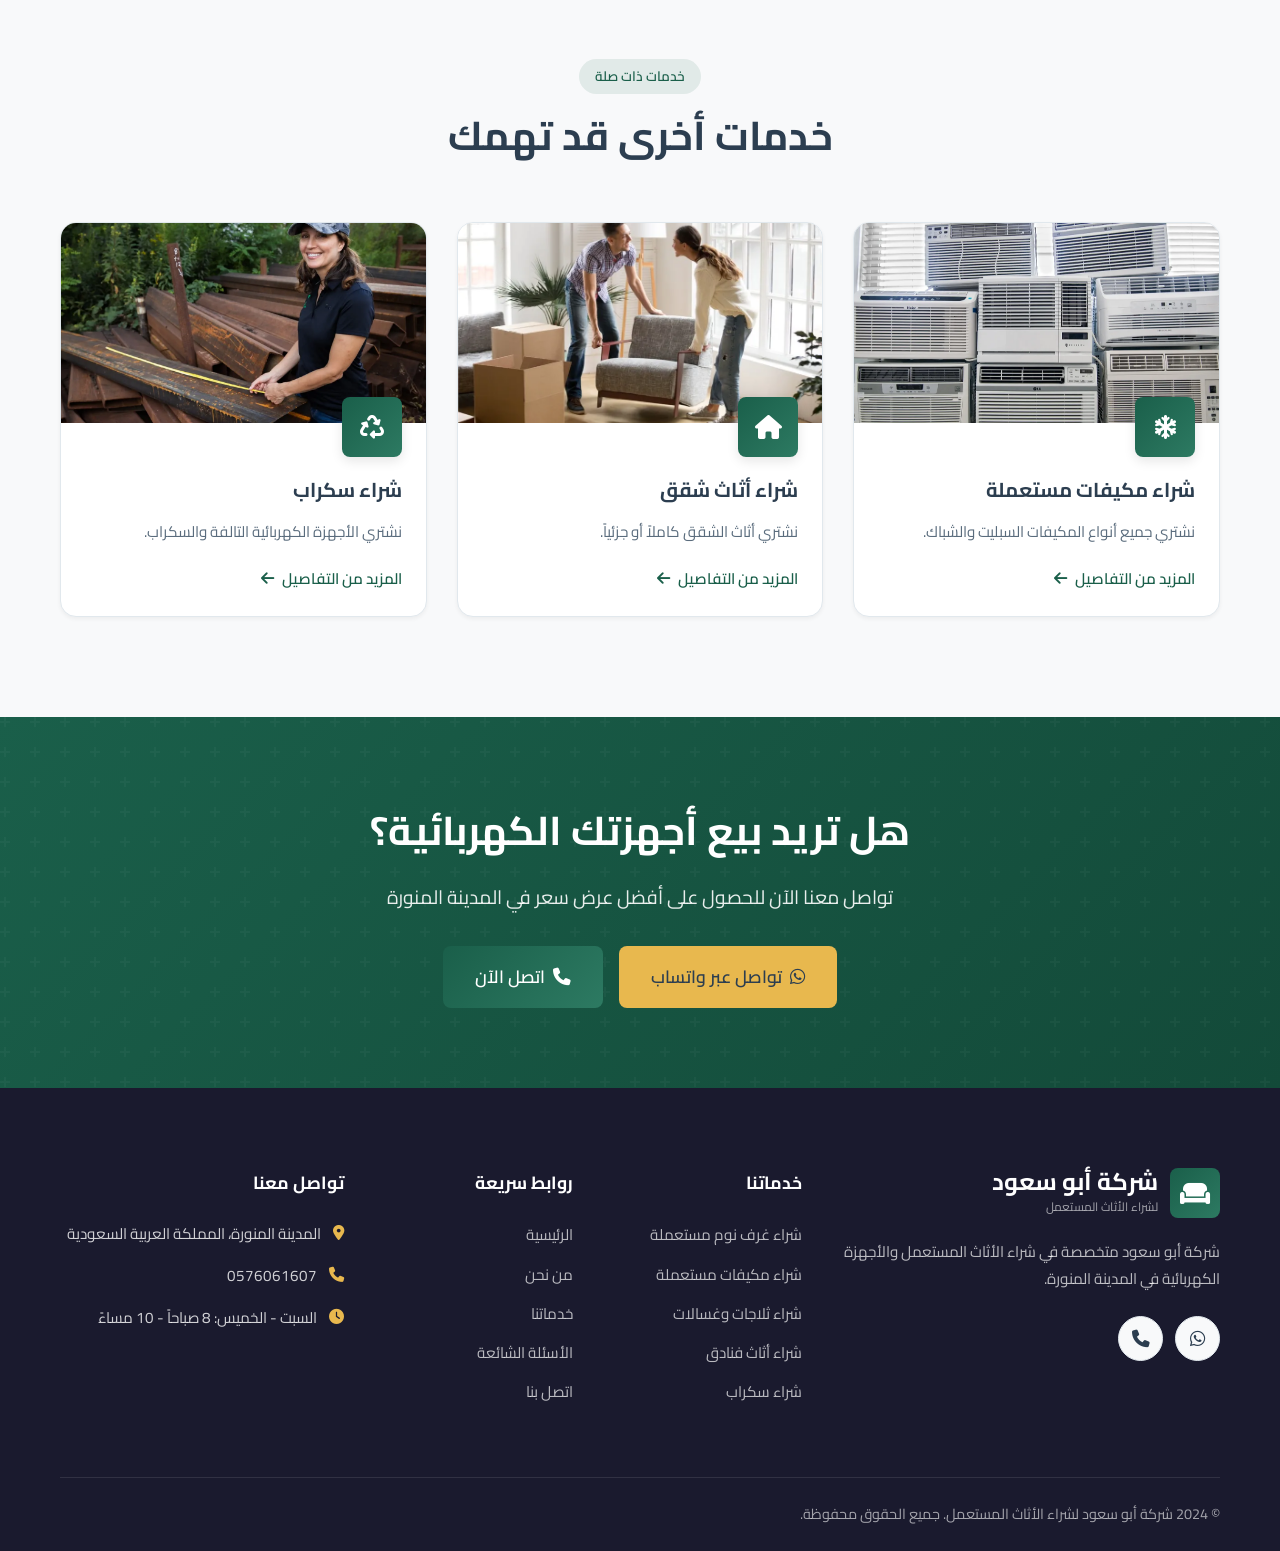
<file: pages/appliances.html>
<!DOCTYPE html>

<html dir="rtl" lang="ar">
<head>
<meta charset="utf-8"/>
<meta content="width=device-width, initial-scale=1.0" name="viewport"/>
<meta content="شراء ثلاجات وغسالات مستعملة في المدينة المنورة - شركة أبو سعود تشتري جميع الأجهزة الكهربائية المنزلية بأفضل الأسعار." name="description"/>
<meta content="شراء ثلاجات مستعملة, شراء غسالات مستعملة, شراء أجهزة كهربائية, بيع ثلاجة مستعملة, المدينة المنورة" name="keywords"/>
<meta content="شركة أبو سعود لشراء الأثاث المستعمل" name="author"/>
<meta content="index, follow" name="robots"/>
<meta content="#1a5f4a" name="theme-color"/>
<link href="https://abusaud-furniture.com/pages/appliances.html" rel="canonical"/>
<link href="https://abusaud-furniture.com/pages/appliances.html" hreflang="ar" rel="alternate"/>
<meta content="شراء ثلاجات وغسالات مستعملة في المدينة المنورة | شركة أبو سعود" property="og:title"/>
<meta content="نشتري جميع الأجهزة الكهربائية المنزلية المستعملة بأفضل الأسعار في المدينة المنورة." property="og:description"/>
<meta content="https://abusaud-furniture.com/images/appliances.webp" property="og:image"/>
<meta content="https://abusaud-furniture.com/pages/appliances.html" property="og:url"/>
<meta content="website" property="og:type"/>
<meta content="ar_SA" property="og:locale"/>
<meta content="شركة أبو سعود لشراء الأثاث المستعمل" property="og:site_name"/>
<meta content="summary_large_image" name="twitter:card"/>
<meta content="شراء ثلاجات وغسالات مستعملة في المدينة المنورة" name="twitter:title"/>
<meta content="نشتري جميع الأجهزة الكهربائية المنزلية بأفضل الأسعار." name="twitter:description"/>
<meta content="https://abusaud-furniture.com/images/appliances.webp" name="twitter:image"/>
<link href="../images/favicon-32x32.png" rel="icon" sizes="32x32" type="image/png"/>
<link href="../images/favicon-16x16.png" rel="icon" sizes="16x16" type="image/png"/>
<link href="../images/apple-touch-icon.png" rel="apple-touch-icon" sizes="180x180"/>
<title>شراء ثلاجات وغسالات مستعملة في المدينة المنورة | شركة أبو سعود</title>
<link href="https://fonts.googleapis.com" rel="preconnect"/>
<link crossorigin="" href="https://fonts.gstatic.com" rel="preconnect"/>
<link href="https://fonts.googleapis.com/css2?family=Cairo:wght@400;500;600;700;800&amp;display=swap" rel="stylesheet"/>
<link href="https://cdnjs.cloudflare.com/ajax/libs/font-awesome/6.4.0/css/all.min.css" rel="stylesheet"/>
<link href="../css/style.css" rel="stylesheet"/>
<style>body { font-family: 'Cairo', sans-serif; }</style>
<script type="application/ld+json">
    {"@context": "https://schema.org", "@type": "Service", "name": "شراء ثلاجات وغسالات مستعملة", "description": "نشتري جميع الأجهزة الكهربائية المنزلية المستعملة", "provider": {"@type": "LocalBusiness", "name": "شركة أبو سعود", "address": {"@type": "PostalAddress", "addressLocality": "المدينة المنورة", "addressCountry": "SA"}}, "areaServed": "المدينة المنورة", "serviceType": "شراء أجهزة كهربائية مستعملة"}
    </script>
</head>
<body>
<header class="header">
<div class="container">
<div class="header-inner">
<a class="logo" href="../index.html">
<div class="logo-icon"><i class="fas fa-couch"></i></div>
<div class="logo-text"><span class="logo-title">شركة أبو سعود</span><span class="logo-subtitle">لشراء الأثاث المستعمل</span></div>
</a>
<nav class="nav-menu">
<a class="nav-link" href="../index.html">الرئيسية</a>
<a class="nav-link" href="about.html">من نحن</a>
<a class="nav-link" href="services.html">خدماتنا</a>
<a class="nav-link" href="faq.html">الأسئلة الشائعة</a>
<a class="nav-link" href="contact.html">اتصل بنا</a>
</nav>
<div class="header-cta">
<a class="btn btn-outline" href="tel:+966576061607"><i class="fas fa-phone"></i><span>اتصل الآن</span></a>
</div>
<button aria-label="فتح القائمة" class="menu-toggle"><span></span><span></span><span></span></button>
</div>
</div>
</header>
<section class="page-header">
<div class="container">
<div class="page-header-content">
<h1 class="page-title">شراء ثلاجات وغسالات</h1>
<p class="page-description">نشتري جميع الأجهزة الكهربائية المنزلية بأفضل الأسعار في المدينة المنورة</p>
<div class="breadcrumbs">
<a href="../index.html">الرئيسية</a><span>/</span><a href="services.html">خدماتنا</a><span>/</span><span>شراء ثلاجات وغسالات</span>
</div>
</div>
</div>
</section>
<section class="section">
<div class="container">
<div class="service-detail-grid">
<div class="service-detail-image animate-on-scroll">
<img alt="شراء ثلاجات وغسالات مستعملة في المدينة المنورة - شراء اثاث مستعمل في المدينة المنورة" height="400" src="../images/appliances.webp" width="600"/>
</div>
<div class="service-detail-content animate-on-scroll">
<span class="section-label">خدماتنا</span>
<h2>نشتري جميع الأجهزة الكهربائية المنزلية</h2>
<p>هل تريد بيع أجهزتك الكهربائية المنزلية المستعملة في المدينة المنورة؟ شركة أبو سعود تشتري جميع أنواع الأجهزة الكهربائية بمختلف الماركات والأحجام.</p>
<p>نقدم أسعاراً عادلة ومنافسة بناءً على حالة الجهاز وعمره والماركة. نشتري الأجهزة العاملة والتي تحتاج صيانة.</p>
<h3 style="margin-top: 30px; margin-bottom: 16px; font-size: 1.3rem;">ما نشتريه من الأجهزة الكهربائية:</h3>
<ul class="service-features-list">
<li><i class="fas fa-check"></i><span>ثلاجات بجميع الأحجام (صغيرة، متوسطة، كبيرة)</span></li>
<li><i class="fas fa-check"></i><span>غسالات ملابس أوتوماتيك وعادية</span></li>
<li><i class="fas fa-check"></i><span>مجففات ملابس</span></li>
<li><i class="fas fa-check"></i><span>غسالات أطباق</span></li>
<li><i class="fas fa-check"></i><span>بوتاجازات وأفران كهربائية وغاز</span></li>
<li><i class="fas fa-check"></i><span>شفاطات مطابخ</span></li>
<li><i class="fas fa-check"></i><span>مايكروويف وأفران ميكروويف</span></li>
<li><i class="fas fa-check"></i><span>دفايات ومدافئ</span></li>
</ul>
<div class="service-cta-box">
<h3>هل تريد بيع أجهزتك الكهربائية؟</h3>
<p>اتصل بنا الآن للحصول على عرض سعر فوري في المدينة المنورة</p>
<div style="display: flex; gap: 12px; flex-wrap: wrap;">
<a class="btn btn-whatsapp" href="https://wa.me/966576061607" target="_blank"><i class="fab fa-whatsapp"></i><span>تواصل عبر واتساب</span></a>
<a class="btn btn-primary" href="tel:+966576061607"><i class="fas fa-phone"></i><span>اتصل الآن</span></a>
</div>
</div>
</div>
</div>
</div>
</section>
<section class="section related-services">
<div class="container">
<div class="section-header animate-on-scroll">
<span class="section-label">خدمات ذات صلة</span>
<h2 class="section-title">خدمات أخرى قد تهمك</h2>
</div>
<div class="services-grid">
<article class="service-card animate-on-scroll">
<div class="service-image"><img alt="شراء مكيفات مستعملة - شراء اثاث مستعمل في المدينة المنورة" height="200" src="../images/air-conditioners.webp" width="400"/></div>
<div class="service-content">
<div class="service-icon"><i class="fas fa-snowflake"></i></div>
<h3 class="service-title">شراء مكيفات مستعملة</h3>
<p class="service-description">نشتري جميع أنواع المكيفات السبليت والشباك.</p>
<a class="service-link" href="air-conditioners.html"><span>المزيد من التفاصيل</span><i class="fas fa-arrow-left"></i></a>
</div>
</article>
<article class="service-card animate-on-scroll">
<div class="service-image"><img alt="شراء أثاث شقق - شراء اثاث مستعمل في المدينة المنورة" height="200" src="../images/apartment-furniture.webp" width="400"/></div>
<div class="service-content">
<div class="service-icon"><i class="fas fa-home"></i></div>
<h3 class="service-title">شراء أثاث شقق</h3>
<p class="service-description">نشتري أثاث الشقق كاملاً أو جزئياً.</p>
<a class="service-link" href="apartment-furniture.html"><span>المزيد من التفاصيل</span><i class="fas fa-arrow-left"></i></a>
</div>
</article>
<article class="service-card animate-on-scroll">
<div class="service-image"><img alt="شراء سكراب - شراء اثاث مستعمل في المدينة المنورة" height="200" loading="lazy" src="../images/scrap-metal.webp" width="400"/></div>
<div class="service-content">
<div class="service-icon"><i class="fas fa-recycle"></i></div>
<h3 class="service-title">شراء سكراب</h3>
<p class="service-description">نشتري الأجهزة الكهربائية التالفة والسكراب.</p>
<a class="service-link" href="scrap.html"><span>المزيد من التفاصيل</span><i class="fas fa-arrow-left"></i></a>
</div>
</article>
</div>
</div>
</section>
<section class="cta-section">
<div class="container">
<div class="cta-content">
<h2 class="cta-title">هل تريد بيع أجهزتك الكهربائية؟</h2>
<p class="cta-description">تواصل معنا الآن للحصول على أفضل عرض سعر في المدينة المنورة</p>
<div class="cta-buttons">
<a class="btn btn-secondary btn-large" href="https://wa.me/966576061607" target="_blank"><i class="fab fa-whatsapp"></i><span>تواصل عبر واتساب</span></a>
<a class="btn btn-primary btn-large" href="tel:+966576061607"><i class="fas fa-phone"></i><span>اتصل الآن</span></a>
</div>
</div>
</div>
</section>
<footer class="footer">
<div class="container">
<div class="footer-grid">
<div>
<div class="footer-logo">
<a class="logo" href="../index.html">
<div class="logo-icon"><i class="fas fa-couch"></i></div>
<div class="logo-text"><span class="logo-title">شركة أبو سعود</span><span class="logo-subtitle">لشراء الأثاث المستعمل</span></div>
</a>
</div>
<p class="footer-description">شركة أبو سعود متخصصة في شراء الأثاث المستعمل والأجهزة الكهربائية في المدينة المنورة.</p>
<div class="contact-social">
<a class="social-link" href="https://wa.me/966576061607" target="_blank"><i class="fab fa-whatsapp"></i></a>
<a class="social-link" href="tel:+966576061607"><i class="fas fa-phone"></i></a>
</div>
</div>
<div>
<h4 class="footer-title">خدماتنا</h4>
<ul class="footer-links">
<li><a href="bedroom-furniture.html">شراء غرف نوم مستعملة</a></li>
<li><a href="air-conditioners.html">شراء مكيفات مستعملة</a></li>
<li><a href="appliances.html">شراء ثلاجات وغسالات</a></li>
<li><a href="hotel-furniture.html">شراء أثاث فنادق</a></li>
<li><a href="scrap.html">شراء سكراب</a></li>
</ul>
</div>
<div>
<h4 class="footer-title">روابط سريعة</h4>
<ul class="footer-links">
<li><a href="../index.html">الرئيسية</a></li>
<li><a href="about.html">من نحن</a></li>
<li><a href="services.html">خدماتنا</a></li>
<li><a href="faq.html">الأسئلة الشائعة</a></li>
<li><a href="contact.html">اتصل بنا</a></li>
</ul>
</div>
<div>
<h4 class="footer-title">تواصل معنا</h4>
<ul class="footer-contact">
<li><i class="fas fa-map-marker-alt"></i><span>المدينة المنورة، المملكة العربية السعودية</span></li>
<li><i class="fas fa-phone"></i><span>0576061607</span></li>
<li><i class="fas fa-clock"></i><span>السبت - الخميس: 8 صباحاً - 10 مساءً</span></li>
</ul>
</div>
</div>
<div class="footer-bottom">
<p class="footer-copyright">© 2024 شركة أبو سعود لشراء الأثاث المستعمل. جميع الحقوق محفوظة.</p>
</div>
</div>
</footer>
<div class="floating-buttons">
<a class="floating-btn whatsapp" href="https://wa.me/966576061607" target="_blank"><i class="fab fa-whatsapp"></i></a>
<a class="floating-btn phone" href="tel:+966576061607"><i class="fas fa-phone"></i></a>
</div>
<script src="../js/main.js"></script>
</body>
</html>
</file>
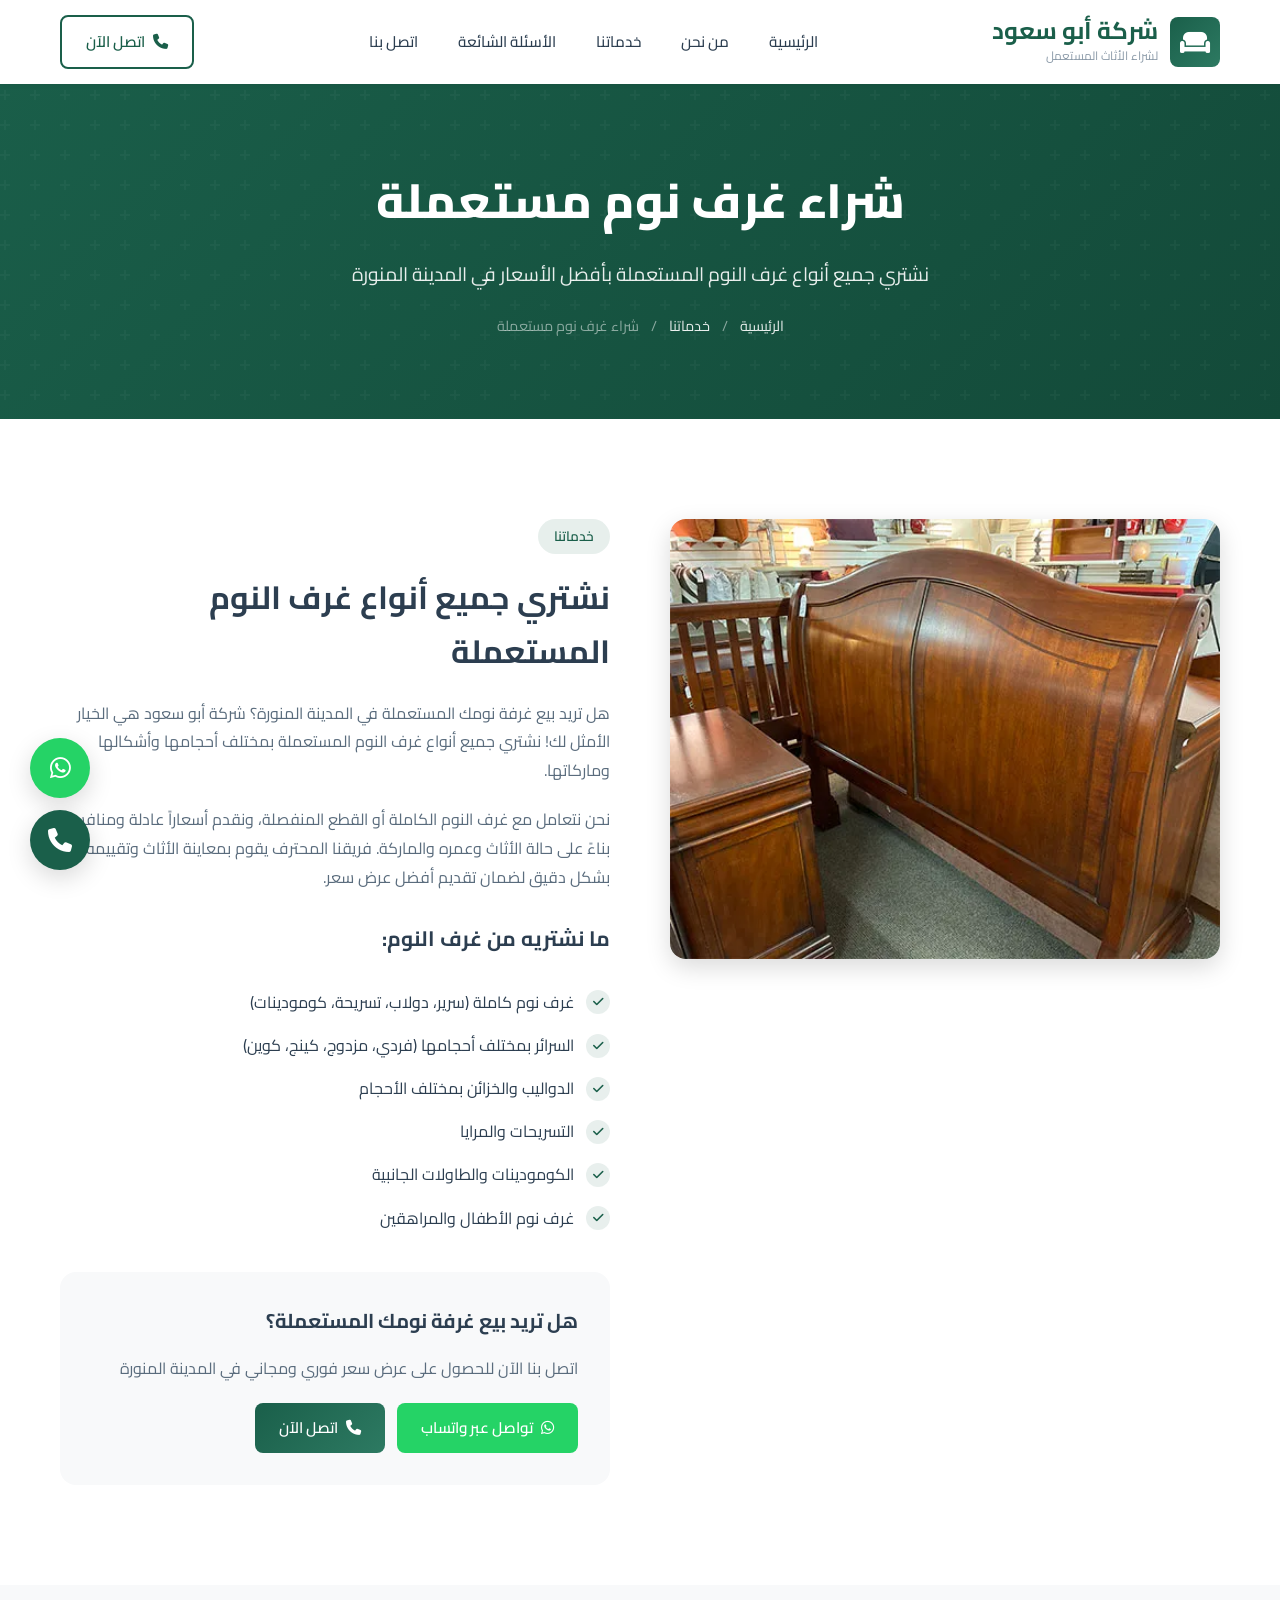
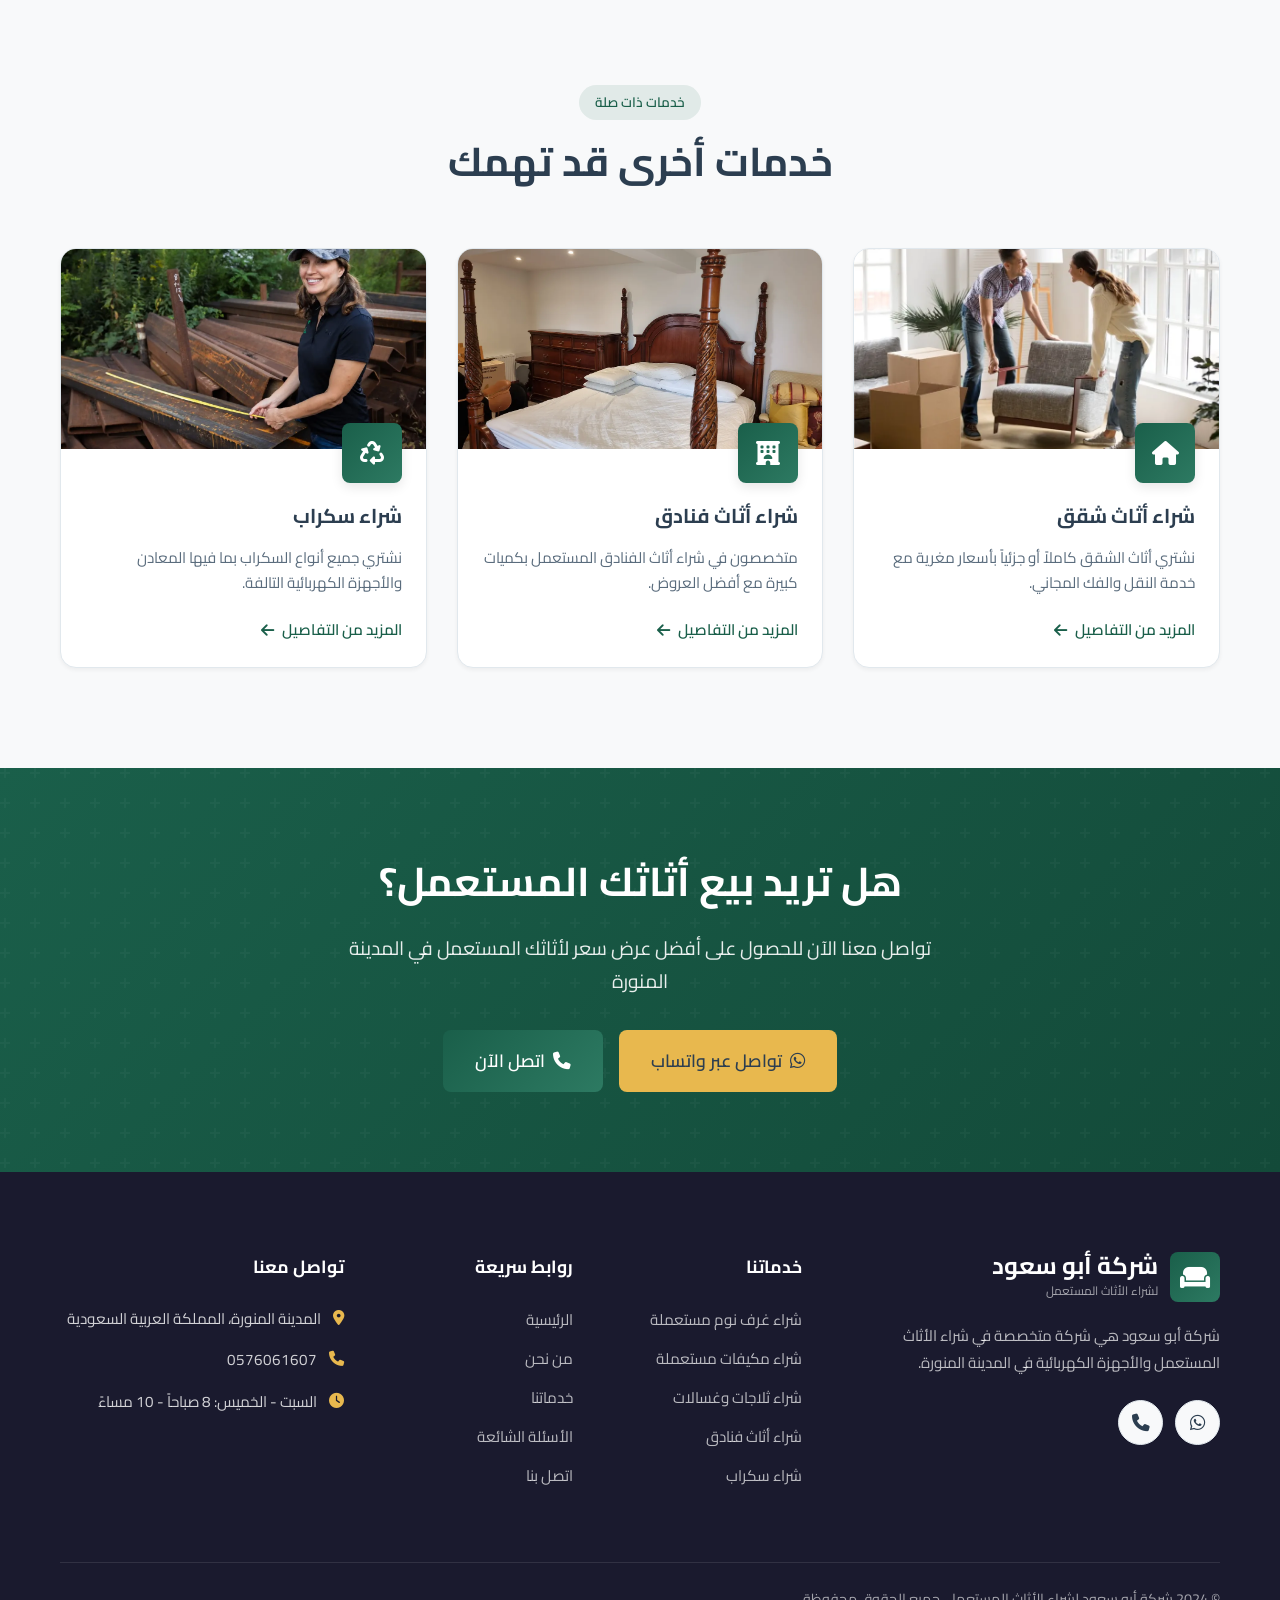
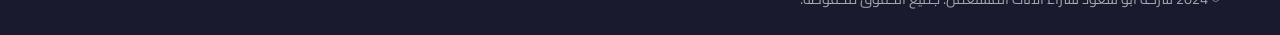
<file: pages/bedroom-furniture.html>
<!DOCTYPE html>

<html dir="rtl" lang="ar">
<head>
<!-- Basic Meta Tags -->
<meta charset="utf-8"/>
<meta content="width=device-width, initial-scale=1.0" name="viewport"/>
<meta content="شراء غرف نوم مستعملة في المدينة المنورة - شركة أبو سعود تشتري جميع أنواع غرف النوم المستعملة بأفضل الأسعار. اتصل الآن للحصول على عرض سعر." name="description"/>
<meta content="شراء غرف نوم مستعملة, شراء غرف نوم المدينة المنورة, بيع غرفة نوم مستعملة, شراء سرير مستعمل, شراء دولاب مستعمل" name="keywords"/>
<meta content="شركة أبو سعود لشراء الأثاث المستعمل" name="author"/>
<meta content="index, follow" name="robots"/>
<meta content="#1a5f4a" name="theme-color"/>
<!-- Canonical URL -->
<link href="https://abusaud-furniture.com/pages/bedroom-furniture.html" rel="canonical"/>
<!-- Hreflang -->
<link href="https://abusaud-furniture.com/pages/bedroom-furniture.html" hreflang="ar" rel="alternate"/>
<!-- Open Graph Meta Tags -->
<meta content="شراء غرف نوم مستعملة في المدينة المنورة | شركة أبو سعود" property="og:title"/>
<meta content="نشتري جميع أنواع غرف النوم المستعملة بأفضل الأسعار في المدينة المنورة. اتصل الآن للحصول على عرض سعر فوري." property="og:description"/>
<meta content="https://abusaud-furniture.com/images/bedroom-furniture.webp" property="og:image"/>
<meta content="https://abusaud-furniture.com/pages/bedroom-furniture.html" property="og:url"/>
<meta content="website" property="og:type"/>
<meta content="ar_SA" property="og:locale"/>
<meta content="شركة أبو سعود لشراء الأثاث المستعمل" property="og:site_name"/>
<!-- Twitter Card Meta Tags -->
<meta content="summary_large_image" name="twitter:card"/>
<meta content="شراء غرف نوم مستعملة في المدينة المنورة" name="twitter:title"/>
<meta content="نشتري جميع أنواع غرف النوم المستعملة بأفضل الأسعار." name="twitter:description"/>
<meta content="https://abusaud-furniture.com/images/bedroom-furniture.webp" name="twitter:image"/>
<!-- Favicon -->
<link href="../images/favicon-32x32.png" rel="icon" sizes="32x32" type="image/png"/>
<link href="../images/favicon-16x16.png" rel="icon" sizes="16x16" type="image/png"/>
<link href="../images/apple-touch-icon.png" rel="apple-touch-icon" sizes="180x180"/>
<!-- Title -->
<title>شراء غرف نوم مستعملة في المدينة المنورة | شركة أبو سعود</title>
<!-- Google Fonts -->
<link href="https://fonts.googleapis.com" rel="preconnect"/>
<link crossorigin="" href="https://fonts.gstatic.com" rel="preconnect"/>
<link href="https://fonts.googleapis.com/css2?family=Cairo:wght@400;500;600;700;800&amp;display=swap" rel="stylesheet"/>
<!-- Font Awesome -->
<link href="https://cdnjs.cloudflare.com/ajax/libs/font-awesome/6.4.0/css/all.min.css" rel="stylesheet"/>
<!-- Stylesheet -->
<link href="../css/style.css" rel="stylesheet"/>
<!-- Custom Font Styles -->
<style>
        body {
            font-family: 'Cairo', sans-serif;
        }
    </style>
<!-- Structured Data -->
<script type="application/ld+json">
    {
        "@context": "https://schema.org",
        "@type": "Service",
        "name": "شراء غرف نوم مستعملة في المدينة المنورة",
        "description": "نشتري جميع أنواع غرف النوم المستعملة بمختلف أحجامها وأشكالها بأفضل الأسعار في المدينة المنورة",
        "provider": {
            "@type": "LocalBusiness",
            "name": "شركة أبو سعود لشراء الأثاث المستعمل",
            "address": {
                "@type": "PostalAddress",
                "addressLocality": "المدينة المنورة",
                "addressCountry": "SA"
            }
        },
        "areaServed": "المدينة المنورة وضواحيها",
        "serviceType": "شراء غرف نوم مستعملة"
    }
    </script>
</head>
<body>
<!-- Header -->
<header class="header">
<div class="container">
<div class="header-inner">
<a class="logo" href="../index.html">
<div class="logo-icon">
<i class="fas fa-couch"></i>
</div>
<div class="logo-text">
<span class="logo-title">شركة أبو سعود</span>
<span class="logo-subtitle">لشراء الأثاث المستعمل</span>
</div>
</a>
<nav class="nav-menu">
<a class="nav-link" href="../index.html">الرئيسية</a>
<a class="nav-link" href="about.html">من نحن</a>
<a class="nav-link" href="services.html">خدماتنا</a>
<a class="nav-link" href="faq.html">الأسئلة الشائعة</a>
<a class="nav-link" href="contact.html">اتصل بنا</a>
</nav>
<div class="header-cta">
<a class="btn btn-outline" href="tel:+966576061607">
<i class="fas fa-phone"></i>
<span>اتصل الآن</span>
</a>
</div>
<button aria-label="فتح القائمة" class="menu-toggle">
<span></span>
<span></span>
<span></span>
</button>
</div>
</div>
</header>
<!-- Page Header -->
<section class="page-header">
<div class="container">
<div class="page-header-content">
<h1 class="page-title">شراء غرف نوم مستعملة</h1>
<p class="page-description">
                    نشتري جميع أنواع غرف النوم المستعملة بأفضل الأسعار في المدينة المنورة
                </p>
<div class="breadcrumbs">
<a href="../index.html">الرئيسية</a>
<span>/</span>
<a href="services.html">خدماتنا</a>
<span>/</span>
<span>شراء غرف نوم مستعملة</span>
</div>
</div>
</div>
</section>
<!-- Service Detail Section -->
<section class="section">
<div class="container">
<div class="service-detail-grid">
<div class="service-detail-image animate-on-scroll">
<img alt="شراء غرف نوم مستعملة في المدينة المنورة - شراء اثاث مستعمل في المدينة المنورة" height="400" src="../images/bedroom-furniture.webp" width="600"/>
</div>
<div class="service-detail-content animate-on-scroll">
<span class="section-label">خدماتنا</span>
<h2>نشتري جميع أنواع غرف النوم المستعملة</h2>
<p>
                        هل تريد بيع غرفة نومك المستعملة في المدينة المنورة؟ شركة أبو سعود هي الخيار الأمثل لك! نشتري جميع أنواع غرف النوم المستعملة بمختلف أحجامها وأشكالها وماركاتها.
                    </p>
<p>
                        نحن نتعامل مع غرف النوم الكاملة أو القطع المنفصلة، ونقدم أسعاراً عادلة ومنافسة بناءً على حالة الأثاث وعمره والماركة. فريقنا المحترف يقوم بمعاينة الأثاث وتقييمه بشكل دقيق لضمان تقديم أفضل عرض سعر.
                    </p>
<h3 style="margin-top: 30px; margin-bottom: 16px; font-size: 1.3rem;">ما نشتريه من غرف النوم:</h3>
<ul class="service-features-list">
<li>
<i class="fas fa-check"></i>
<span>غرف نوم كاملة (سرير، دولاب، تسريحة، كومودينات)</span>
</li>
<li>
<i class="fas fa-check"></i>
<span>السرائر بمختلف أحجامها (فردي، مزدوج، كينج، كوين)</span>
</li>
<li>
<i class="fas fa-check"></i>
<span>الدواليب والخزائن بمختلف الأحجام</span>
</li>
<li>
<i class="fas fa-check"></i>
<span>التسريحات والمرايا</span>
</li>
<li>
<i class="fas fa-check"></i>
<span>الكومودينات والطاولات الجانبية</span>
</li>
<li>
<i class="fas fa-check"></i>
<span>غرف نوم الأطفال والمراهقين</span>
</li>
</ul>
<div class="service-cta-box">
<h3>هل تريد بيع غرفة نومك المستعملة؟</h3>
<p>اتصل بنا الآن للحصول على عرض سعر فوري ومجاني في المدينة المنورة</p>
<div style="display: flex; gap: 12px; flex-wrap: wrap;">
<a class="btn btn-whatsapp" href="https://wa.me/966576061607" target="_blank">
<i class="fab fa-whatsapp"></i>
<span>تواصل عبر واتساب</span>
</a>
<a class="btn btn-primary" href="tel:+966576061607">
<i class="fas fa-phone"></i>
<span>اتصل الآن</span>
</a>
</div>
</div>
</div>
</div>
</div>
</section>
<!-- Related Services -->
<section class="section related-services">
<div class="container">
<div class="section-header animate-on-scroll">
<span class="section-label">خدمات ذات صلة</span>
<h2 class="section-title">خدمات أخرى قد تهمك</h2>
</div>
<div class="services-grid">
<article class="service-card animate-on-scroll">
<div class="service-image">
<img alt="شراء أثاث شقق في المدينة المنورة - شراء اثاث مستعمل في المدينة المنورة" height="200" src="../images/apartment-furniture.webp" width="400"/>
</div>
<div class="service-content">
<div class="service-icon">
<i class="fas fa-home"></i>
</div>
<h3 class="service-title">شراء أثاث شقق</h3>
<p class="service-description">
                            نشتري أثاث الشقق كاملاً أو جزئياً بأسعار مغرية مع خدمة النقل والفك المجاني.
                        </p>
<a class="service-link" href="apartment-furniture.html">
<span>المزيد من التفاصيل</span>
<i class="fas fa-arrow-left"></i>
</a>
</div>
</article>
<article class="service-card animate-on-scroll">
<div class="service-image">
<img alt="شراء أثاث فنادق في المدينة المنورة - شراء اثاث مستعمل في المدينة المنورة" height="200" src="../images/hotel-bedroom.webp" width="400"/>
</div>
<div class="service-content">
<div class="service-icon">
<i class="fas fa-hotel"></i>
</div>
<h3 class="service-title">شراء أثاث فنادق</h3>
<p class="service-description">
                            متخصصون في شراء أثاث الفنادق المستعمل بكميات كبيرة مع أفضل العروض.
                        </p>
<a class="service-link" href="hotel-furniture.html">
<span>المزيد من التفاصيل</span>
<i class="fas fa-arrow-left"></i>
</a>
</div>
</article>
<article class="service-card animate-on-scroll">
<div class="service-image">
<img alt="شراء سكراب في المدينة المنورة - شراء اثاث مستعمل في المدينة المنورة" height="200" loading="lazy" src="../images/scrap-metal.webp" width="400"/>
</div>
<div class="service-content">
<div class="service-icon">
<i class="fas fa-recycle"></i>
</div>
<h3 class="service-title">شراء سكراب</h3>
<p class="service-description">
                            نشتري جميع أنواع السكراب بما فيها المعادن والأجهزة الكهربائية التالفة.
                        </p>
<a class="service-link" href="scrap.html">
<span>المزيد من التفاصيل</span>
<i class="fas fa-arrow-left"></i>
</a>
</div>
</article>
</div>
</div>
</section>
<!-- CTA Section -->
<section class="cta-section">
<div class="container">
<div class="cta-content">
<h2 class="cta-title">هل تريد بيع أثاثك المستعمل؟</h2>
<p class="cta-description">
                    تواصل معنا الآن للحصول على أفضل عرض سعر لأثاثك المستعمل في المدينة المنورة
                </p>
<div class="cta-buttons">
<a class="btn btn-secondary btn-large" href="https://wa.me/966576061607" target="_blank">
<i class="fab fa-whatsapp"></i>
<span>تواصل عبر واتساب</span>
</a>
<a class="btn btn-primary btn-large" href="tel:+966576061607">
<i class="fas fa-phone"></i>
<span>اتصل الآن</span>
</a>
</div>
</div>
</div>
</section>
<!-- Footer -->
<footer class="footer">
<div class="container">
<div class="footer-grid">
<div>
<div class="footer-logo">
<a class="logo" href="../index.html">
<div class="logo-icon">
<i class="fas fa-couch"></i>
</div>
<div class="logo-text">
<span class="logo-title">شركة أبو سعود</span>
<span class="logo-subtitle">لشراء الأثاث المستعمل</span>
</div>
</a>
</div>
<p class="footer-description">
                        شركة أبو سعود هي شركة متخصصة في شراء الأثاث المستعمل والأجهزة الكهربائية في المدينة المنورة.
                    </p>
<div class="contact-social">
<a aria-label="واتساب" class="social-link" href="https://wa.me/966576061607" target="_blank">
<i class="fab fa-whatsapp"></i>
</a>
<a aria-label="هاتف" class="social-link" href="tel:+966576061607">
<i class="fas fa-phone"></i>
</a>
</div>
</div>
<div>
<h4 class="footer-title">خدماتنا</h4>
<ul class="footer-links">
<li><a href="bedroom-furniture.html">شراء غرف نوم مستعملة</a></li>
<li><a href="air-conditioners.html">شراء مكيفات مستعملة</a></li>
<li><a href="appliances.html">شراء ثلاجات وغسالات</a></li>
<li><a href="hotel-furniture.html">شراء أثاث فنادق</a></li>
<li><a href="scrap.html">شراء سكراب</a></li>
</ul>
</div>
<div>
<h4 class="footer-title">روابط سريعة</h4>
<ul class="footer-links">
<li><a href="../index.html">الرئيسية</a></li>
<li><a href="about.html">من نحن</a></li>
<li><a href="services.html">خدماتنا</a></li>
<li><a href="faq.html">الأسئلة الشائعة</a></li>
<li><a href="contact.html">اتصل بنا</a></li>
</ul>
</div>
<div>
<h4 class="footer-title">تواصل معنا</h4>
<ul class="footer-contact">
<li>
<i class="fas fa-map-marker-alt"></i>
<span>المدينة المنورة، المملكة العربية السعودية</span>
</li>
<li>
<i class="fas fa-phone"></i>
<span>0576061607</span>
</li>
<li>
<i class="fas fa-clock"></i>
<span>السبت - الخميس: 8 صباحاً - 10 مساءً</span>
</li>
</ul>
</div>
</div>
<div class="footer-bottom">
<p class="footer-copyright">
                    © 2024 شركة أبو سعود لشراء الأثاث المستعمل. جميع الحقوق محفوظة.
                </p>
</div>
</div>
</footer>
<!-- Floating Buttons -->
<div class="floating-buttons">
<a aria-label="تواصل عبر واتساب" class="floating-btn whatsapp" href="https://wa.me/966576061607" target="_blank">
<i class="fab fa-whatsapp"></i>
</a>
<a aria-label="اتصل بنا" class="floating-btn phone" href="tel:+966576061607">
<i class="fas fa-phone"></i>
</a>
</div>
<!-- Scripts -->
<script src="../js/main.js"></script>
</body>
</html>
</file>
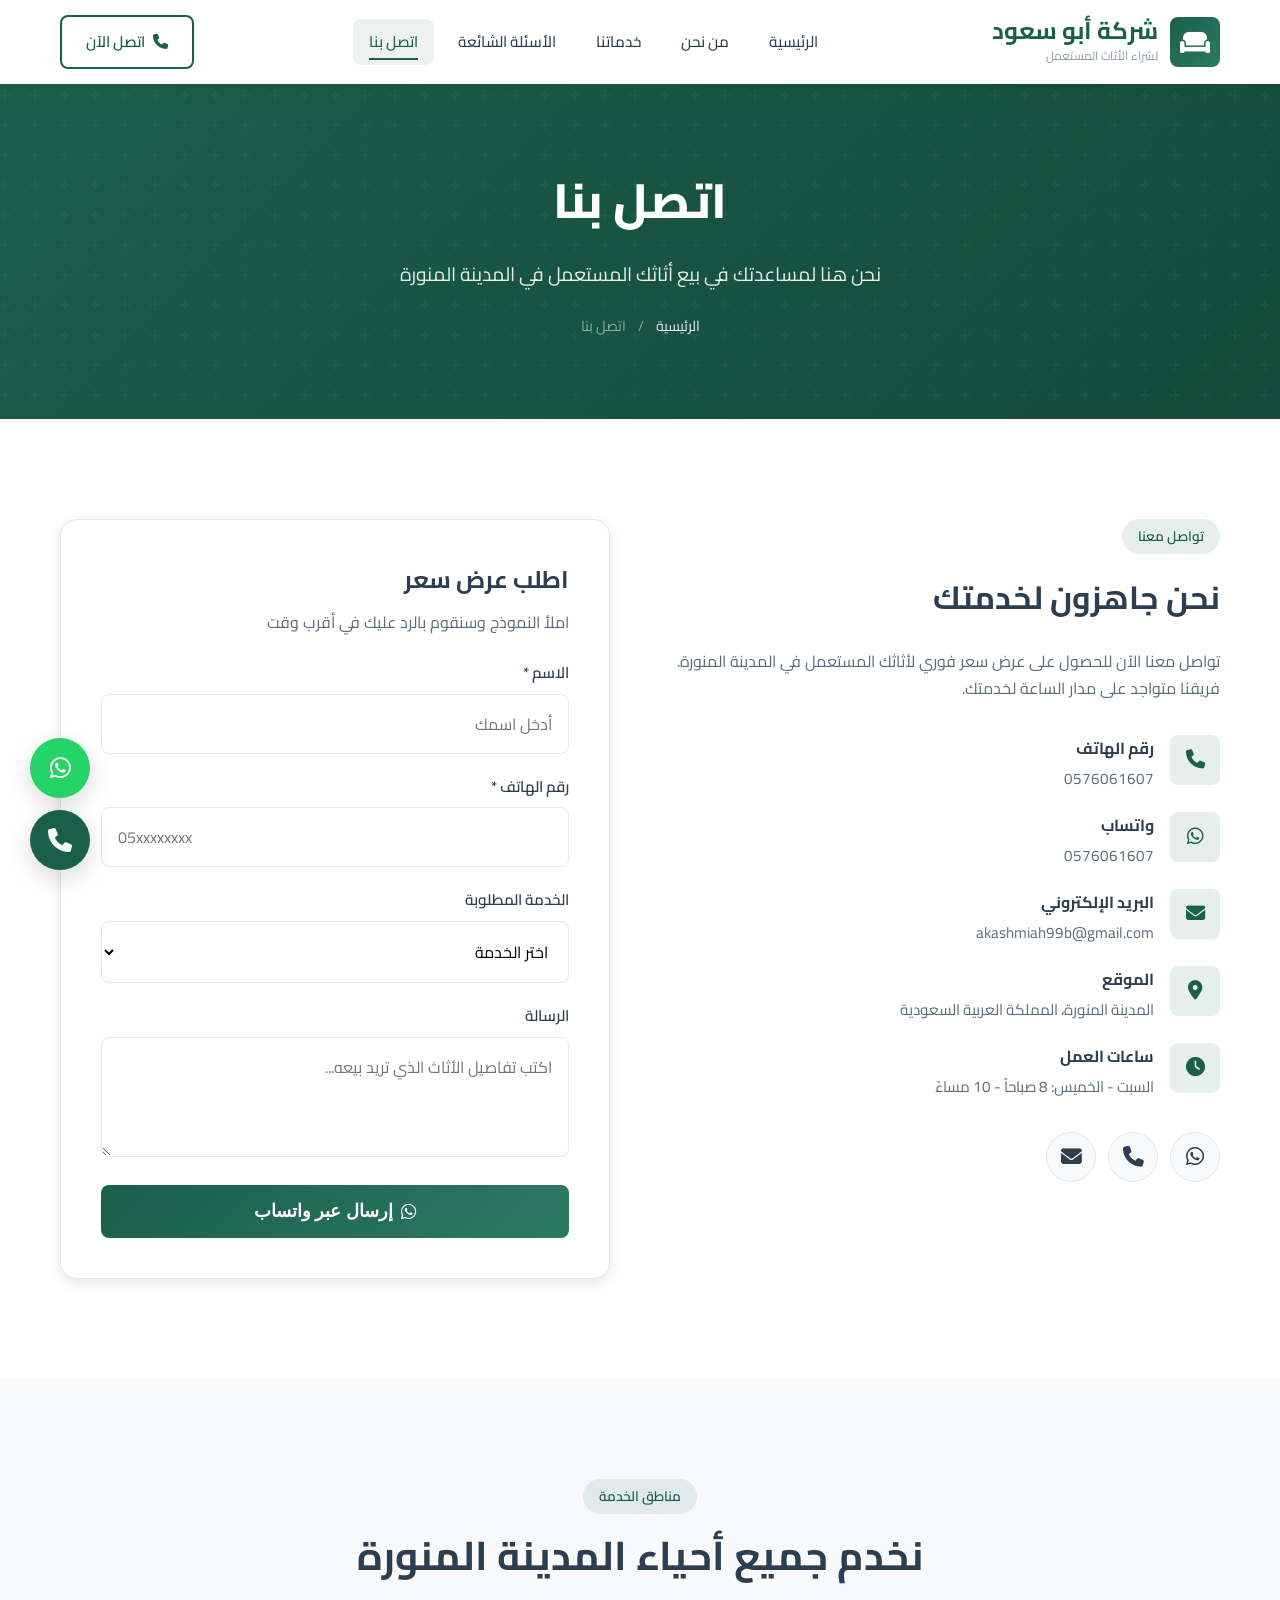
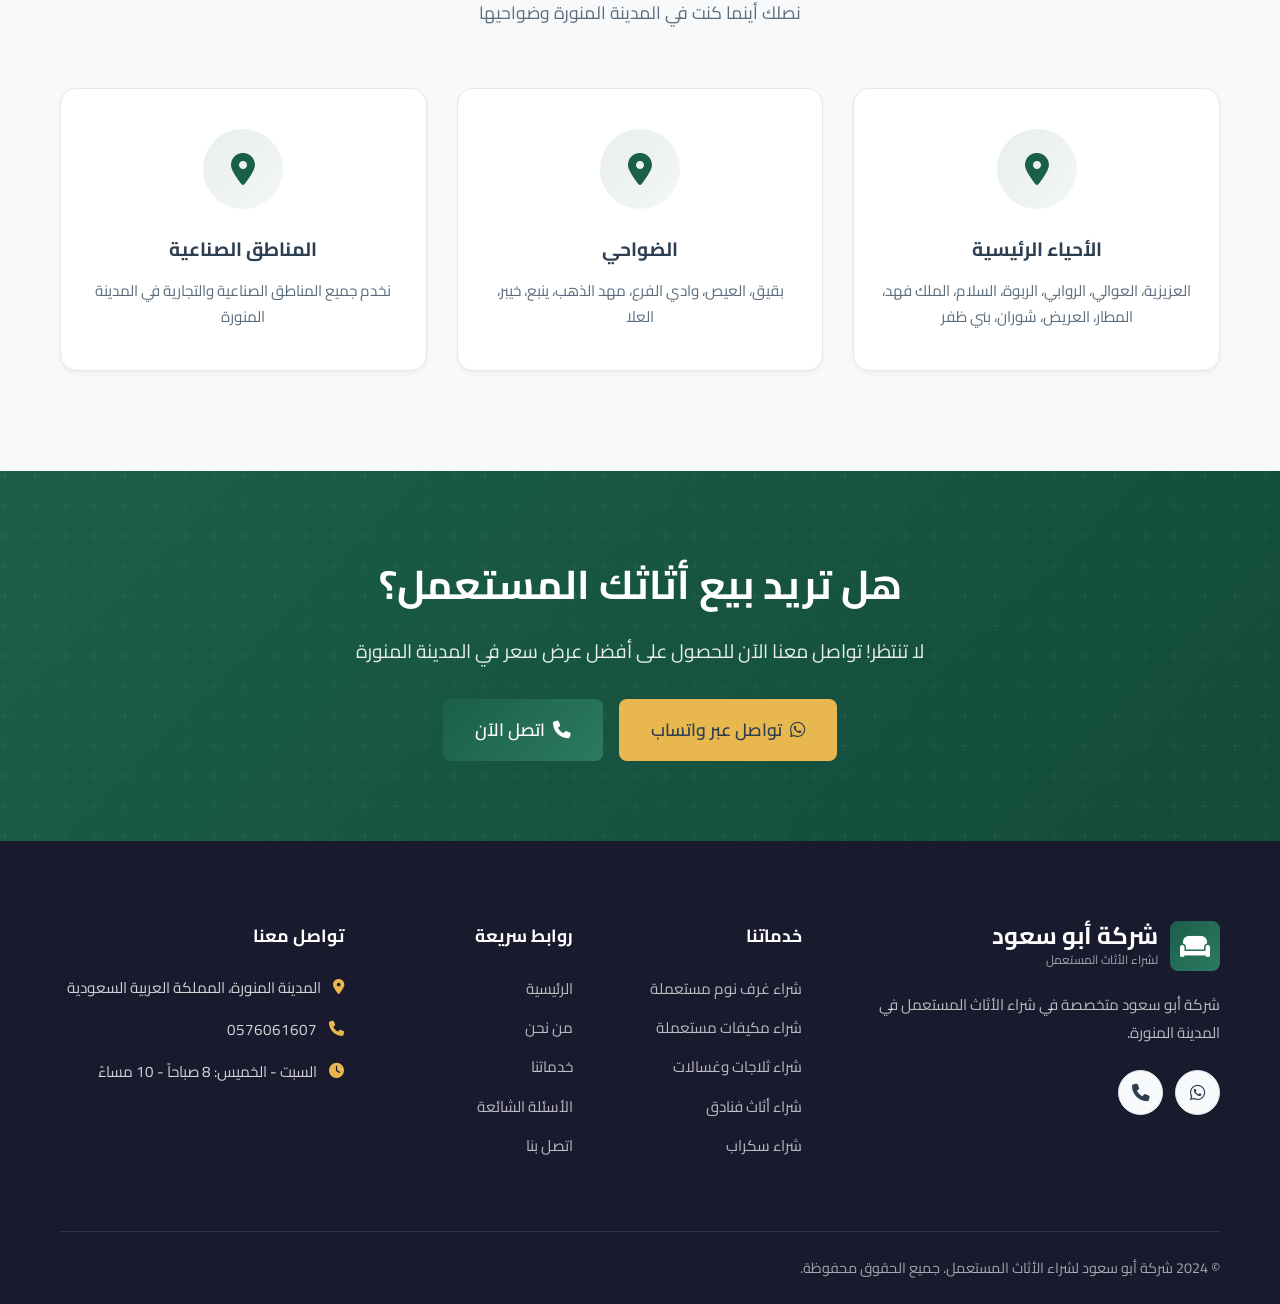
<file: pages/contact.html>
<!DOCTYPE html>

<html dir="rtl" lang="ar">
<head>
<meta charset="utf-8"/>
<meta content="width=device-width, initial-scale=1.0" name="viewport"/>
<meta content="اتصل بشركة أبو سعود لشراء الأثاث المستعمل في المدينة المنورة - نوفر خدمة سريعة على مدار الساعة. اتصل الآن أو راسلنا على واتساب." name="description"/>
<meta content="اتصل بنا, شركة أبو سعود, شراء أثاث مستعمل المدينة المنورة, رقم هاتف شراء أثاث, واتساب" name="keywords"/>
<meta content="شركة أبو سعود لشراء الأثاث المستعمل" name="author"/>
<meta content="index, follow" name="robots"/>
<meta content="#1a5f4a" name="theme-color"/>
<link href="https://abusaud-furniture.com/pages/contact.html" rel="canonical"/>
<link href="https://abusaud-furniture.com/pages/contact.html" hreflang="ar" rel="alternate"/>
<meta content="اتصل بنا | شركة أبو سعود لشراء الأثاث المستعمل - المدينة المنورة" property="og:title"/>
<meta content="تواصل مع شركة أبو سعود لشراء الأثاث المستعمل في المدينة المنورة. خدمة سريعة على مدار الساعة." property="og:description"/>
<meta content="https://abusaud-furniture.com/images/used-furniture.webp" property="og:image"/>
<meta content="https://abusaud-furniture.com/pages/contact.html" property="og:url"/>
<meta content="website" property="og:type"/>
<meta content="ar_SA" property="og:locale"/>
<meta content="شركة أبو سعود لشراء الأثاث المستعمل" property="og:site_name"/>
<meta content="summary_large_image" name="twitter:card"/>
<meta content="اتصل بنا | شركة أبو سعود" name="twitter:title"/>
<meta content="تواصل مع شركة أبو سعود لشراء الأثاث المستعمل." name="twitter:description"/>
<meta content="https://abusaud-furniture.com/images/used-furniture.webp" name="twitter:image"/>
<link href="../images/favicon-32x32.png" rel="icon" sizes="32x32" type="image/png"/>
<link href="../images/favicon-16x16.png" rel="icon" sizes="16x16" type="image/png"/>
<link href="../images/apple-touch-icon.png" rel="apple-touch-icon" sizes="180x180"/>
<title>اتصل بنا | شركة أبو سعود لشراء الأثاث المستعمل - المدينة المنورة</title>
<link href="https://fonts.googleapis.com" rel="preconnect"/>
<link crossorigin="" href="https://fonts.gstatic.com" rel="preconnect"/>
<link href="https://fonts.googleapis.com/css2?family=Cairo:wght@400;500;600;700;800&amp;display=swap" rel="stylesheet"/>
<link href="https://cdnjs.cloudflare.com/ajax/libs/font-awesome/6.4.0/css/all.min.css" rel="stylesheet"/>
<link href="../css/style.css" rel="stylesheet"/>
<style>body { font-family: 'Cairo', sans-serif; }</style>
<script type="application/ld+json">
    {"@context": "https://schema.org", "@type": "ContactPage", "name": "اتصل بنا | شركة أبو سعود", "description": "تواصل مع شركة أبو سعود لشراء الأثاث المستعمل في المدينة المنورة", "url": "https://abusaud-furniture.com/pages/contact.html", "mainEntity": {"@type": "LocalBusiness", "name": "شركة أبو سعود لشراء الأثاث المستعمل", "telephone": "+966576061607", "email": "akashmiah99b@gmail.com", "address": {"@type": "PostalAddress", "addressLocality": "المدينة المنورة", "addressCountry": "SA"}}}
    </script>
</head>
<body>
<header class="header">
<div class="container">
<div class="header-inner">
<a class="logo" href="../index.html">
<div class="logo-icon"><i class="fas fa-couch"></i></div>
<div class="logo-text"><span class="logo-title">شركة أبو سعود</span><span class="logo-subtitle">لشراء الأثاث المستعمل</span></div>
</a>
<nav class="nav-menu">
<a class="nav-link" href="../index.html">الرئيسية</a>
<a class="nav-link" href="about.html">من نحن</a>
<a class="nav-link" href="services.html">خدماتنا</a>
<a class="nav-link" href="faq.html">الأسئلة الشائعة</a>
<a class="nav-link active" href="contact.html">اتصل بنا</a>
</nav>
<div class="header-cta">
<a class="btn btn-outline" href="tel:+966576061607"><i class="fas fa-phone"></i><span>اتصل الآن</span></a>
</div>
<button aria-label="فتح القائمة" class="menu-toggle"><span></span><span></span><span></span></button>
</div>
</div>
</header>
<section class="page-header">
<div class="container">
<div class="page-header-content">
<h1 class="page-title">اتصل بنا</h1>
<p class="page-description">نحن هنا لمساعدتك في بيع أثاثك المستعمل في المدينة المنورة</p>
<div class="breadcrumbs">
<a href="../index.html">الرئيسية</a><span>/</span><span>اتصل بنا</span>
</div>
</div>
</div>
</section>
<section class="section">
<div class="container">
<div class="contact-grid">
<div class="contact-info animate-on-scroll">
<span class="section-label">تواصل معنا</span>
<h2 style="font-size: 2rem; margin-bottom: 24px;">نحن جاهزون لخدمتك</h2>
<p style="color: var(--text-light); margin-bottom: 32px;">تواصل معنا الآن للحصول على عرض سعر فوري لأثاثك المستعمل في المدينة المنورة. فريقنا متواجد على مدار الساعة لخدمتك.</p>
<div class="contact-details">
<div class="contact-item">
<div class="contact-icon"><i class="fas fa-phone"></i></div>
<div class="contact-text">
<h4>رقم الهاتف</h4>
<p><a href="tel:+966576061607">0576061607</a></p>
</div>
</div>
<div class="contact-item">
<div class="contact-icon"><i class="fab fa-whatsapp"></i></div>
<div class="contact-text">
<h4>واتساب</h4>
<p><a href="https://wa.me/966576061607" target="_blank">0576061607</a></p>
</div>
</div>
<div class="contact-item">
<div class="contact-icon"><i class="fas fa-envelope"></i></div>
<div class="contact-text">
<h4>البريد الإلكتروني</h4>
<p><a href="mailto:akashmiah99b@gmail.com">akashmiah99b@gmail.com</a></p>
</div>
</div>
<div class="contact-item">
<div class="contact-icon"><i class="fas fa-map-marker-alt"></i></div>
<div class="contact-text">
<h4>الموقع</h4>
<p>المدينة المنورة، المملكة العربية السعودية</p>
</div>
</div>
<div class="contact-item">
<div class="contact-icon"><i class="fas fa-clock"></i></div>
<div class="contact-text">
<h4>ساعات العمل</h4>
<p>السبت - الخميس: 8 صباحاً - 10 مساءً</p>
</div>
</div>
</div>
<div class="contact-social" style="margin-top: 32px;">
<a class="social-link" href="https://wa.me/966576061607" style="width: 50px; height: 50px; font-size: 1.3rem;" target="_blank"><i class="fab fa-whatsapp"></i></a>
<a class="social-link" href="tel:+966576061607" style="width: 50px; height: 50px; font-size: 1.3rem;"><i class="fas fa-phone"></i></a>
<a class="social-link" href="mailto:akashmiah99b@gmail.com" style="width: 50px; height: 50px; font-size: 1.3rem;"><i class="fas fa-envelope"></i></a>
</div>
</div>
<div class="contact-form animate-on-scroll">
<h3 style="font-size: 1.5rem; margin-bottom: 8px;">اطلب عرض سعر</h3>
<p style="color: var(--text-light); margin-bottom: 24px;">املأ النموذج وسنقوم بالرد عليك في أقرب وقت</p>
<form id="contactForm">
<div class="form-group">
<label class="form-label" for="name">الاسم *</label>
<input class="form-input" id="name" name="name" placeholder="أدخل اسمك" required="" type="text"/>
</div>
<div class="form-group">
<label class="form-label" for="phone">رقم الهاتف *</label>
<input class="form-input" id="phone" name="phone" placeholder="05xxxxxxxx" required="" type="tel"/>
</div>
<div class="form-group">
<label class="form-label" for="service">الخدمة المطلوبة</label>
<select class="form-input" id="service" name="service">
<option value="">اختر الخدمة</option>
<option value="غرف نوم">شراء غرف نوم</option>
<option value="مكيفات">شراء مكيفات</option>
<option value="أجهزة كهربائية">شراء أجهزة كهربائية</option>
<option value="أثاث فنادق">شراء أثاث فنادق</option>
<option value="أثاث مطاعم">شراء أثاث مطاعم</option>
<option value="أثاث شقق">شراء أثاث شقق</option>
<option value="سكراب">شراء سكراب</option>
<option value="أخرى">خدمة أخرى</option>
</select>
</div>
<div class="form-group">
<label class="form-label" for="message">الرسالة</label>
<textarea class="form-textarea" id="message" name="message" placeholder="اكتب تفاصيل الأثاث الذي تريد بيعه..."></textarea>
</div>
<button class="btn btn-primary btn-large" style="width: 100%;" type="submit">
<i class="fab fa-whatsapp"></i>
<span>إرسال عبر واتساب</span>
</button>
</form>
</div>
</div>
</div>
</section>
<section class="section" style="background: var(--bg-light);">
<div class="container">
<div class="section-header animate-on-scroll">
<span class="section-label">مناطق الخدمة</span>
<h2 class="section-title">نخدم جميع أحياء المدينة المنورة</h2>
<p class="section-description">نصلك أينما كنت في المدينة المنورة وضواحيها</p>
</div>
<div class="why-us-grid">
<div class="why-us-card animate-on-scroll">
<div class="why-us-icon"><i class="fas fa-map-marker-alt"></i></div>
<h3 class="why-us-title">الأحياء الرئيسية</h3>
<p class="why-us-description">العزيزية، العوالي، الروابي، الربوة، السلام، الملك فهد، المطار، العريض، شوران، بني ظفر</p>
</div>
<div class="why-us-card animate-on-scroll">
<div class="why-us-icon"><i class="fas fa-map-marker-alt"></i></div>
<h3 class="why-us-title">الضواحي</h3>
<p class="why-us-description">بقيق، العيص، وادي الفرع، مهد الذهب، ينبع، خيبر، العلا</p>
</div>
<div class="why-us-card animate-on-scroll">
<div class="why-us-icon"><i class="fas fa-map-marker-alt"></i></div>
<h3 class="why-us-title">المناطق الصناعية</h3>
<p class="why-us-description">نخدم جميع المناطق الصناعية والتجارية في المدينة المنورة</p>
</div>
</div>
</div>
</section>
<section class="cta-section">
<div class="container">
<div class="cta-content">
<h2 class="cta-title">هل تريد بيع أثاثك المستعمل؟</h2>
<p class="cta-description">لا تنتظر! تواصل معنا الآن للحصول على أفضل عرض سعر في المدينة المنورة</p>
<div class="cta-buttons">
<a class="btn btn-secondary btn-large" href="https://wa.me/966576061607" target="_blank"><i class="fab fa-whatsapp"></i><span>تواصل عبر واتساب</span></a>
<a class="btn btn-primary btn-large" href="tel:+966576061607"><i class="fas fa-phone"></i><span>اتصل الآن</span></a>
</div>
</div>
</div>
</section>
<footer class="footer">
<div class="container">
<div class="footer-grid">
<div>
<div class="footer-logo">
<a class="logo" href="../index.html">
<div class="logo-icon"><i class="fas fa-couch"></i></div>
<div class="logo-text"><span class="logo-title">شركة أبو سعود</span><span class="logo-subtitle">لشراء الأثاث المستعمل</span></div>
</a>
</div>
<p class="footer-description">شركة أبو سعود متخصصة في شراء الأثاث المستعمل في المدينة المنورة.</p>
<div class="contact-social">
<a class="social-link" href="https://wa.me/966576061607" target="_blank"><i class="fab fa-whatsapp"></i></a>
<a class="social-link" href="tel:+966576061607"><i class="fas fa-phone"></i></a>
</div>
</div>
<div>
<h4 class="footer-title">خدماتنا</h4>
<ul class="footer-links">
<li><a href="bedroom-furniture.html">شراء غرف نوم مستعملة</a></li>
<li><a href="air-conditioners.html">شراء مكيفات مستعملة</a></li>
<li><a href="appliances.html">شراء ثلاجات وغسالات</a></li>
<li><a href="hotel-furniture.html">شراء أثاث فنادق</a></li>
<li><a href="scrap.html">شراء سكراب</a></li>
</ul>
</div>
<div>
<h4 class="footer-title">روابط سريعة</h4>
<ul class="footer-links">
<li><a href="../index.html">الرئيسية</a></li>
<li><a href="about.html">من نحن</a></li>
<li><a href="services.html">خدماتنا</a></li>
<li><a href="faq.html">الأسئلة الشائعة</a></li>
<li><a href="contact.html">اتصل بنا</a></li>
</ul>
</div>
<div>
<h4 class="footer-title">تواصل معنا</h4>
<ul class="footer-contact">
<li><i class="fas fa-map-marker-alt"></i><span>المدينة المنورة، المملكة العربية السعودية</span></li>
<li><i class="fas fa-phone"></i><span>0576061607</span></li>
<li><i class="fas fa-clock"></i><span>السبت - الخميس: 8 صباحاً - 10 مساءً</span></li>
</ul>
</div>
</div>
<div class="footer-bottom">
<p class="footer-copyright">© 2024 شركة أبو سعود لشراء الأثاث المستعمل. جميع الحقوق محفوظة.</p>
</div>
</div>
</footer>
<div class="floating-buttons">
<a class="floating-btn whatsapp" href="https://wa.me/966576061607" target="_blank"><i class="fab fa-whatsapp"></i></a>
<a class="floating-btn phone" href="tel:+966576061607"><i class="fas fa-phone"></i></a>
</div>
<script src="../js/main.js"></script>
</body>
</html>
</file>
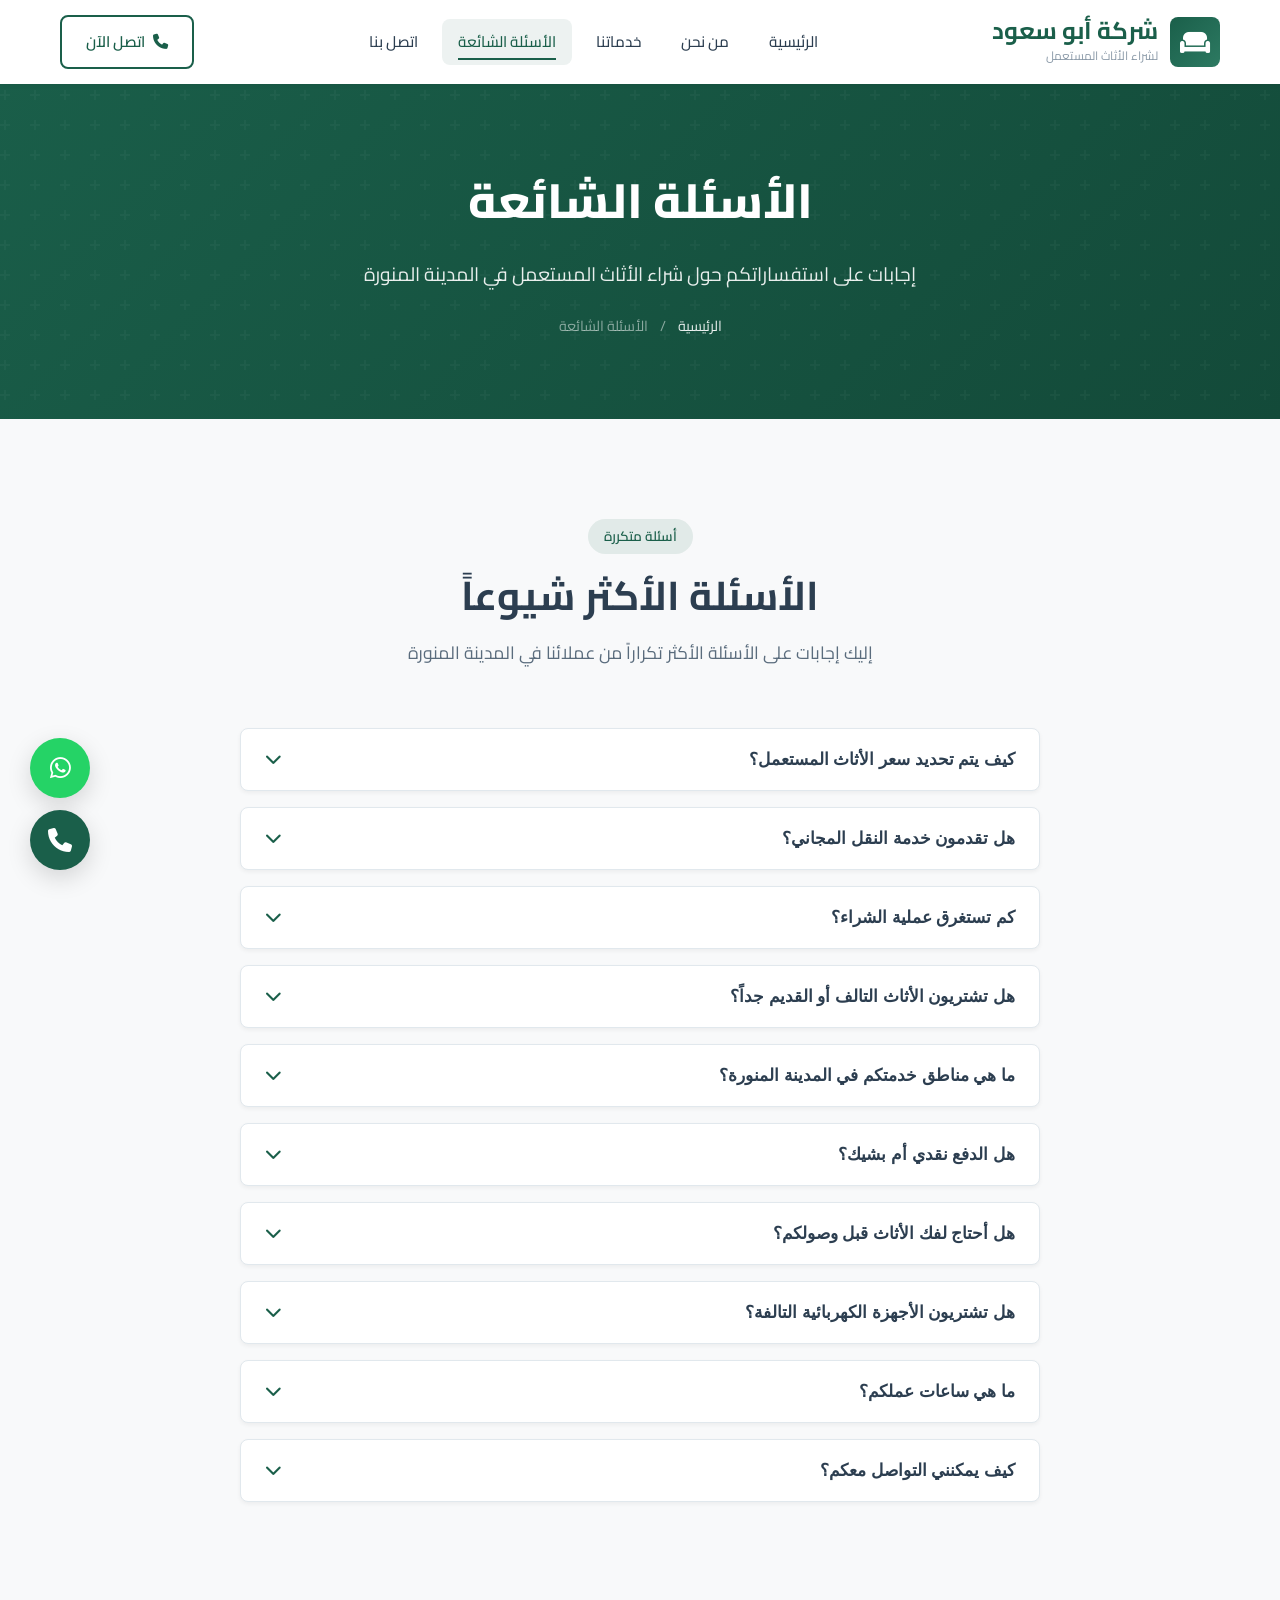
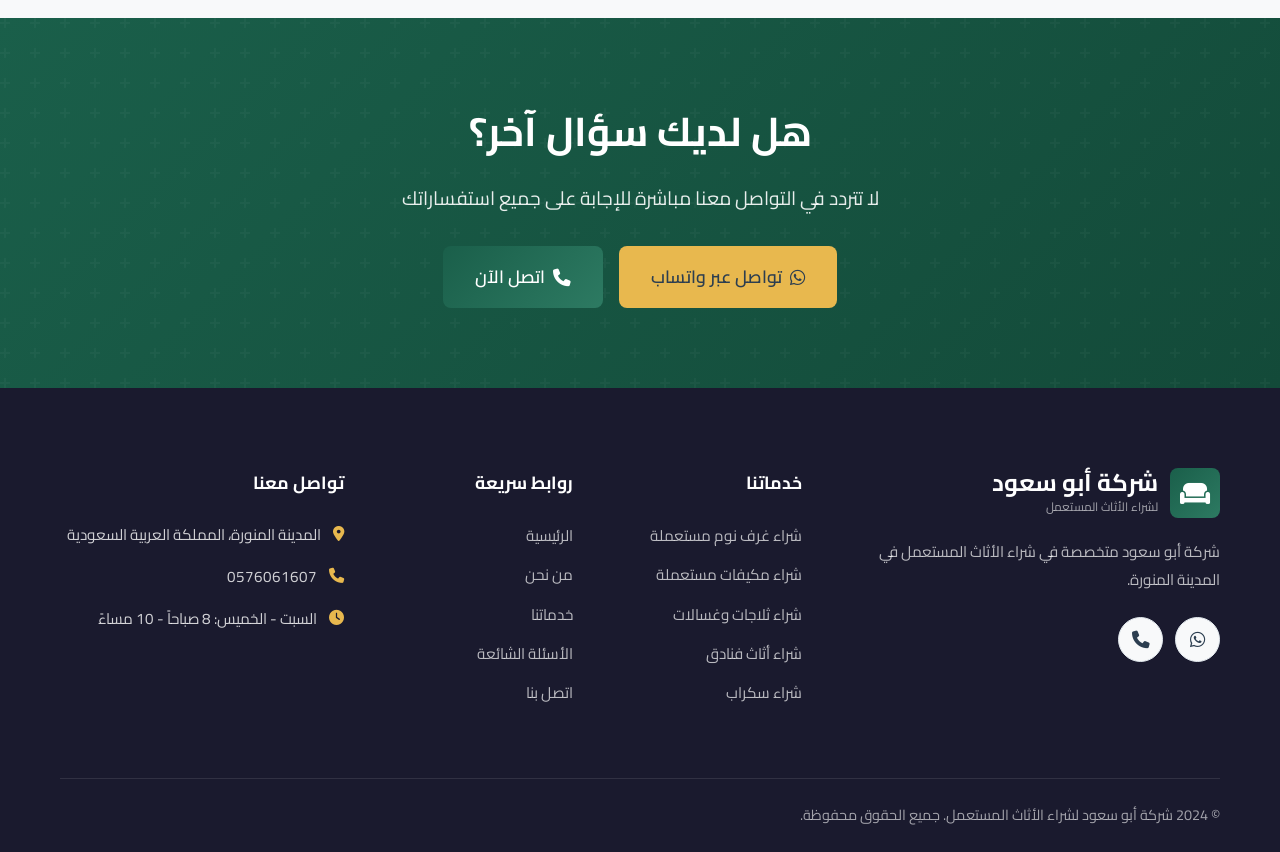
<file: pages/faq.html>
<!DOCTYPE html>

<html dir="rtl" lang="ar">
<head>
<meta charset="utf-8"/>
<meta content="width=device-width, initial-scale=1.0" name="viewport"/>
<meta content="الأسئلة الشائعة عن شراء الأثاث المستعمل في المدينة المنورة - إجابات على جميع استفساراتكم حول خدمات شركة أبو سعود." name="description"/>
<meta content="أسئلة شائعة, FAQ, شراء أثاث مستعمل, المدينة المنورة, أسعار الأثاث المستعمل" name="keywords"/>
<meta content="شركة أبو سعود لشراء الأثاث المستعمل" name="author"/>
<meta content="index, follow" name="robots"/>
<meta content="#1a5f4a" name="theme-color"/>
<link href="https://abusaud-furniture.com/pages/faq.html" rel="canonical"/>
<link href="https://abusaud-furniture.com/pages/faq.html" hreflang="ar" rel="alternate"/>
<meta content="الأسئلة الشائعة | شركة أبو سعود لشراء الأثاث المستعمل - المدينة المنورة" property="og:title"/>
<meta content="إجابات على جميع استفساراتكم حول شراء الأثاث المستعمل في المدينة المنورة." property="og:description"/>
<meta content="https://abusaud-furniture.com/images/used-furniture.webp" property="og:image"/>
<meta content="https://abusaud-furniture.com/pages/faq.html" property="og:url"/>
<meta content="website" property="og:type"/>
<meta content="ar_SA" property="og:locale"/>
<meta content="شركة أبو سعود لشراء الأثاث المستعمل" property="og:site_name"/>
<meta content="summary_large_image" name="twitter:card"/>
<meta content="الأسئلة الشائعة | شركة أبو سعود" name="twitter:title"/>
<meta content="إجابات على استفساراتكم حول شراء الأثاث المستعمل." name="twitter:description"/>
<meta content="https://abusaud-furniture.com/images/used-furniture.webp" name="twitter:image"/>
<link href="../images/favicon-32x32.png" rel="icon" sizes="32x32" type="image/png"/>
<link href="../images/favicon-16x16.png" rel="icon" sizes="16x16" type="image/png"/>
<link href="../images/apple-touch-icon.png" rel="apple-touch-icon" sizes="180x180"/>
<title>الأسئلة الشائعة | شركة أبو سعود لشراء الأثاث المستعمل - المدينة المنورة</title>
<link href="https://fonts.googleapis.com" rel="preconnect"/>
<link crossorigin="" href="https://fonts.gstatic.com" rel="preconnect"/>
<link href="https://fonts.googleapis.com/css2?family=Cairo:wght@400;500;600;700;800&amp;display=swap" rel="stylesheet"/>
<link href="https://cdnjs.cloudflare.com/ajax/libs/font-awesome/6.4.0/css/all.min.css" rel="stylesheet"/>
<link href="../css/style.css" rel="stylesheet"/>
<style>body { font-family: 'Cairo', sans-serif; }</style>
<script type="application/ld+json">
    {"@context": "https://schema.org", "@type": "FAQPage", "mainEntity": [{"@type": "Question", "name": "كيف يتم تحديد سعر الأثاث المستعمل؟", "acceptedAnswer": {"@type": "Answer", "text": "يتم تحديد سعر الأثاث المستعمل بناءً على عدة عوامل: حالة الأثاث، عمره، الماركة، الطلب عليه في السوق، والكمية المعروضة للبيع. نقوم بمعاينة الأثاث مجاناً وتقديم عرض سعر عادل ومناسب."}}, {"@type": "Question", "name": "هل تقدمون خدمة النقل المجاني؟", "acceptedAnswer": {"@type": "Answer", "text": "نعم، نقدم خدمة النقل والفك المجاني لجميع مشترياتنا داخل المدينة المنورة وضواحيها. لا داعي للقلق حول كيفية نقل الأثاث، فنحن نتولى ذلك بشكل احترافي."}}, {"@type": "Question", "name": "كم تستغرق عملية الشراء؟", "acceptedAnswer": {"@type": "Answer", "text": "عادة ما تستغرق العملية من ساعتين إلى 24 ساعة حسب حجم الأثاث والموقع. نصلك في أسرع وقت ممكن بعد اتصالك، ونقوم بالمعاينة والاتفاق على السعر ونقل الأثاث في نفس اليوم."}}]}
    </script>
</head>
<body>
<header class="header">
<div class="container">
<div class="header-inner">
<a class="logo" href="../index.html">
<div class="logo-icon"><i class="fas fa-couch"></i></div>
<div class="logo-text"><span class="logo-title">شركة أبو سعود</span><span class="logo-subtitle">لشراء الأثاث المستعمل</span></div>
</a>
<nav class="nav-menu">
<a class="nav-link" href="../index.html">الرئيسية</a>
<a class="nav-link" href="about.html">من نحن</a>
<a class="nav-link" href="services.html">خدماتنا</a>
<a class="nav-link active" href="faq.html">الأسئلة الشائعة</a>
<a class="nav-link" href="contact.html">اتصل بنا</a>
</nav>
<div class="header-cta">
<a class="btn btn-outline" href="tel:+966576061607"><i class="fas fa-phone"></i><span>اتصل الآن</span></a>
</div>
<button aria-label="فتح القائمة" class="menu-toggle"><span></span><span></span><span></span></button>
</div>
</div>
</header>
<section class="page-header">
<div class="container">
<div class="page-header-content">
<h1 class="page-title">الأسئلة الشائعة</h1>
<p class="page-description">إجابات على استفساراتكم حول شراء الأثاث المستعمل في المدينة المنورة</p>
<div class="breadcrumbs">
<a href="../index.html">الرئيسية</a><span>/</span><span>الأسئلة الشائعة</span>
</div>
</div>
</div>
</section>
<section class="section faq-section">
<div class="container">
<div class="section-header animate-on-scroll">
<span class="section-label">أسئلة متكررة</span>
<h2 class="section-title">الأسئلة الأكثر شيوعاً</h2>
<p class="section-description">إليك إجابات على الأسئلة الأكثر تكراراً من عملائنا في المدينة المنورة</p>
</div>
<div class="faq-list">
<div class="faq-item animate-on-scroll">
<button class="faq-question">
<span>كيف يتم تحديد سعر الأثاث المستعمل؟</span>
<i class="fas fa-chevron-down"></i>
</button>
<div class="faq-answer">
<div class="faq-answer-content">
                            يتم تحديد سعر الأثاث المستعمل بناءً على عدة عوامل مهمة: حالة الأثاث ومدى حفظه، عمره وسنة الصنع، الماركة والجودة الأصلية، الطلب عليه في السوق الحالي، والكمية المعروضة للبيع. نقوم بمعاينة الأثاث مجاناً وتقديم عرض سعر عادل ومناسب يعكس القيمة الحقيقية للأثاث.
                        </div>
</div>
</div>
<div class="faq-item animate-on-scroll">
<button class="faq-question">
<span>هل تقدمون خدمة النقل المجاني؟</span>
<i class="fas fa-chevron-down"></i>
</button>
<div class="faq-answer">
<div class="faq-answer-content">
                            نعم، نقدم خدمة النقل والفك المجاني لجميع مشترياتنا داخل المدينة المنورة وضواحيها. فريقنا المتخصص يقوم بفك ونقل الأثاث بشكل آمن ومحترف دون أي تكلفة إضافية على العميل. لا داعي للقلق حول كيفية نقل الأثاث الثقيل أو الكبير، فنحن نتولى كل شيء.
                        </div>
</div>
</div>
<div class="faq-item animate-on-scroll">
<button class="faq-question">
<span>كم تستغرق عملية الشراء؟</span>
<i class="fas fa-chevron-down"></i>
</button>
<div class="faq-answer">
<div class="faq-answer-content">
                            عادة ما تستغرق العملية من ساعتين إلى 24 ساعة حسب حجم الأثاث والموقع. نصلك في أسرع وقت ممكن بعد اتصالك، ونقوم بالمعاينة والاتفاق على السعر ونقل الأثاث في نفس اليوم. للكميات الكبيرة قد نحتاج لتحديد موعد مناسب لضمان إتمام العملية بشكل مثالي.
                        </div>
</div>
</div>
<div class="faq-item animate-on-scroll">
<button class="faq-question">
<span>هل تشتريون الأثاث التالف أو القديم جداً؟</span>
<i class="fas fa-chevron-down"></i>
</button>
<div class="faq-answer">
<div class="faq-answer-content">
                            نعم، نشتري الأثاث بجميع حالاته حتى التالف أو القديم. في حالة الأثاث التالف، يتم تقييمه بناءً على إمكانية إصلاحه أو إعادة تدويره. حتى لو كان الأثاث غير صالح للاستخدام، قد نشتريه كسكراب أو لاستخراج الأجزاء المفيدة منه. لا تتردد في الاتصال بنا مهما كانت حالة الأثاث.
                        </div>
</div>
</div>
<div class="faq-item animate-on-scroll">
<button class="faq-question">
<span>ما هي مناطق خدمتكم في المدينة المنورة؟</span>
<i class="fas fa-chevron-down"></i>
</button>
<div class="faq-answer">
<div class="faq-answer-content">
                            نخدم جميع أحياء المدينة المنورة بما فيها: العزيزية، العوالي، الروابي، الربوة، السلام، الملك فهد، المطار، العريض، شوران، بني ظفر، وغيرها. كما نخدم الضواحي مثل بقيق، العيص، وادي الفرع، وينبع. لا يهم أين تتواجد، فنحن نصلك أينما كنت.
                        </div>
</div>
</div>
<div class="faq-item animate-on-scroll">
<button class="faq-question">
<span>هل الدفع نقدي أم بشيك؟</span>
<i class="fas fa-chevron-down"></i>
</button>
<div class="faq-answer">
<div class="faq-answer-content">
                            نقدم خيارات دفع متعددة للراحة. الدفع نقدي فوري عند الاتفاق هو الخيار الأكثر شيوعاً ويفضله معظم العملاء. كما يمكن الدفع عن طريق التحويل البنكي للمبالغ الكبيرة. نضمن لك سرعة الدفع وأمانه فور إتمام عملية النقل.
                        </div>
</div>
</div>
<div class="faq-item animate-on-scroll">
<button class="faq-question">
<span>هل أحتاج لفك الأثاث قبل وصولكم؟</span>
<i class="fas fa-chevron-down"></i>
</button>
<div class="faq-answer">
<div class="faq-answer-content">
                            لا، لا تحتاج لفك الأثاث. فريقنا المتخصص يتولى عملية الفك بشكل احترافي وآمن. لدينا الأدوات والخبرة اللازمة لفك جميع أنواع الأثاث دون causing أي ضرر. هذه الخدمة مجانية وشاملة ضمن عملية الشراء.
                        </div>
</div>
</div>
<div class="faq-item animate-on-scroll">
<button class="faq-question">
<span>هل تشتريون الأجهزة الكهربائية التالفة؟</span>
<i class="fas fa-chevron-down"></i>
</button>
<div class="faq-answer">
<div class="faq-answer-content">
                            نعم، نشتري الأجهزة الكهربائية حتى التالفة منها. المكيفات، الثلاجات، الغسالات، وغيرها من الأجهزة يتم شراؤها سواء كانت عاملة أو تحتاج صيانة أو حتى تالفة. يتم تقييم كل جهاز حسب حالته وإمكانية إصلاحه أو استخدامه كقطع غيار.
                        </div>
</div>
</div>
<div class="faq-item animate-on-scroll">
<button class="faq-question">
<span>ما هي ساعات عملكم؟</span>
<i class="fas fa-chevron-down"></i>
</button>
<div class="faq-answer">
<div class="faq-answer-content">
                            نعمل من السبت إلى الخميس من 8 صباحاً حتى 10 مساءً. كما نقدم خدمة طوارئ على مدار الساعة للحالات العاجلة والكميات الكبيرة. يمكنك الاتصال بنا في أي وقت ونحن جاهزون لخدمتك.
                        </div>
</div>
</div>
<div class="faq-item animate-on-scroll">
<button class="faq-question">
<span>كيف يمكنني التواصل معكم؟</span>
<i class="fas fa-chevron-down"></i>
</button>
<div class="faq-answer">
<div class="faq-answer-content">
                            يمكنك التواصل معنا بعدة طرق: الاتصال المباشر على رقم الهاتف 0576061607، التواصل عبر واتساب على نفس الرقم، أو ملء نموذج التواصل في صفحة "اتصل بنا". نرد على جميع الاستفسارات في أسرع وقت ممكن.
                        </div>
</div>
</div>
</div>
</div>
</section>
<section class="cta-section">
<div class="container">
<div class="cta-content">
<h2 class="cta-title">هل لديك سؤال آخر؟</h2>
<p class="cta-description">لا تتردد في التواصل معنا مباشرة للإجابة على جميع استفساراتك</p>
<div class="cta-buttons">
<a class="btn btn-secondary btn-large" href="https://wa.me/966576061607" target="_blank"><i class="fab fa-whatsapp"></i><span>تواصل عبر واتساب</span></a>
<a class="btn btn-primary btn-large" href="tel:+966576061607"><i class="fas fa-phone"></i><span>اتصل الآن</span></a>
</div>
</div>
</div>
</section>
<footer class="footer">
<div class="container">
<div class="footer-grid">
<div>
<div class="footer-logo">
<a class="logo" href="../index.html">
<div class="logo-icon"><i class="fas fa-couch"></i></div>
<div class="logo-text"><span class="logo-title">شركة أبو سعود</span><span class="logo-subtitle">لشراء الأثاث المستعمل</span></div>
</a>
</div>
<p class="footer-description">شركة أبو سعود متخصصة في شراء الأثاث المستعمل في المدينة المنورة.</p>
<div class="contact-social">
<a class="social-link" href="https://wa.me/966576061607" target="_blank"><i class="fab fa-whatsapp"></i></a>
<a class="social-link" href="tel:+966576061607"><i class="fas fa-phone"></i></a>
</div>
</div>
<div>
<h4 class="footer-title">خدماتنا</h4>
<ul class="footer-links">
<li><a href="bedroom-furniture.html">شراء غرف نوم مستعملة</a></li>
<li><a href="air-conditioners.html">شراء مكيفات مستعملة</a></li>
<li><a href="appliances.html">شراء ثلاجات وغسالات</a></li>
<li><a href="hotel-furniture.html">شراء أثاث فنادق</a></li>
<li><a href="scrap.html">شراء سكراب</a></li>
</ul>
</div>
<div>
<h4 class="footer-title">روابط سريعة</h4>
<ul class="footer-links">
<li><a href="../index.html">الرئيسية</a></li>
<li><a href="about.html">من نحن</a></li>
<li><a href="services.html">خدماتنا</a></li>
<li><a href="faq.html">الأسئلة الشائعة</a></li>
<li><a href="contact.html">اتصل بنا</a></li>
</ul>
</div>
<div>
<h4 class="footer-title">تواصل معنا</h4>
<ul class="footer-contact">
<li><i class="fas fa-map-marker-alt"></i><span>المدينة المنورة، المملكة العربية السعودية</span></li>
<li><i class="fas fa-phone"></i><span>0576061607</span></li>
<li><i class="fas fa-clock"></i><span>السبت - الخميس: 8 صباحاً - 10 مساءً</span></li>
</ul>
</div>
</div>
<div class="footer-bottom">
<p class="footer-copyright">© 2024 شركة أبو سعود لشراء الأثاث المستعمل. جميع الحقوق محفوظة.</p>
</div>
</div>
</footer>
<div class="floating-buttons">
<a class="floating-btn whatsapp" href="https://wa.me/966576061607" target="_blank"><i class="fab fa-whatsapp"></i></a>
<a class="floating-btn phone" href="tel:+966576061607"><i class="fas fa-phone"></i></a>
</div>
<script src="../js/main.js"></script>
</body>
</html>
</file>
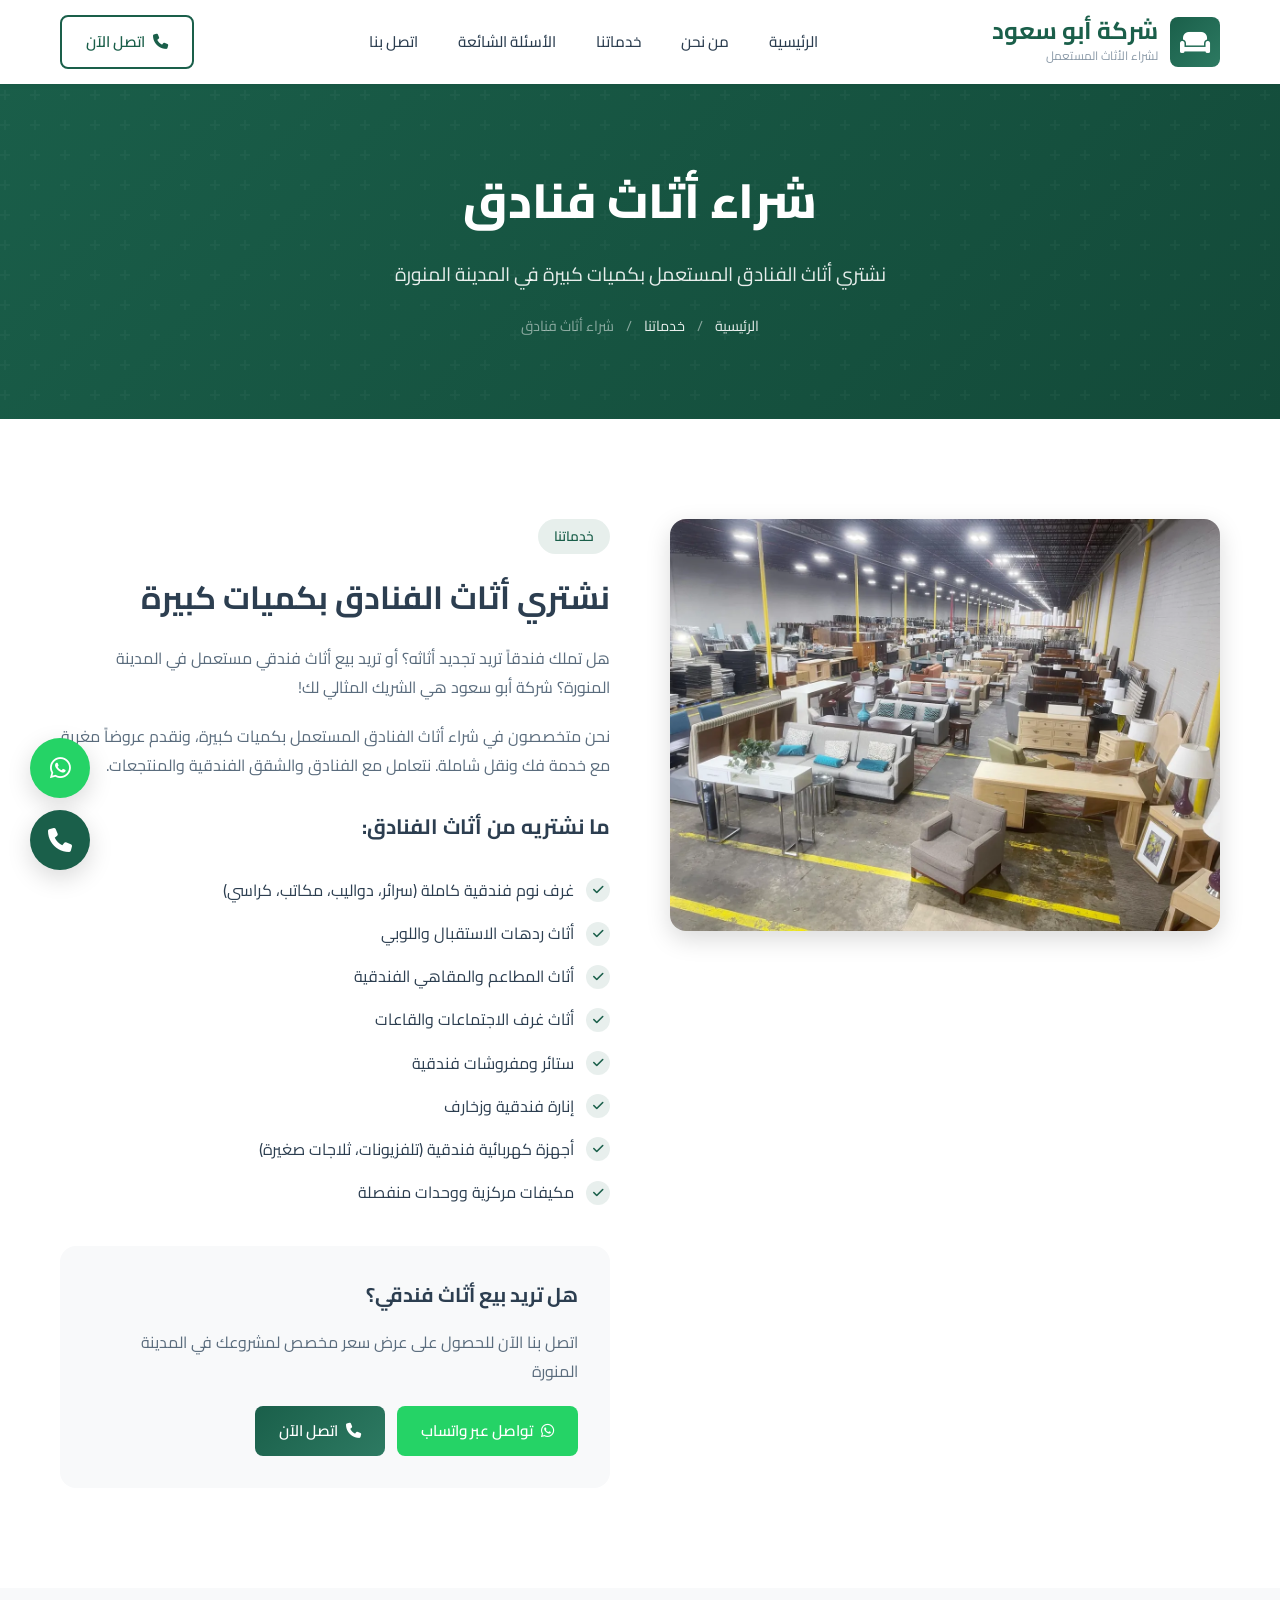
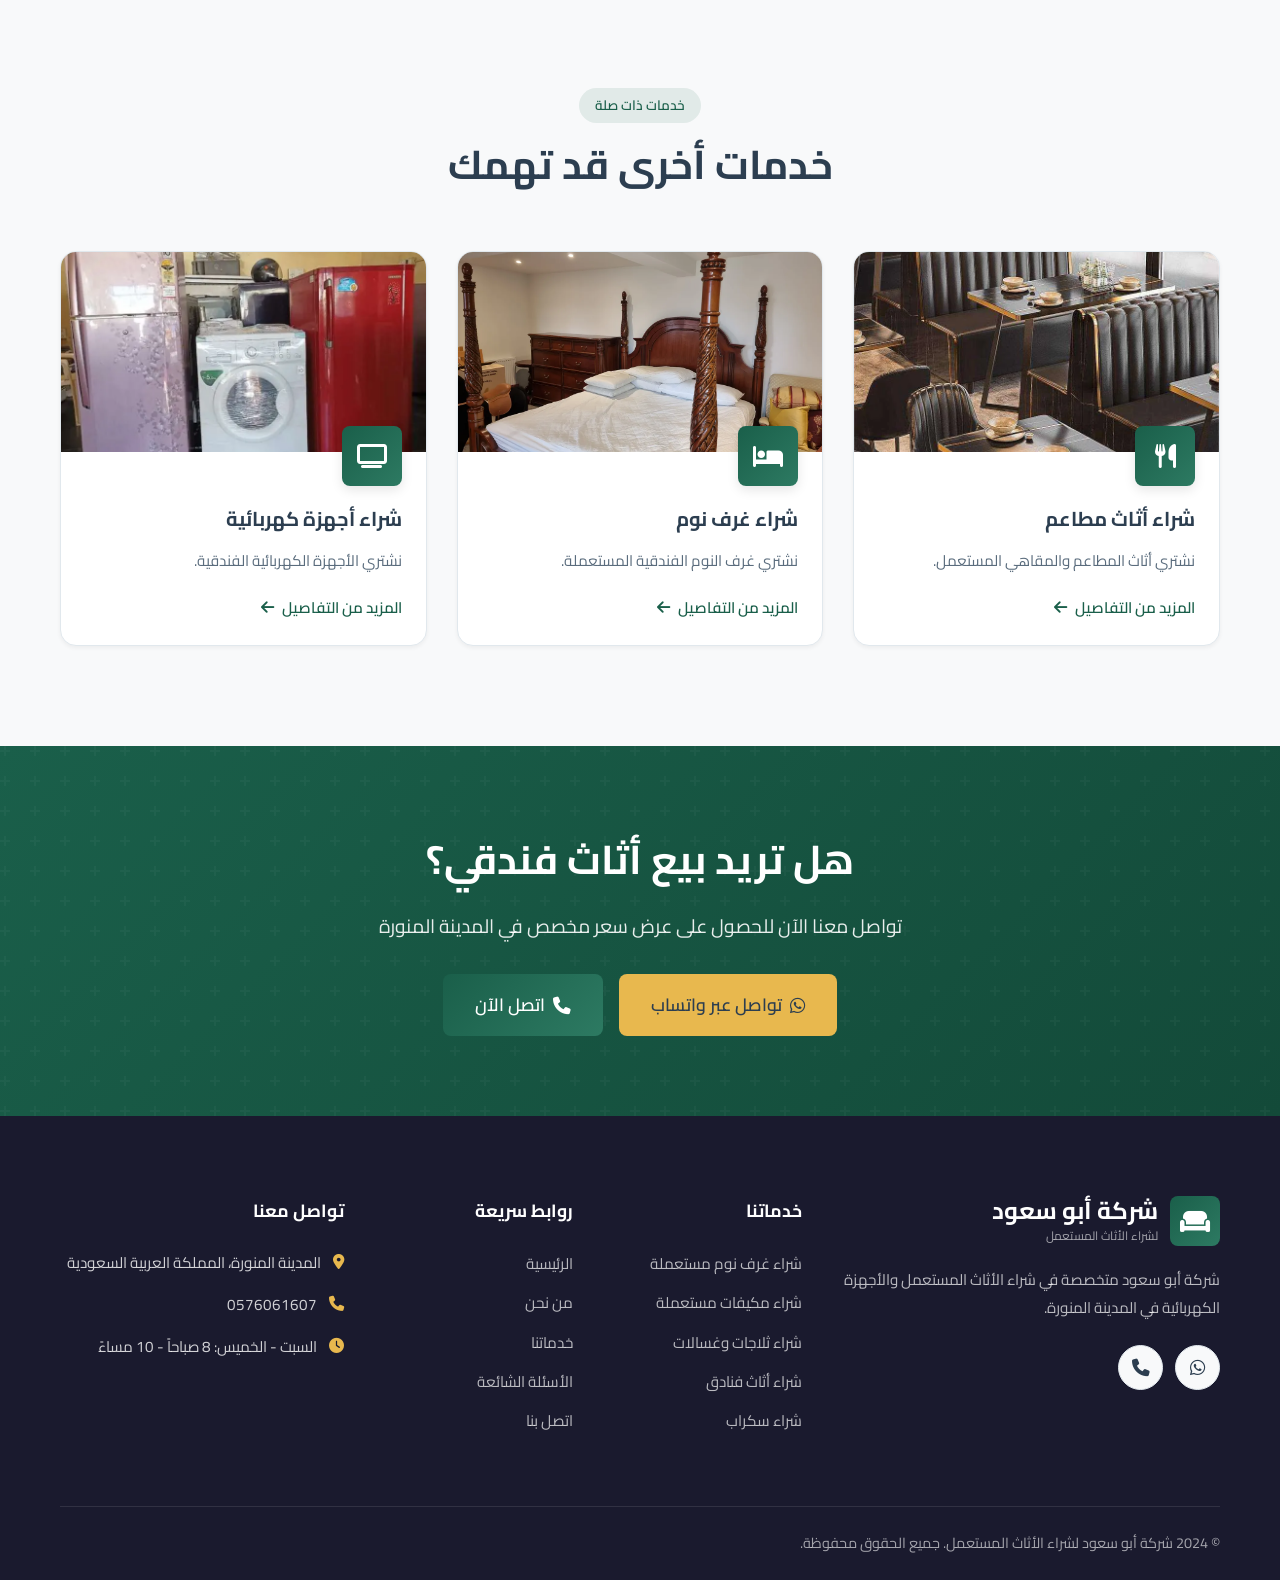
<file: pages/hotel-furniture.html>
<!DOCTYPE html>

<html dir="rtl" lang="ar">
<head>
<meta charset="utf-8"/>
<meta content="width=device-width, initial-scale=1.0" name="viewport"/>
<meta content="شراء أثاث فنادق في المدينة المنورة - شركة أبو سعود تشتري أثاث الفنادق المستعمل بكميات كبيرة بأفضل الأسعار." name="description"/>
<meta content="شراء أثاث فنادق, شراء أثاث فنادق المدينة المنورة, بيع أثاث فندق, شراء غرف فندقية مستعملة" name="keywords"/>
<meta content="شركة أبو سعود لشراء الأثاث المستعمل" name="author"/>
<meta content="index, follow" name="robots"/>
<meta content="#1a5f4a" name="theme-color"/>
<link href="https://abusaud-furniture.com/pages/hotel-furniture.html" rel="canonical"/>
<link href="https://abusaud-furniture.com/pages/hotel-furniture.html" hreflang="ar" rel="alternate"/>
<meta content="شراء أثاث فنادق في المدينة المنورة | شركة أبو سعود" property="og:title"/>
<meta content="نشتري أثاث الفنادق المستعمل بكميات كبيرة بأفضل الأسعار في المدينة المنورة." property="og:description"/>
<meta content="https://abusaud-furniture.com/images/hotel-furniture.webp" property="og:image"/>
<meta content="https://abusaud-furniture.com/pages/hotel-furniture.html" property="og:url"/>
<meta content="website" property="og:type"/>
<meta content="ar_SA" property="og:locale"/>
<meta content="شركة أبو سعود لشراء الأثاث المستعمل" property="og:site_name"/>
<meta content="summary_large_image" name="twitter:card"/>
<meta content="شراء أثاث فنادق في المدينة المنورة" name="twitter:title"/>
<meta content="نشتري أثاث الفنادق المستعمل بكميات كبيرة." name="twitter:description"/>
<meta content="https://abusaud-furniture.com/images/hotel-furniture.webp" name="twitter:image"/>
<link href="../images/favicon-32x32.png" rel="icon" sizes="32x32" type="image/png"/>
<link href="../images/favicon-16x16.png" rel="icon" sizes="16x16" type="image/png"/>
<link href="../images/apple-touch-icon.png" rel="apple-touch-icon" sizes="180x180"/>
<title>شراء أثاث فنادق في المدينة المنورة | شركة أبو سعود</title>
<link href="https://fonts.googleapis.com" rel="preconnect"/>
<link crossorigin="" href="https://fonts.gstatic.com" rel="preconnect"/>
<link href="https://fonts.googleapis.com/css2?family=Cairo:wght@400;500;600;700;800&amp;display=swap" rel="stylesheet"/>
<link href="https://cdnjs.cloudflare.com/ajax/libs/font-awesome/6.4.0/css/all.min.css" rel="stylesheet"/>
<link href="../css/style.css" rel="stylesheet"/>
<style>body { font-family: 'Cairo', sans-serif; }</style>
<script type="application/ld+json">
    {"@context": "https://schema.org", "@type": "Service", "name": "شراء أثاث فنادق في المدينة المنورة", "description": "نشتري أثاث الفنادق المستعمل بكميات كبيرة بأفضل الأسعار", "provider": {"@type": "LocalBusiness", "name": "شركة أبو سعود", "address": {"@type": "PostalAddress", "addressLocality": "المدينة المنورة", "addressCountry": "SA"}}, "areaServed": "المدينة المنورة", "serviceType": "شراء أثاث فنادق"}
    </script>
</head>
<body>
<header class="header">
<div class="container">
<div class="header-inner">
<a class="logo" href="../index.html">
<div class="logo-icon"><i class="fas fa-couch"></i></div>
<div class="logo-text"><span class="logo-title">شركة أبو سعود</span><span class="logo-subtitle">لشراء الأثاث المستعمل</span></div>
</a>
<nav class="nav-menu">
<a class="nav-link" href="../index.html">الرئيسية</a>
<a class="nav-link" href="about.html">من نحن</a>
<a class="nav-link" href="services.html">خدماتنا</a>
<a class="nav-link" href="faq.html">الأسئلة الشائعة</a>
<a class="nav-link" href="contact.html">اتصل بنا</a>
</nav>
<div class="header-cta">
<a class="btn btn-outline" href="tel:+966576061607"><i class="fas fa-phone"></i><span>اتصل الآن</span></a>
</div>
<button aria-label="فتح القائمة" class="menu-toggle"><span></span><span></span><span></span></button>
</div>
</div>
</header>
<section class="page-header">
<div class="container">
<div class="page-header-content">
<h1 class="page-title">شراء أثاث فنادق</h1>
<p class="page-description">نشتري أثاث الفنادق المستعمل بكميات كبيرة في المدينة المنورة</p>
<div class="breadcrumbs">
<a href="../index.html">الرئيسية</a><span>/</span><a href="services.html">خدماتنا</a><span>/</span><span>شراء أثاث فنادق</span>
</div>
</div>
</div>
</section>
<section class="section">
<div class="container">
<div class="service-detail-grid">
<div class="service-detail-image animate-on-scroll">
<img alt="شراء أثاث فنادق في المدينة المنورة - شراء اثاث مستعمل في المدينة المنورة" height="400" src="../images/hotel-furniture.webp" width="600"/>
</div>
<div class="service-detail-content animate-on-scroll">
<span class="section-label">خدماتنا</span>
<h2>نشتري أثاث الفنادق بكميات كبيرة</h2>
<p>هل تملك فندقاً تريد تجديد أثاثه؟ أو تريد بيع أثاث فندقي مستعمل في المدينة المنورة؟ شركة أبو سعود هي الشريك المثالي لك!</p>
<p>نحن متخصصون في شراء أثاث الفنادق المستعمل بكميات كبيرة، ونقدم عروضاً مغرية مع خدمة فك ونقل شاملة. نتعامل مع الفنادق والشقق الفندقية والمنتجعات.</p>
<h3 style="margin-top: 30px; margin-bottom: 16px; font-size: 1.3rem;">ما نشتريه من أثاث الفنادق:</h3>
<ul class="service-features-list">
<li><i class="fas fa-check"></i><span>غرف نوم فندقية كاملة (سرائر، دواليب، مكاتب، كراسي)</span></li>
<li><i class="fas fa-check"></i><span>أثاث ردهات الاستقبال واللوبي</span></li>
<li><i class="fas fa-check"></i><span>أثاث المطاعم والمقاهي الفندقية</span></li>
<li><i class="fas fa-check"></i><span>أثاث غرف الاجتماعات والقاعات</span></li>
<li><i class="fas fa-check"></i><span>ستائر ومفروشات فندقية</span></li>
<li><i class="fas fa-check"></i><span>إنارة فندقية وزخارف</span></li>
<li><i class="fas fa-check"></i><span>أجهزة كهربائية فندقية (تلفزيونات، ثلاجات صغيرة)</span></li>
<li><i class="fas fa-check"></i><span>مكيفات مركزية ووحدات منفصلة</span></li>
</ul>
<div class="service-cta-box">
<h3>هل تريد بيع أثاث فندقي؟</h3>
<p>اتصل بنا الآن للحصول على عرض سعر مخصص لمشروعك في المدينة المنورة</p>
<div style="display: flex; gap: 12px; flex-wrap: wrap;">
<a class="btn btn-whatsapp" href="https://wa.me/966576061607" target="_blank"><i class="fab fa-whatsapp"></i><span>تواصل عبر واتساب</span></a>
<a class="btn btn-primary" href="tel:+966576061607"><i class="fas fa-phone"></i><span>اتصل الآن</span></a>
</div>
</div>
</div>
</div>
</div>
</section>
<section class="section related-services">
<div class="container">
<div class="section-header animate-on-scroll">
<span class="section-label">خدمات ذات صلة</span>
<h2 class="section-title">خدمات أخرى قد تهمك</h2>
</div>
<div class="services-grid">
<article class="service-card animate-on-scroll">
<div class="service-image"><img alt="شراء أثاث مطاعم - شراء اثاث مستعمل في المدينة المنورة" height="200" src="../images/restaurant-furniture.webp" width="400"/></div>
<div class="service-content">
<div class="service-icon"><i class="fas fa-utensils"></i></div>
<h3 class="service-title">شراء أثاث مطاعم</h3>
<p class="service-description">نشتري أثاث المطاعم والمقاهي المستعمل.</p>
<a class="service-link" href="restaurant-furniture.html"><span>المزيد من التفاصيل</span><i class="fas fa-arrow-left"></i></a>
</div>
</article>
<article class="service-card animate-on-scroll">
<div class="service-image"><img alt="شراء غرف نوم فندقية - شراء اثاث مستعمل في المدينة المنورة" height="200" src="../images/hotel-bedroom.webp" width="400"/></div>
<div class="service-content">
<div class="service-icon"><i class="fas fa-bed"></i></div>
<h3 class="service-title">شراء غرف نوم</h3>
<p class="service-description">نشتري غرف النوم الفندقية المستعملة.</p>
<a class="service-link" href="bedroom-furniture.html"><span>المزيد من التفاصيل</span><i class="fas fa-arrow-left"></i></a>
</div>
</article>
<article class="service-card animate-on-scroll">
<div class="service-image"><img alt="شراء أجهزة كهربائية - شراء اثاث مستعمل في المدينة المنورة" height="200" loading="lazy" src="../images/appliances.webp" width="400"/></div>
<div class="service-content">
<div class="service-icon"><i class="fas fa-tv"></i></div>
<h3 class="service-title">شراء أجهزة كهربائية</h3>
<p class="service-description">نشتري الأجهزة الكهربائية الفندقية.</p>
<a class="service-link" href="appliances.html"><span>المزيد من التفاصيل</span><i class="fas fa-arrow-left"></i></a>
</div>
</article>
</div>
</div>
</section>
<section class="cta-section">
<div class="container">
<div class="cta-content">
<h2 class="cta-title">هل تريد بيع أثاث فندقي؟</h2>
<p class="cta-description">تواصل معنا الآن للحصول على عرض سعر مخصص في المدينة المنورة</p>
<div class="cta-buttons">
<a class="btn btn-secondary btn-large" href="https://wa.me/966576061607" target="_blank"><i class="fab fa-whatsapp"></i><span>تواصل عبر واتساب</span></a>
<a class="btn btn-primary btn-large" href="tel:+966576061607"><i class="fas fa-phone"></i><span>اتصل الآن</span></a>
</div>
</div>
</div>
</section>
<footer class="footer">
<div class="container">
<div class="footer-grid">
<div>
<div class="footer-logo">
<a class="logo" href="../index.html">
<div class="logo-icon"><i class="fas fa-couch"></i></div>
<div class="logo-text"><span class="logo-title">شركة أبو سعود</span><span class="logo-subtitle">لشراء الأثاث المستعمل</span></div>
</a>
</div>
<p class="footer-description">شركة أبو سعود متخصصة في شراء الأثاث المستعمل والأجهزة الكهربائية في المدينة المنورة.</p>
<div class="contact-social">
<a class="social-link" href="https://wa.me/966576061607" target="_blank"><i class="fab fa-whatsapp"></i></a>
<a class="social-link" href="tel:+966576061607"><i class="fas fa-phone"></i></a>
</div>
</div>
<div>
<h4 class="footer-title">خدماتنا</h4>
<ul class="footer-links">
<li><a href="bedroom-furniture.html">شراء غرف نوم مستعملة</a></li>
<li><a href="air-conditioners.html">شراء مكيفات مستعملة</a></li>
<li><a href="appliances.html">شراء ثلاجات وغسالات</a></li>
<li><a href="hotel-furniture.html">شراء أثاث فنادق</a></li>
<li><a href="scrap.html">شراء سكراب</a></li>
</ul>
</div>
<div>
<h4 class="footer-title">روابط سريعة</h4>
<ul class="footer-links">
<li><a href="../index.html">الرئيسية</a></li>
<li><a href="about.html">من نحن</a></li>
<li><a href="services.html">خدماتنا</a></li>
<li><a href="faq.html">الأسئلة الشائعة</a></li>
<li><a href="contact.html">اتصل بنا</a></li>
</ul>
</div>
<div>
<h4 class="footer-title">تواصل معنا</h4>
<ul class="footer-contact">
<li><i class="fas fa-map-marker-alt"></i><span>المدينة المنورة، المملكة العربية السعودية</span></li>
<li><i class="fas fa-phone"></i><span>0576061607</span></li>
<li><i class="fas fa-clock"></i><span>السبت - الخميس: 8 صباحاً - 10 مساءً</span></li>
</ul>
</div>
</div>
<div class="footer-bottom">
<p class="footer-copyright">© 2024 شركة أبو سعود لشراء الأثاث المستعمل. جميع الحقوق محفوظة.</p>
</div>
</div>
</footer>
<div class="floating-buttons">
<a class="floating-btn whatsapp" href="https://wa.me/966576061607" target="_blank"><i class="fab fa-whatsapp"></i></a>
<a class="floating-btn phone" href="tel:+966576061607"><i class="fas fa-phone"></i></a>
</div>
<script src="../js/main.js"></script>
</body>
</html>
</file>
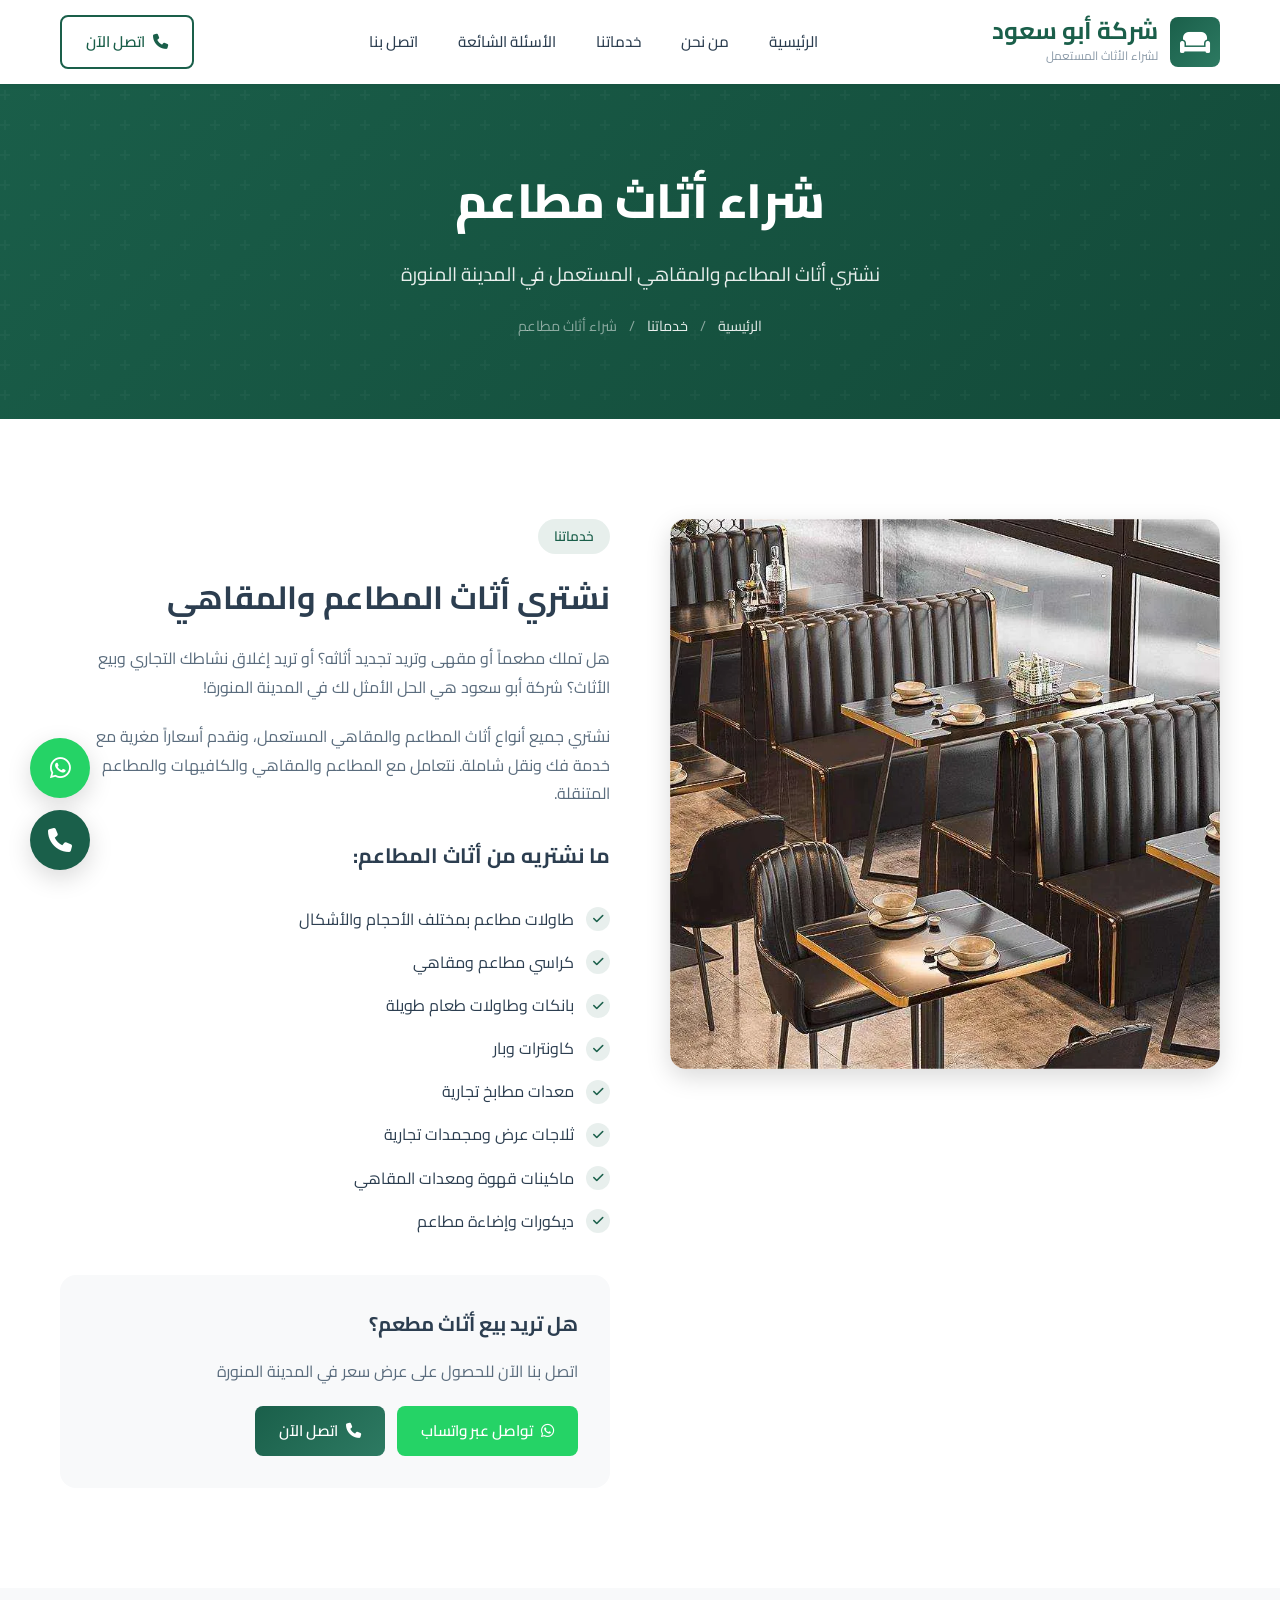
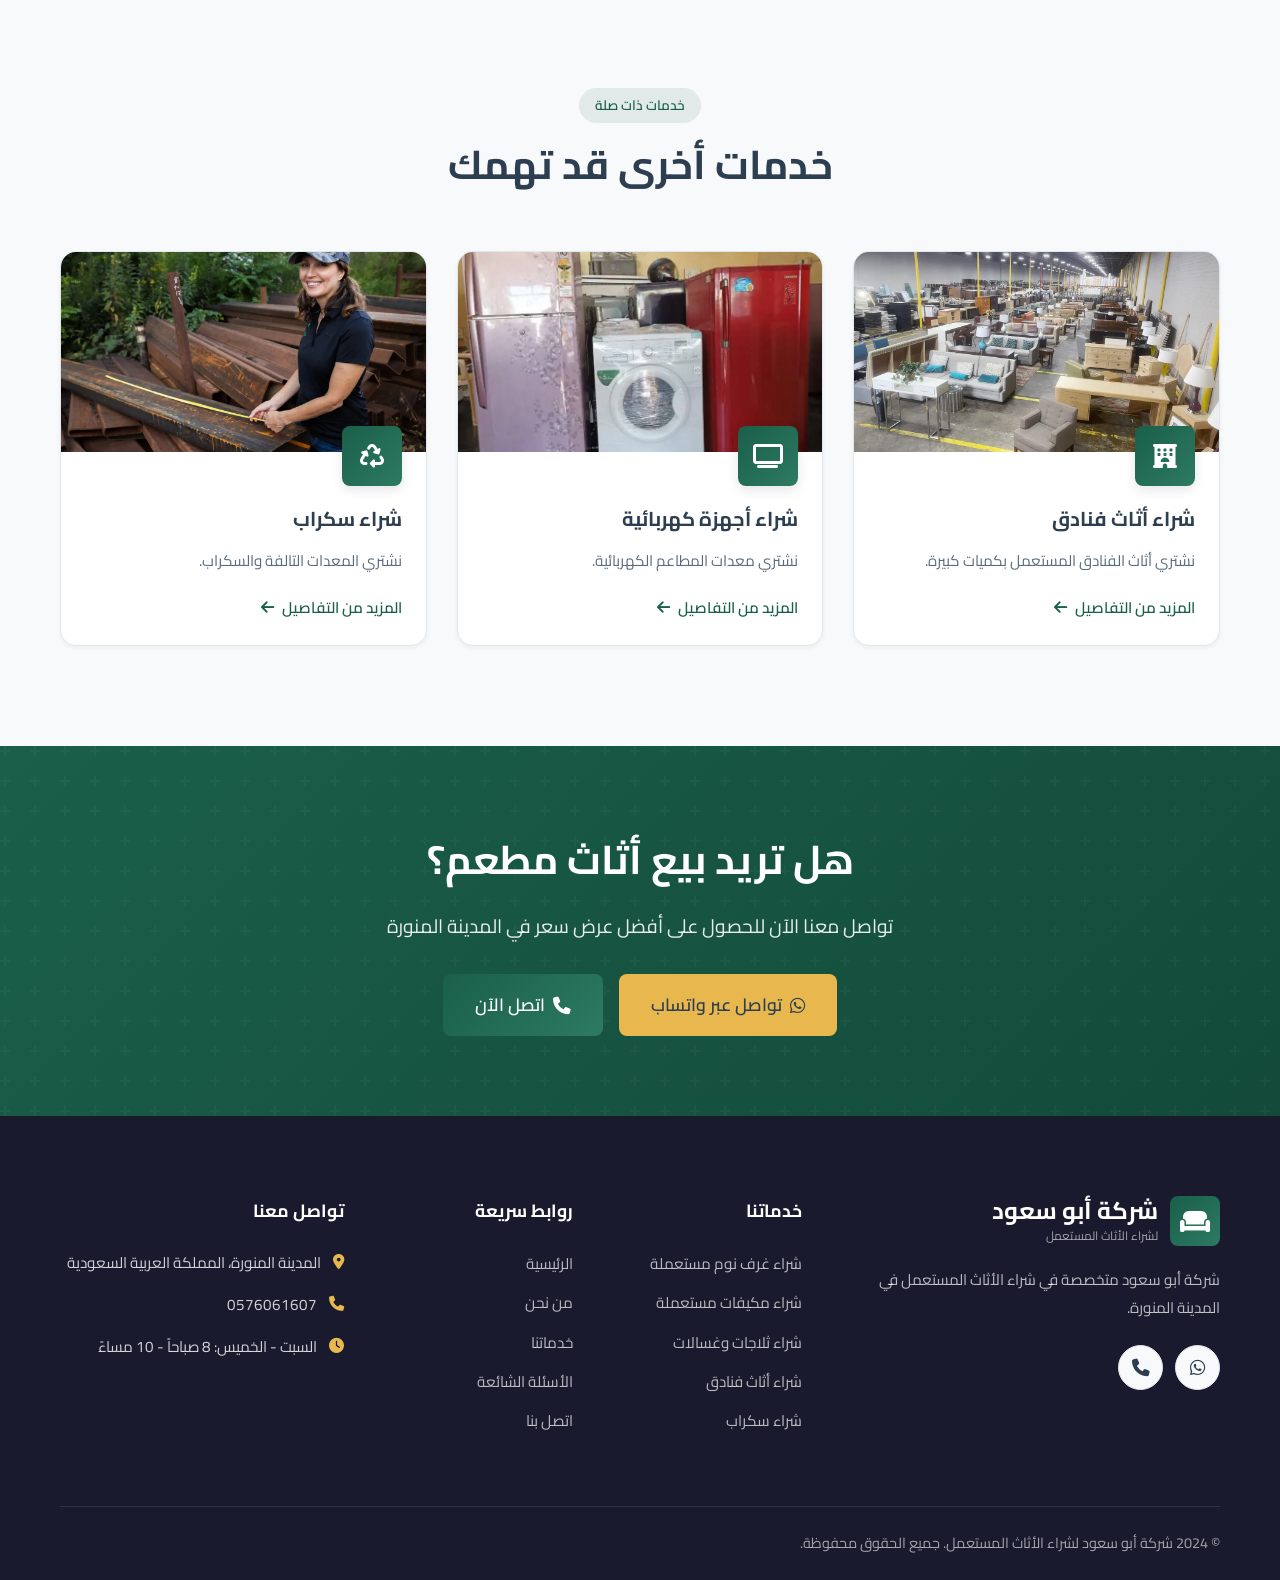
<file: pages/restaurant-furniture.html>
<!DOCTYPE html>

<html dir="rtl" lang="ar">
<head>
<meta charset="utf-8"/>
<meta content="width=device-width, initial-scale=1.0" name="viewport"/>
<meta content="شراء أثاث مطاعم في المدينة المنورة - شركة أبو سعود تشتري أثاث المطاعم والمقاهي المستعمل بأفضل الأسعار." name="description"/>
<meta content="شراء أثاث مطاعم, شراء أثاث مقاهي, بيع أثاث مطعم, شراء طاولات مطاعم, المدينة المنورة" name="keywords"/>
<meta content="شركة أبو سعود لشراء الأثاث المستعمل" name="author"/>
<meta content="index, follow" name="robots"/>
<meta content="#1a5f4a" name="theme-color"/>
<link href="https://abusaud-furniture.com/pages/restaurant-furniture.html" rel="canonical"/>
<link href="https://abusaud-furniture.com/pages/restaurant-furniture.html" hreflang="ar" rel="alternate"/>
<meta content="شراء أثاث مطاعم في المدينة المنورة | شركة أبو سعود" property="og:title"/>
<meta content="نشتري أثاث المطاعم والمقاهي المستعمل بأفضل الأسعار في المدينة المنورة." property="og:description"/>
<meta content="https://abusaud-furniture.com/images/restaurant-furniture.webp" property="og:image"/>
<meta content="https://abusaud-furniture.com/pages/restaurant-furniture.html" property="og:url"/>
<meta content="website" property="og:type"/>
<meta content="ar_SA" property="og:locale"/>
<meta content="شركة أبو سعود لشراء الأثاث المستعمل" property="og:site_name"/>
<meta content="summary_large_image" name="twitter:card"/>
<meta content="شراء أثاث مطاعم في المدينة المنورة" name="twitter:title"/>
<meta content="نشتري أثاث المطاعم والمقاهي المستعمل." name="twitter:description"/>
<meta content="https://abusaud-furniture.com/images/restaurant-furniture.webp" name="twitter:image"/>
<link href="../images/favicon-32x32.png" rel="icon" sizes="32x32" type="image/png"/>
<link href="../images/favicon-16x16.png" rel="icon" sizes="16x16" type="image/png"/>
<link href="../images/apple-touch-icon.png" rel="apple-touch-icon" sizes="180x180"/>
<title>شراء أثاث مطاعم في المدينة المنورة | شركة أبو سعود</title>
<link href="https://fonts.googleapis.com" rel="preconnect"/>
<link crossorigin="" href="https://fonts.gstatic.com" rel="preconnect"/>
<link href="https://fonts.googleapis.com/css2?family=Cairo:wght@400;500;600;700;800&amp;display=swap" rel="stylesheet"/>
<link href="https://cdnjs.cloudflare.com/ajax/libs/font-awesome/6.4.0/css/all.min.css" rel="stylesheet"/>
<link href="../css/style.css" rel="stylesheet"/>
<style>body { font-family: 'Cairo', sans-serif; }</style>
<script type="application/ld+json">
    {"@context": "https://schema.org", "@type": "Service", "name": "شراء أثاث مطاعم في المدينة المنورة", "description": "نشتري أثاث المطاعم والمقاهي المستعمل", "provider": {"@type": "LocalBusiness", "name": "شركة أبو سعود", "address": {"@type": "PostalAddress", "addressLocality": "المدينة المنورة", "addressCountry": "SA"}}, "areaServed": "المدينة المنورة", "serviceType": "شراء أثاث مطاعم"}
    </script>
</head>
<body>
<header class="header">
<div class="container">
<div class="header-inner">
<a class="logo" href="../index.html">
<div class="logo-icon"><i class="fas fa-couch"></i></div>
<div class="logo-text"><span class="logo-title">شركة أبو سعود</span><span class="logo-subtitle">لشراء الأثاث المستعمل</span></div>
</a>
<nav class="nav-menu">
<a class="nav-link" href="../index.html">الرئيسية</a>
<a class="nav-link" href="about.html">من نحن</a>
<a class="nav-link" href="services.html">خدماتنا</a>
<a class="nav-link" href="faq.html">الأسئلة الشائعة</a>
<a class="nav-link" href="contact.html">اتصل بنا</a>
</nav>
<div class="header-cta">
<a class="btn btn-outline" href="tel:+966576061607"><i class="fas fa-phone"></i><span>اتصل الآن</span></a>
</div>
<button aria-label="فتح القائمة" class="menu-toggle"><span></span><span></span><span></span></button>
</div>
</div>
</header>
<section class="page-header">
<div class="container">
<div class="page-header-content">
<h1 class="page-title">شراء أثاث مطاعم</h1>
<p class="page-description">نشتري أثاث المطاعم والمقاهي المستعمل في المدينة المنورة</p>
<div class="breadcrumbs">
<a href="../index.html">الرئيسية</a><span>/</span><a href="services.html">خدماتنا</a><span>/</span><span>شراء أثاث مطاعم</span>
</div>
</div>
</div>
</section>
<section class="section">
<div class="container">
<div class="service-detail-grid">
<div class="service-detail-image animate-on-scroll">
<img alt="شراء أثاث مطاعم في المدينة المنورة - شراء اثاث مستعمل في المدينة المنورة" height="400" src="../images/restaurant-furniture.webp" width="600"/>
</div>
<div class="service-detail-content animate-on-scroll">
<span class="section-label">خدماتنا</span>
<h2>نشتري أثاث المطاعم والمقاهي</h2>
<p>هل تملك مطعماً أو مقهى وتريد تجديد أثاثه؟ أو تريد إغلاق نشاطك التجاري وبيع الأثاث؟ شركة أبو سعود هي الحل الأمثل لك في المدينة المنورة!</p>
<p>نشتري جميع أنواع أثاث المطاعم والمقاهي المستعمل، ونقدم أسعاراً مغرية مع خدمة فك ونقل شاملة. نتعامل مع المطاعم والمقاهي والكافيهات والمطاعم المتنقلة.</p>
<h3 style="margin-top: 30px; margin-bottom: 16px; font-size: 1.3rem;">ما نشتريه من أثاث المطاعم:</h3>
<ul class="service-features-list">
<li><i class="fas fa-check"></i><span>طاولات مطاعم بمختلف الأحجام والأشكال</span></li>
<li><i class="fas fa-check"></i><span>كراسي مطاعم ومقاهي</span></li>
<li><i class="fas fa-check"></i><span>بانكات وطاولات طعام طويلة</span></li>
<li><i class="fas fa-check"></i><span>كاونترات وبار</span></li>
<li><i class="fas fa-check"></i><span>معدات مطابخ تجارية</span></li>
<li><i class="fas fa-check"></i><span>ثلاجات عرض ومجمدات تجارية</span></li>
<li><i class="fas fa-check"></i><span>ماكينات قهوة ومعدات المقاهي</span></li>
<li><i class="fas fa-check"></i><span>ديكورات وإضاءة مطاعم</span></li>
</ul>
<div class="service-cta-box">
<h3>هل تريد بيع أثاث مطعم؟</h3>
<p>اتصل بنا الآن للحصول على عرض سعر في المدينة المنورة</p>
<div style="display: flex; gap: 12px; flex-wrap: wrap;">
<a class="btn btn-whatsapp" href="https://wa.me/966576061607" target="_blank"><i class="fab fa-whatsapp"></i><span>تواصل عبر واتساب</span></a>
<a class="btn btn-primary" href="tel:+966576061607"><i class="fas fa-phone"></i><span>اتصل الآن</span></a>
</div>
</div>
</div>
</div>
</div>
</section>
<section class="section related-services">
<div class="container">
<div class="section-header animate-on-scroll">
<span class="section-label">خدمات ذات صلة</span>
<h2 class="section-title">خدمات أخرى قد تهمك</h2>
</div>
<div class="services-grid">
<article class="service-card animate-on-scroll">
<div class="service-image"><img alt="شراء أثاث فنادق - شراء اثاث مستعمل في المدينة المنورة" height="200" src="../images/hotel-furniture.webp" width="400"/></div>
<div class="service-content">
<div class="service-icon"><i class="fas fa-hotel"></i></div>
<h3 class="service-title">شراء أثاث فنادق</h3>
<p class="service-description">نشتري أثاث الفنادق المستعمل بكميات كبيرة.</p>
<a class="service-link" href="hotel-furniture.html"><span>المزيد من التفاصيل</span><i class="fas fa-arrow-left"></i></a>
</div>
</article>
<article class="service-card animate-on-scroll">
<div class="service-image"><img alt="شراء أجهزة كهربائية - شراء اثاث مستعمل في المدينة المنورة" height="200" src="../images/appliances.webp" width="400"/></div>
<div class="service-content">
<div class="service-icon"><i class="fas fa-tv"></i></div>
<h3 class="service-title">شراء أجهزة كهربائية</h3>
<p class="service-description">نشتري معدات المطاعم الكهربائية.</p>
<a class="service-link" href="appliances.html"><span>المزيد من التفاصيل</span><i class="fas fa-arrow-left"></i></a>
</div>
</article>
<article class="service-card animate-on-scroll">
<div class="service-image"><img alt="شراء سكراب - شراء اثاث مستعمل في المدينة المنورة" height="200" loading="lazy" src="../images/scrap-metal.webp" width="400"/></div>
<div class="service-content">
<div class="service-icon"><i class="fas fa-recycle"></i></div>
<h3 class="service-title">شراء سكراب</h3>
<p class="service-description">نشتري المعدات التالفة والسكراب.</p>
<a class="service-link" href="scrap.html"><span>المزيد من التفاصيل</span><i class="fas fa-arrow-left"></i></a>
</div>
</article>
</div>
</div>
</section>
<section class="cta-section">
<div class="container">
<div class="cta-content">
<h2 class="cta-title">هل تريد بيع أثاث مطعم؟</h2>
<p class="cta-description">تواصل معنا الآن للحصول على أفضل عرض سعر في المدينة المنورة</p>
<div class="cta-buttons">
<a class="btn btn-secondary btn-large" href="https://wa.me/966576061607" target="_blank"><i class="fab fa-whatsapp"></i><span>تواصل عبر واتساب</span></a>
<a class="btn btn-primary btn-large" href="tel:+966576061607"><i class="fas fa-phone"></i><span>اتصل الآن</span></a>
</div>
</div>
</div>
</section>
<footer class="footer">
<div class="container">
<div class="footer-grid">
<div>
<div class="footer-logo">
<a class="logo" href="../index.html">
<div class="logo-icon"><i class="fas fa-couch"></i></div>
<div class="logo-text"><span class="logo-title">شركة أبو سعود</span><span class="logo-subtitle">لشراء الأثاث المستعمل</span></div>
</a>
</div>
<p class="footer-description">شركة أبو سعود متخصصة في شراء الأثاث المستعمل في المدينة المنورة.</p>
<div class="contact-social">
<a class="social-link" href="https://wa.me/966576061607" target="_blank"><i class="fab fa-whatsapp"></i></a>
<a class="social-link" href="tel:+966576061607"><i class="fas fa-phone"></i></a>
</div>
</div>
<div>
<h4 class="footer-title">خدماتنا</h4>
<ul class="footer-links">
<li><a href="bedroom-furniture.html">شراء غرف نوم مستعملة</a></li>
<li><a href="air-conditioners.html">شراء مكيفات مستعملة</a></li>
<li><a href="appliances.html">شراء ثلاجات وغسالات</a></li>
<li><a href="hotel-furniture.html">شراء أثاث فنادق</a></li>
<li><a href="scrap.html">شراء سكراب</a></li>
</ul>
</div>
<div>
<h4 class="footer-title">روابط سريعة</h4>
<ul class="footer-links">
<li><a href="../index.html">الرئيسية</a></li>
<li><a href="about.html">من نحن</a></li>
<li><a href="services.html">خدماتنا</a></li>
<li><a href="faq.html">الأسئلة الشائعة</a></li>
<li><a href="contact.html">اتصل بنا</a></li>
</ul>
</div>
<div>
<h4 class="footer-title">تواصل معنا</h4>
<ul class="footer-contact">
<li><i class="fas fa-map-marker-alt"></i><span>المدينة المنورة، المملكة العربية السعودية</span></li>
<li><i class="fas fa-phone"></i><span>0576061607</span></li>
<li><i class="fas fa-clock"></i><span>السبت - الخميس: 8 صباحاً - 10 مساءً</span></li>
</ul>
</div>
</div>
<div class="footer-bottom">
<p class="footer-copyright">© 2024 شركة أبو سعود لشراء الأثاث المستعمل. جميع الحقوق محفوظة.</p>
</div>
</div>
</footer>
<div class="floating-buttons">
<a class="floating-btn whatsapp" href="https://wa.me/966576061607" target="_blank"><i class="fab fa-whatsapp"></i></a>
<a class="floating-btn phone" href="tel:+966576061607"><i class="fas fa-phone"></i></a>
</div>
<script src="../js/main.js"></script>
</body>
</html>
</file>
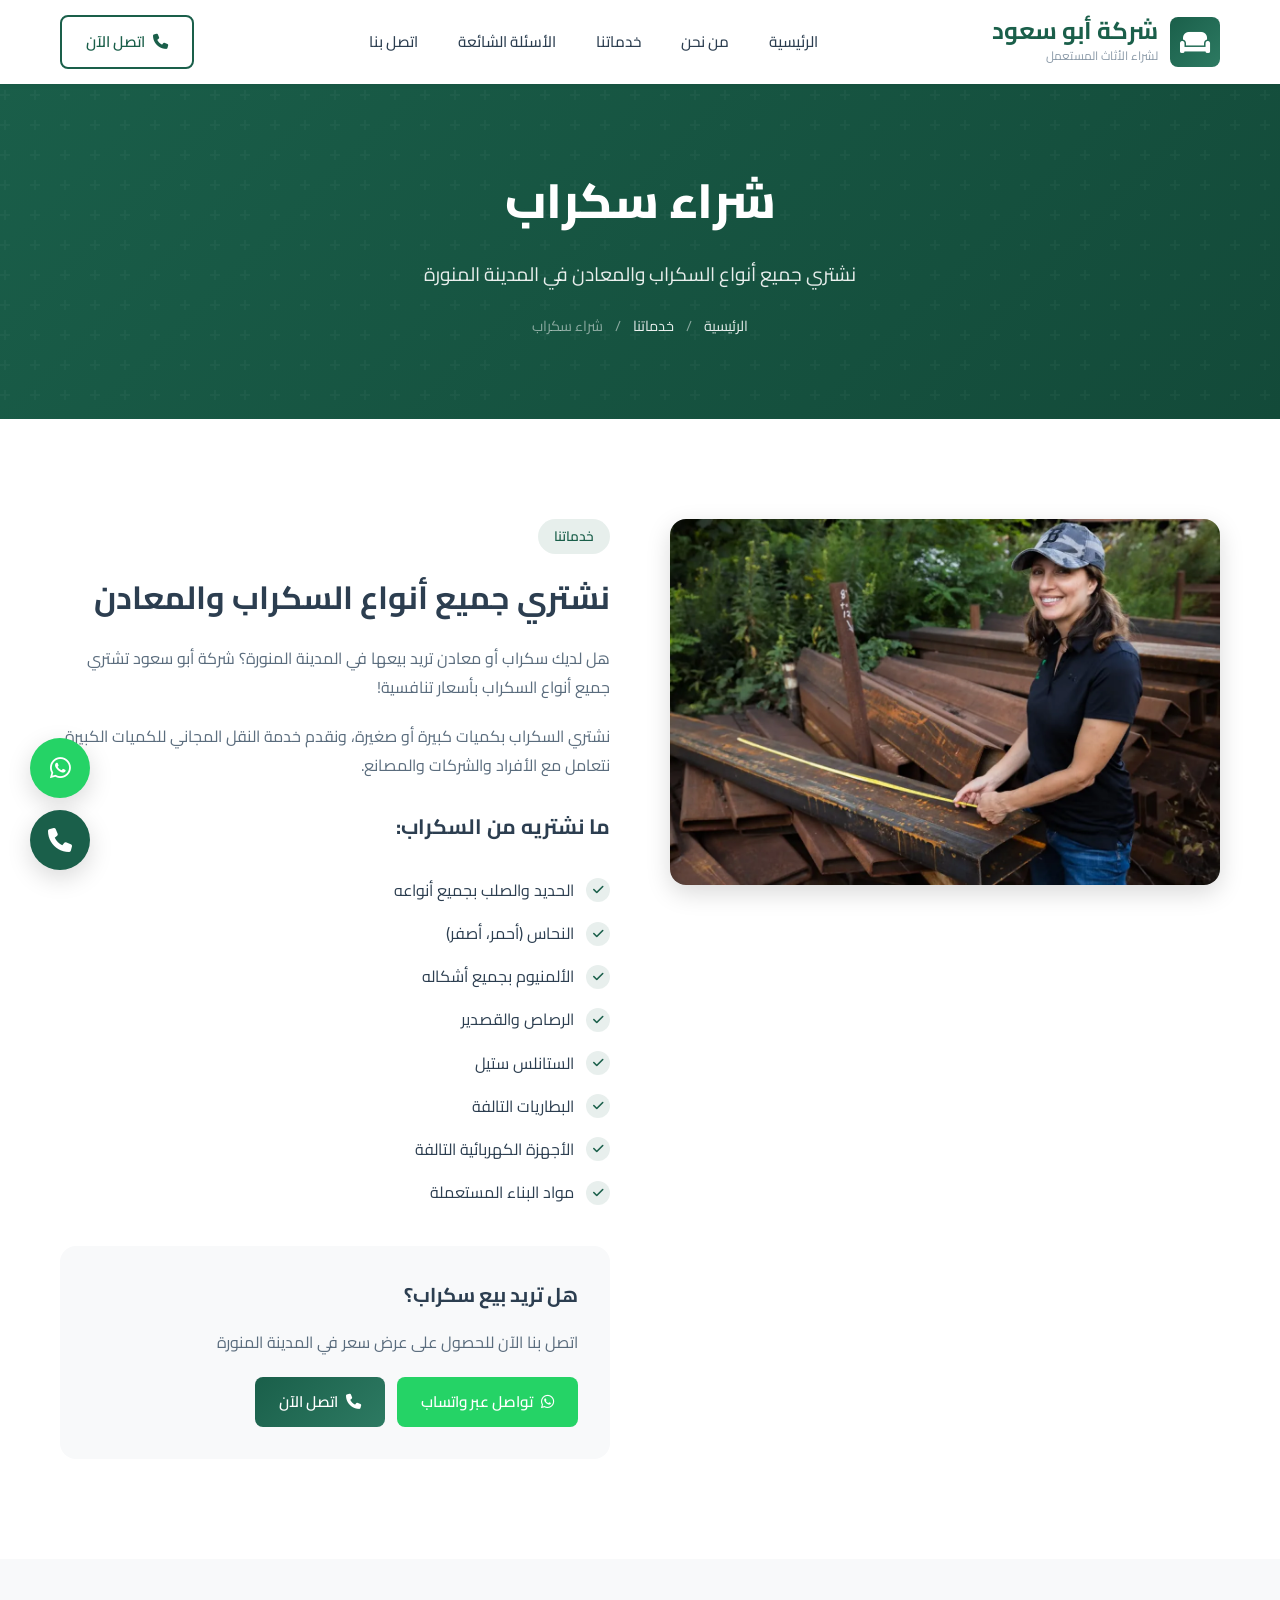
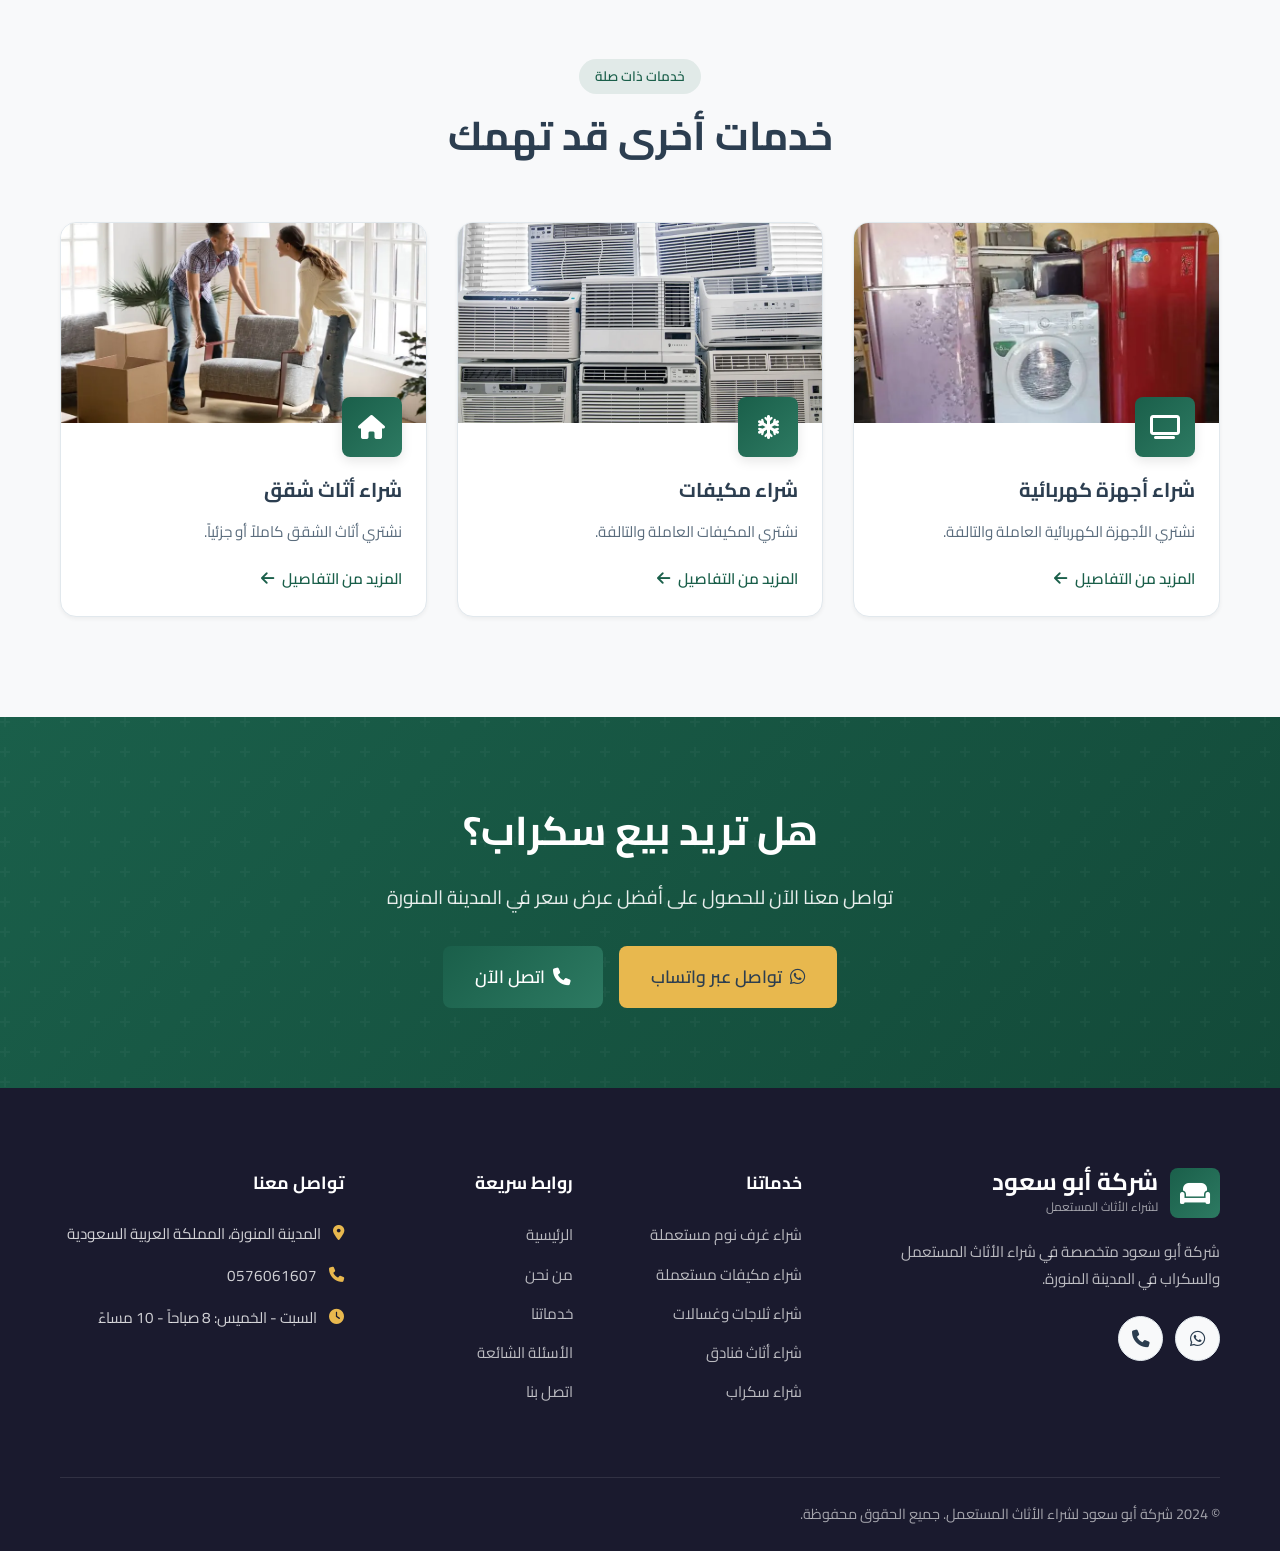
<file: pages/scrap.html>
<!DOCTYPE html>

<html dir="rtl" lang="ar">
<head>
<meta charset="utf-8"/>
<meta content="width=device-width, initial-scale=1.0" name="viewport"/>
<meta content="شراء سكراب في المدينة المنورة - شركة أبو سعود تشتري جميع أنواع السكراب والمعادن والأجهزة الكهربائية التالفة بأفضل الأسعار." name="description"/>
<meta content="شراء سكراب, شراء حديد, شراء نحاس, شراء ألمنيوم, شراء معادن, المدينة المنورة, شراء سكراب المدينة" name="keywords"/>
<meta content="شركة أبو سعود لشراء الأثاث المستعمل" name="author"/>
<meta content="index, follow" name="robots"/>
<meta content="#1a5f4a" name="theme-color"/>
<link href="https://abusaud-furniture.com/pages/scrap.html" rel="canonical"/>
<link href="https://abusaud-furniture.com/pages/scrap.html" hreflang="ar" rel="alternate"/>
<meta content="شراء سكراب في المدينة المنورة | شركة أبو سعود" property="og:title"/>
<meta content="نشتري جميع أنواع السكراب والمعادن بأفضل الأسعار في المدينة المنورة." property="og:description"/>
<meta content="https://abusaud-furniture.com/images/scrap-metal.webp" property="og:image"/>
<meta content="https://abusaud-furniture.com/pages/scrap.html" property="og:url"/>
<meta content="website" property="og:type"/>
<meta content="ar_SA" property="og:locale"/>
<meta content="شركة أبو سعود لشراء الأثاث المستعمل" property="og:site_name"/>
<meta content="summary_large_image" name="twitter:card"/>
<meta content="شراء سكراب في المدينة المنورة" name="twitter:title"/>
<meta content="نشتري جميع أنواع السكراب والمعادن." name="twitter:description"/>
<meta content="https://abusaud-furniture.com/images/scrap-metal.webp" name="twitter:image"/>
<link href="../images/favicon-32x32.png" rel="icon" sizes="32x32" type="image/png"/>
<link href="../images/favicon-16x16.png" rel="icon" sizes="16x16" type="image/png"/>
<link href="../images/apple-touch-icon.png" rel="apple-touch-icon" sizes="180x180"/>
<title>شراء سكراب في المدينة المنورة | شركة أبو سعود</title>
<link href="https://fonts.googleapis.com" rel="preconnect"/>
<link crossorigin="" href="https://fonts.gstatic.com" rel="preconnect"/>
<link href="https://fonts.googleapis.com/css2?family=Cairo:wght@400;500;600;700;800&amp;display=swap" rel="stylesheet"/>
<link href="https://cdnjs.cloudflare.com/ajax/libs/font-awesome/6.4.0/css/all.min.css" rel="stylesheet"/>
<link href="../css/style.css" rel="stylesheet"/>
<style>body { font-family: 'Cairo', sans-serif; }</style>
<script type="application/ld+json">
    {"@context": "https://schema.org", "@type": "Service", "name": "شراء سكراب في المدينة المنورة", "description": "نشتري جميع أنواع السكراب والمعادن", "provider": {"@type": "LocalBusiness", "name": "شركة أبو سعود", "address": {"@type": "PostalAddress", "addressLocality": "المدينة المنورة", "addressCountry": "SA"}}, "areaServed": "المدينة المنورة", "serviceType": "شراء سكراب ومعادن"}
    </script>
</head>
<body>
<header class="header">
<div class="container">
<div class="header-inner">
<a class="logo" href="../index.html">
<div class="logo-icon"><i class="fas fa-couch"></i></div>
<div class="logo-text"><span class="logo-title">شركة أبو سعود</span><span class="logo-subtitle">لشراء الأثاث المستعمل</span></div>
</a>
<nav class="nav-menu">
<a class="nav-link" href="../index.html">الرئيسية</a>
<a class="nav-link" href="about.html">من نحن</a>
<a class="nav-link" href="services.html">خدماتنا</a>
<a class="nav-link" href="faq.html">الأسئلة الشائعة</a>
<a class="nav-link" href="contact.html">اتصل بنا</a>
</nav>
<div class="header-cta">
<a class="btn btn-outline" href="tel:+966576061607"><i class="fas fa-phone"></i><span>اتصل الآن</span></a>
</div>
<button aria-label="فتح القائمة" class="menu-toggle"><span></span><span></span><span></span></button>
</div>
</div>
</header>
<section class="page-header">
<div class="container">
<div class="page-header-content">
<h1 class="page-title">شراء سكراب</h1>
<p class="page-description">نشتري جميع أنواع السكراب والمعادن في المدينة المنورة</p>
<div class="breadcrumbs">
<a href="../index.html">الرئيسية</a><span>/</span><a href="services.html">خدماتنا</a><span>/</span><span>شراء سكراب</span>
</div>
</div>
</div>
</section>
<section class="section">
<div class="container">
<div class="service-detail-grid">
<div class="service-detail-image animate-on-scroll">
<img alt="شراء سكراب في المدينة المنورة - شراء اثاث مستعمل في المدينة المنورة" height="400" src="../images/scrap-metal.webp" width="600"/>
</div>
<div class="service-detail-content animate-on-scroll">
<span class="section-label">خدماتنا</span>
<h2>نشتري جميع أنواع السكراب والمعادن</h2>
<p>هل لديك سكراب أو معادن تريد بيعها في المدينة المنورة؟ شركة أبو سعود تشتري جميع أنواع السكراب بأسعار تنافسية!</p>
<p>نشتري السكراب بكميات كبيرة أو صغيرة، ونقدم خدمة النقل المجاني للكميات الكبيرة. نتعامل مع الأفراد والشركات والمصانع.</p>
<h3 style="margin-top: 30px; margin-bottom: 16px; font-size: 1.3rem;">ما نشتريه من السكراب:</h3>
<ul class="service-features-list">
<li><i class="fas fa-check"></i><span>الحديد والصلب بجميع أنواعه</span></li>
<li><i class="fas fa-check"></i><span>النحاس (أحمر، أصفر)</span></li>
<li><i class="fas fa-check"></i><span>الألمنيوم بجميع أشكاله</span></li>
<li><i class="fas fa-check"></i><span>الرصاص والقصدير</span></li>
<li><i class="fas fa-check"></i><span>الستانلس ستيل</span></li>
<li><i class="fas fa-check"></i><span>البطاريات التالفة</span></li>
<li><i class="fas fa-check"></i><span>الأجهزة الكهربائية التالفة</span></li>
<li><i class="fas fa-check"></i><span>مواد البناء المستعملة</span></li>
</ul>
<div class="service-cta-box">
<h3>هل تريد بيع سكراب؟</h3>
<p>اتصل بنا الآن للحصول على عرض سعر في المدينة المنورة</p>
<div style="display: flex; gap: 12px; flex-wrap: wrap;">
<a class="btn btn-whatsapp" href="https://wa.me/966576061607" target="_blank"><i class="fab fa-whatsapp"></i><span>تواصل عبر واتساب</span></a>
<a class="btn btn-primary" href="tel:+966576061607"><i class="fas fa-phone"></i><span>اتصل الآن</span></a>
</div>
</div>
</div>
</div>
</div>
</section>
<section class="section related-services">
<div class="container">
<div class="section-header animate-on-scroll">
<span class="section-label">خدمات ذات صلة</span>
<h2 class="section-title">خدمات أخرى قد تهمك</h2>
</div>
<div class="services-grid">
<article class="service-card animate-on-scroll">
<div class="service-image"><img alt="شراء أجهزة كهربائية - شراء اثاث مستعمل في المدينة المنورة" height="200" src="../images/appliances.webp" width="400"/></div>
<div class="service-content">
<div class="service-icon"><i class="fas fa-tv"></i></div>
<h3 class="service-title">شراء أجهزة كهربائية</h3>
<p class="service-description">نشتري الأجهزة الكهربائية العاملة والتالفة.</p>
<a class="service-link" href="appliances.html"><span>المزيد من التفاصيل</span><i class="fas fa-arrow-left"></i></a>
</div>
</article>
<article class="service-card animate-on-scroll">
<div class="service-image"><img alt="شراء مكيفات - شراء اثاث مستعمل في المدينة المنورة" height="200" src="../images/air-conditioners.webp" width="400"/></div>
<div class="service-content">
<div class="service-icon"><i class="fas fa-snowflake"></i></div>
<h3 class="service-title">شراء مكيفات</h3>
<p class="service-description">نشتري المكيفات العاملة والتالفة.</p>
<a class="service-link" href="air-conditioners.html"><span>المزيد من التفاصيل</span><i class="fas fa-arrow-left"></i></a>
</div>
</article>
<article class="service-card animate-on-scroll">
<div class="service-image"><img alt="شراء أثاث شقق - شراء اثاث مستعمل في المدينة المنورة" height="200" loading="lazy" src="../images/apartment-furniture.webp" width="400"/></div>
<div class="service-content">
<div class="service-icon"><i class="fas fa-home"></i></div>
<h3 class="service-title">شراء أثاث شقق</h3>
<p class="service-description">نشتري أثاث الشقق كاملاً أو جزئياً.</p>
<a class="service-link" href="apartment-furniture.html"><span>المزيد من التفاصيل</span><i class="fas fa-arrow-left"></i></a>
</div>
</article>
</div>
</div>
</section>
<section class="cta-section">
<div class="container">
<div class="cta-content">
<h2 class="cta-title">هل تريد بيع سكراب؟</h2>
<p class="cta-description">تواصل معنا الآن للحصول على أفضل عرض سعر في المدينة المنورة</p>
<div class="cta-buttons">
<a class="btn btn-secondary btn-large" href="https://wa.me/966576061607" target="_blank"><i class="fab fa-whatsapp"></i><span>تواصل عبر واتساب</span></a>
<a class="btn btn-primary btn-large" href="tel:+966576061607"><i class="fas fa-phone"></i><span>اتصل الآن</span></a>
</div>
</div>
</div>
</section>
<footer class="footer">
<div class="container">
<div class="footer-grid">
<div>
<div class="footer-logo">
<a class="logo" href="../index.html">
<div class="logo-icon"><i class="fas fa-couch"></i></div>
<div class="logo-text"><span class="logo-title">شركة أبو سعود</span><span class="logo-subtitle">لشراء الأثاث المستعمل</span></div>
</a>
</div>
<p class="footer-description">شركة أبو سعود متخصصة في شراء الأثاث المستعمل والسكراب في المدينة المنورة.</p>
<div class="contact-social">
<a class="social-link" href="https://wa.me/966576061607" target="_blank"><i class="fab fa-whatsapp"></i></a>
<a class="social-link" href="tel:+966576061607"><i class="fas fa-phone"></i></a>
</div>
</div>
<div>
<h4 class="footer-title">خدماتنا</h4>
<ul class="footer-links">
<li><a href="bedroom-furniture.html">شراء غرف نوم مستعملة</a></li>
<li><a href="air-conditioners.html">شراء مكيفات مستعملة</a></li>
<li><a href="appliances.html">شراء ثلاجات وغسالات</a></li>
<li><a href="hotel-furniture.html">شراء أثاث فنادق</a></li>
<li><a href="scrap.html">شراء سكراب</a></li>
</ul>
</div>
<div>
<h4 class="footer-title">روابط سريعة</h4>
<ul class="footer-links">
<li><a href="../index.html">الرئيسية</a></li>
<li><a href="about.html">من نحن</a></li>
<li><a href="services.html">خدماتنا</a></li>
<li><a href="faq.html">الأسئلة الشائعة</a></li>
<li><a href="contact.html">اتصل بنا</a></li>
</ul>
</div>
<div>
<h4 class="footer-title">تواصل معنا</h4>
<ul class="footer-contact">
<li><i class="fas fa-map-marker-alt"></i><span>المدينة المنورة، المملكة العربية السعودية</span></li>
<li><i class="fas fa-phone"></i><span>0576061607</span></li>
<li><i class="fas fa-clock"></i><span>السبت - الخميس: 8 صباحاً - 10 مساءً</span></li>
</ul>
</div>
</div>
<div class="footer-bottom">
<p class="footer-copyright">© 2024 شركة أبو سعود لشراء الأثاث المستعمل. جميع الحقوق محفوظة.</p>
</div>
</div>
</footer>
<div class="floating-buttons">
<a class="floating-btn whatsapp" href="https://wa.me/966576061607" target="_blank"><i class="fab fa-whatsapp"></i></a>
<a class="floating-btn phone" href="tel:+966576061607"><i class="fas fa-phone"></i></a>
</div>
<script src="../js/main.js"></script>
</body>
</html>
</file>
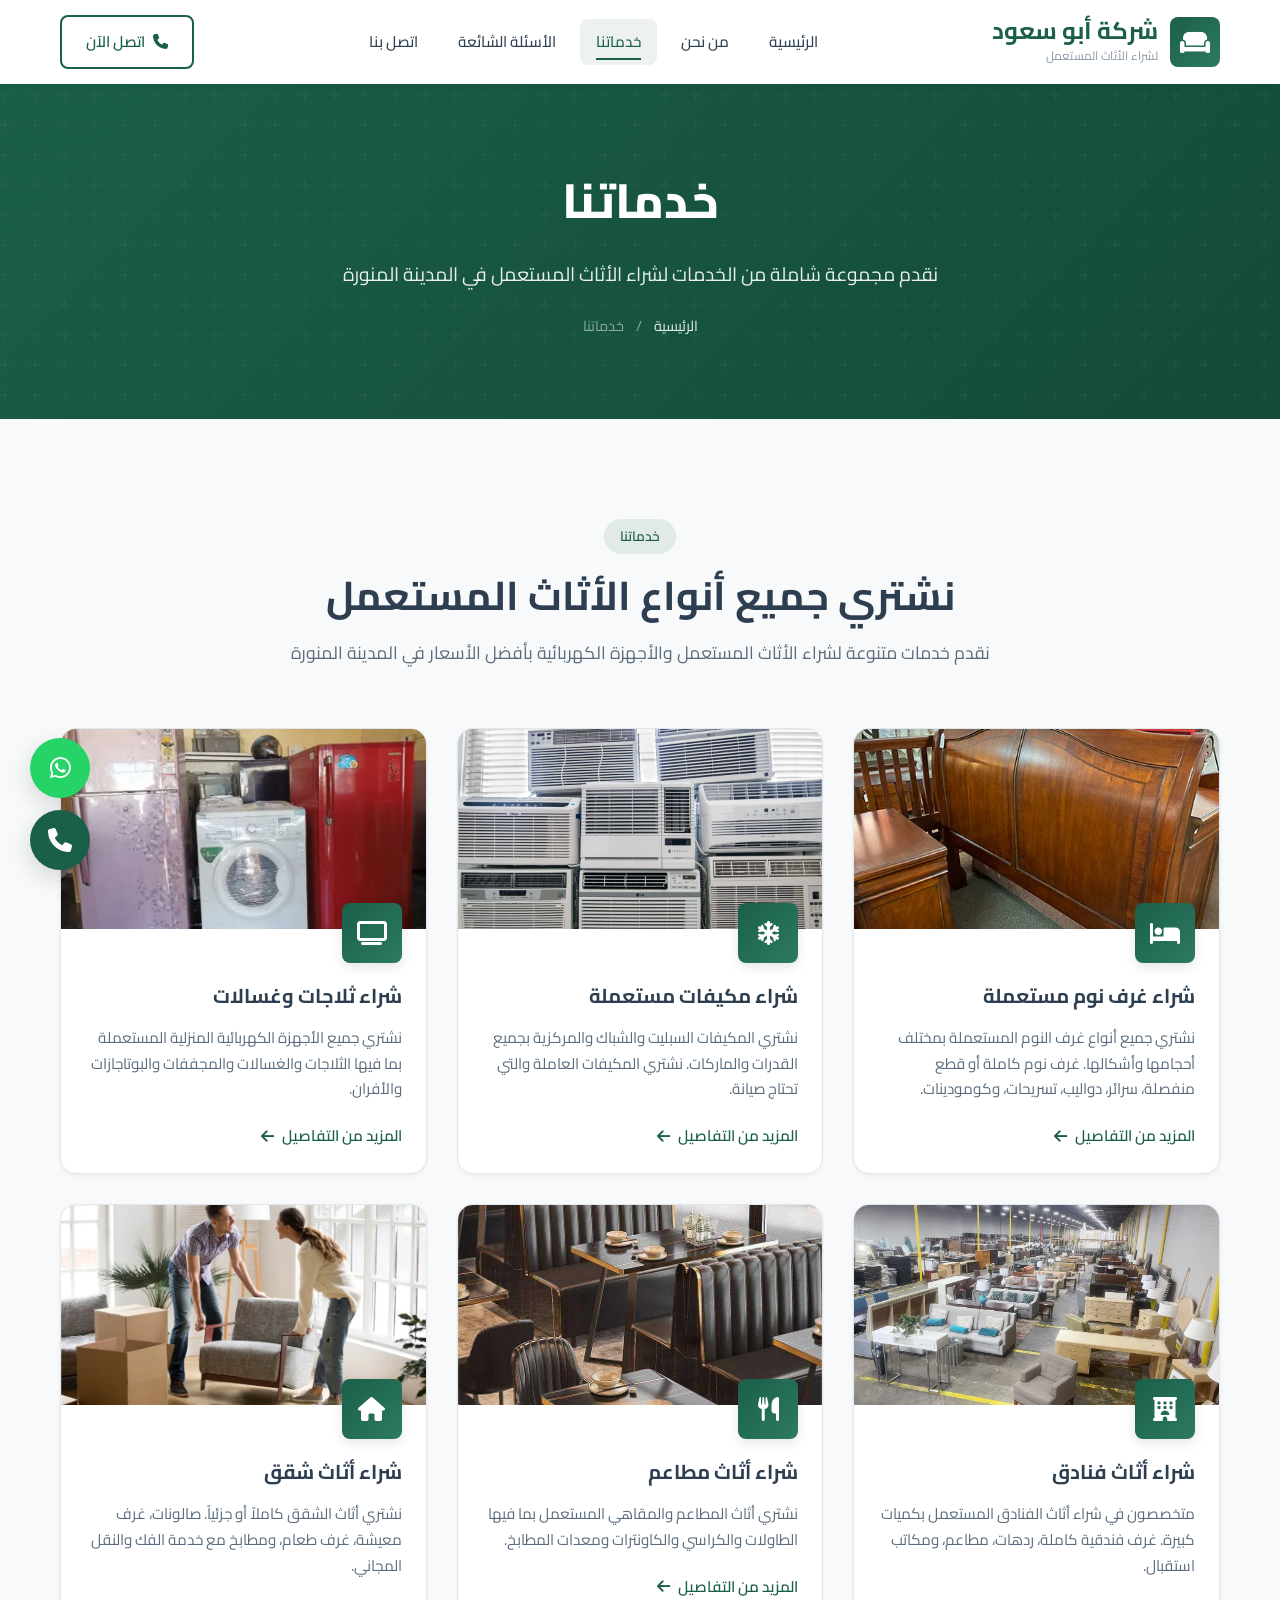
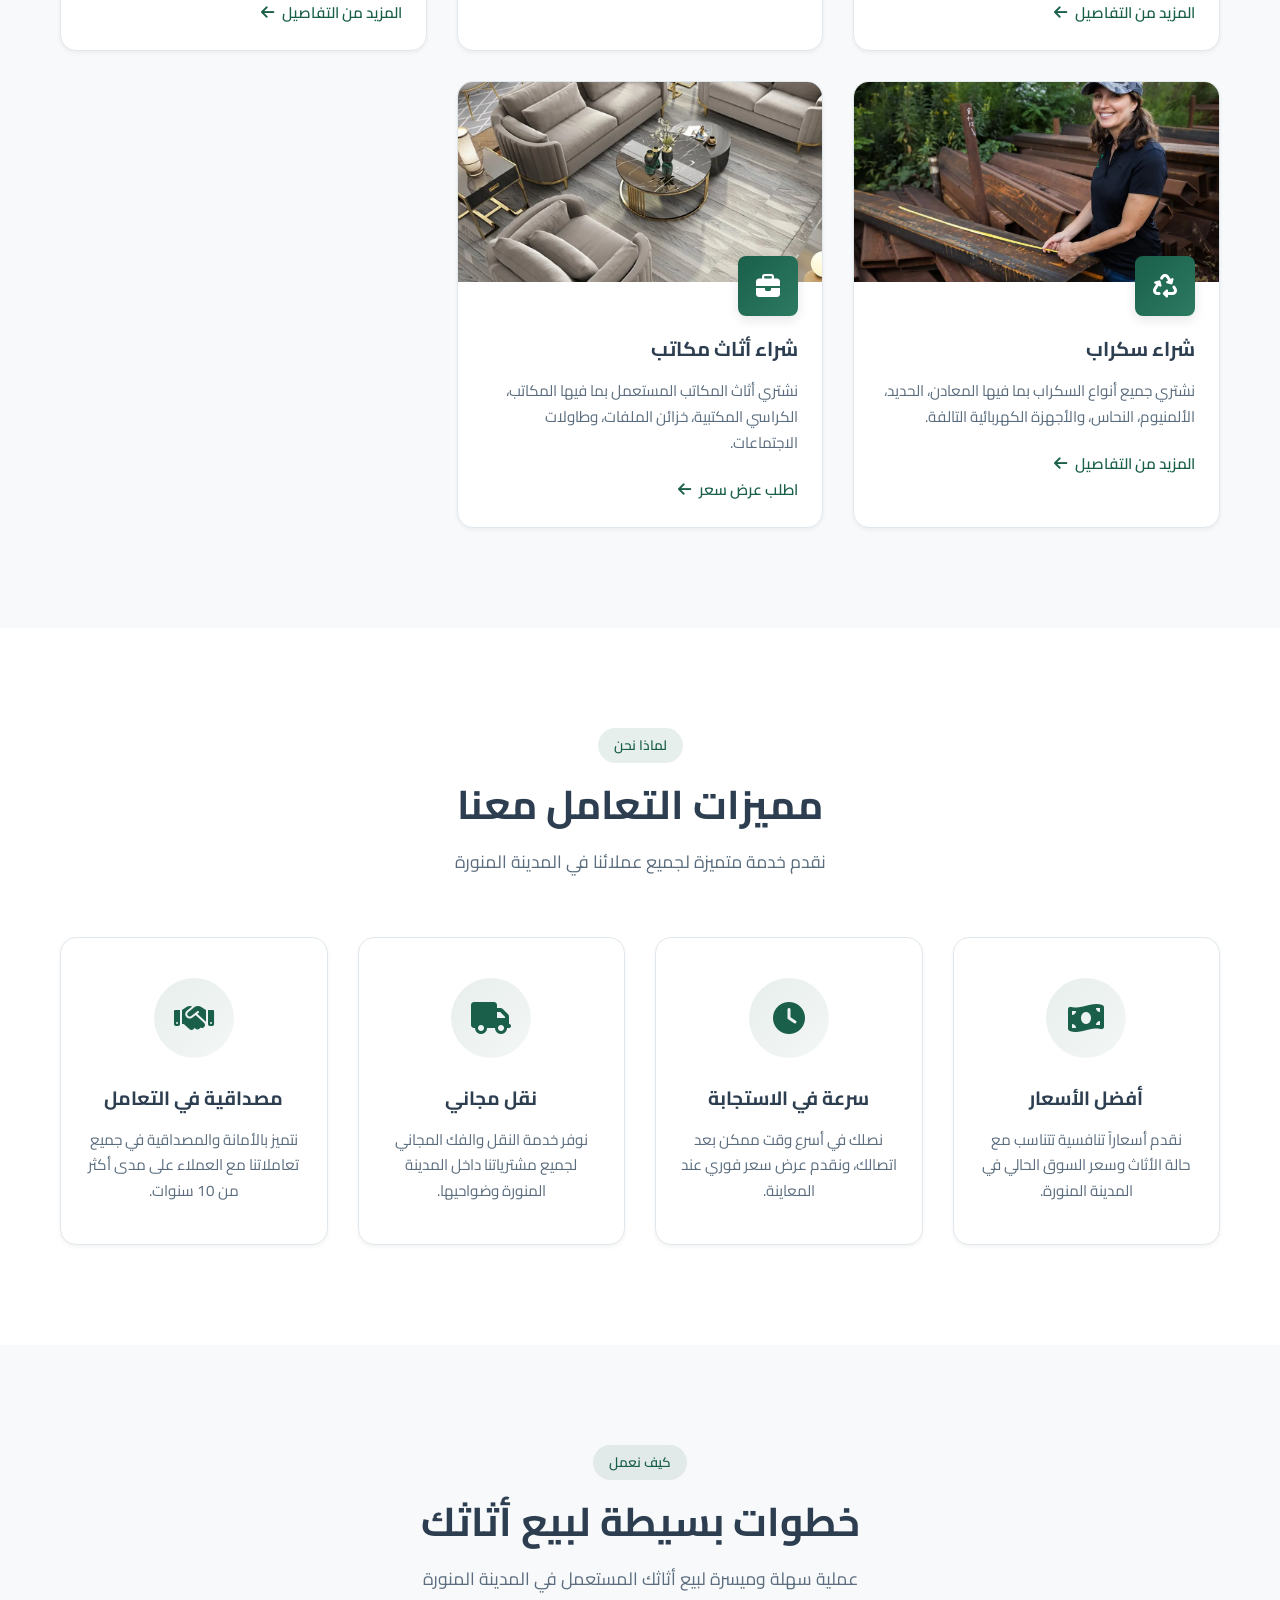
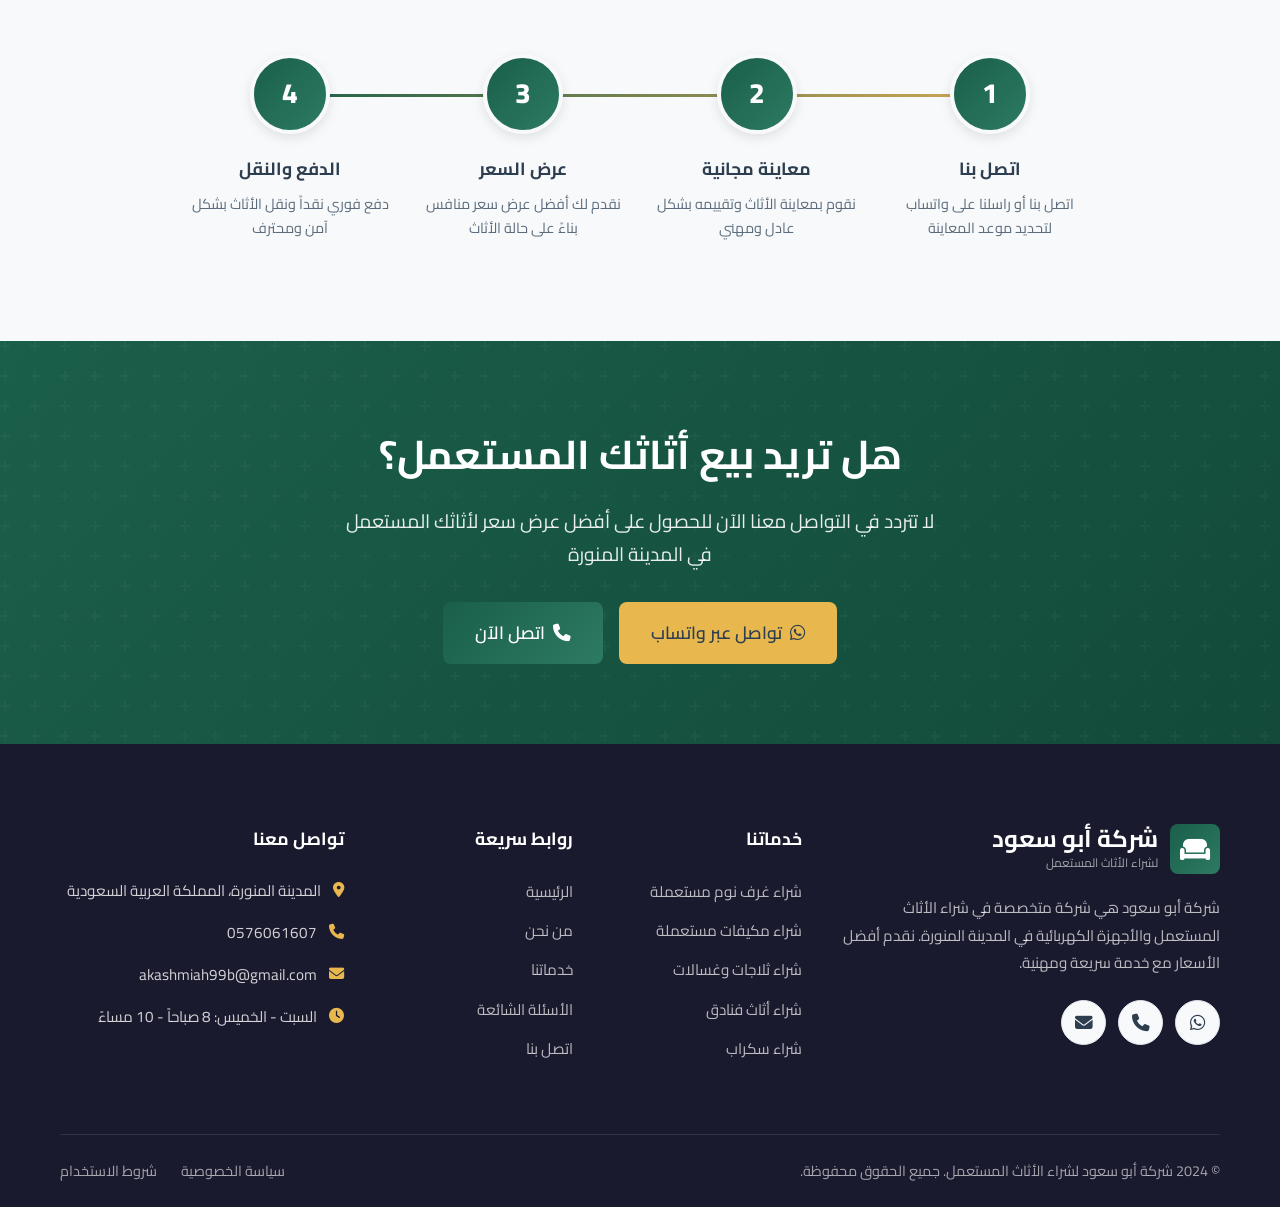
<file: pages/services.html>
<!DOCTYPE html>

<html dir="rtl" lang="ar">

<head>
    <!-- Basic Meta Tags -->
    <meta charset="utf-8" />
    <meta content="width=device-width, initial-scale=1.0" name="viewport" />
    <meta
        content="خدمات شركة أبو سعود لشراء الأثاث المستعمل في المدينة المنورة - نشتري غرف النوم، المكيفات، الأجهزة الكهربائية، أثاث الفنادق والمطاعم."
        name="description" />
    <meta content="خدمات شراء أثاث مستعمل, شراء غرف نوم, شراء مكيفات, شراء ثلاجات, شراء أثاث فنادق, المدينة المنورة"
        name="keywords" />
    <meta content="شركة أبو سعود لشراء الأثاث المستعمل" name="author" />
    <meta content="index, follow" name="robots" />
    <meta content="#1a5f4a" name="theme-color" />
    <!-- Canonical URL -->
    <link href="https://abusaud-furniture.com/pages/services.html" rel="canonical" />
    <!-- Hreflang -->
    <link href="https://abusaud-furniture.com/pages/services.html" hreflang="ar" rel="alternate" />
    <!-- Open Graph Meta Tags -->
    <meta content="خدماتنا | شركة أبو سعود لشراء الأثاث المستعمل - المدينة المنورة" property="og:title" />
    <meta content="اكتشف جميع خدمات شراء الأثاث المستعمل التي نقدمها في المدينة المنورة." property="og:description" />
    <meta content="https://abusaud-furniture.com/images/living-room.webp" property="og:image" />
    <meta content="https://abusaud-furniture.com/pages/services.html" property="og:url" />
    <meta content="website" property="og:type" />
    <meta content="ar_SA" property="og:locale" />
    <meta content="شركة أبو سعود لشراء الأثاث المستعمل" property="og:site_name" />
    <!-- Twitter Card Meta Tags -->
    <meta content="summary_large_image" name="twitter:card" />
    <meta content="خدماتنا | شركة أبو سعود لشراء الأثاث المستعمل" name="twitter:title" />
    <meta content="اكتشف جميع خدمات شراء الأثاث المستعمل في المدينة المنورة." name="twitter:description" />
    <meta content="https://abusaud-furniture.com/images/living-room.webp" name="twitter:image" />
    <!-- Favicon -->
    <link href="../images/favicon-32x32.webp" rel="icon" sizes="32x32" type="image/png" />
    <link href="../images/favicon-16x16.webp" rel="icon" sizes="16x16" type="image/png" />
    <link href="../images/apple-touch-icon.webp" rel="apple-touch-icon" sizes="180x180" />
    <!-- Title -->
    <title>خدماتنا | شركة أبو سعود لشراء الأثاث المستعمل - المدينة المنورة</title>
    <!-- Google Fonts -->
    <link href="https://fonts.googleapis.com" rel="preconnect" />
    <link crossorigin="" href="https://fonts.gstatic.com" rel="preconnect" />
    <link href="https://fonts.googleapis.com/css2?family=Cairo:wght@400;500;600;700;800&amp;display=swap"
        rel="stylesheet" />
    <!-- Font Awesome -->
    <link href="https://cdnjs.cloudflare.com/ajax/libs/font-awesome/6.4.0/css/all.min.css" rel="stylesheet" />
    <!-- Stylesheet -->
    <link href="../css/style.css" rel="stylesheet" />
    <!-- Custom Font Styles -->
    <style>
        body {
            font-family: 'Cairo', sans-serif;
        }
    </style>
    <!-- Structured Data - Service Schema -->
    <script type="application/ld+json">
    {
        "@context": "https://schema.org",
        "@type": "Service",
        "name": "خدمات شركة أبو سعود لشراء الأثاث المستعمل",
        "description": "نقدم مجموعة شاملة من خدمات شراء الأثاث المستعمل والأجهزة الكهربائية في المدينة المنورة",
        "provider": {
            "@type": "LocalBusiness",
            "name": "شركة أبو سعود لشراء الأثاث المستعمل",
            "address": {
                "@type": "PostalAddress",
                "addressLocality": "المدينة المنورة",
                "addressCountry": "SA"
            }
        },
        "areaServed": "المدينة المنورة وضواحيها",
        "hasOfferCatalog": {
            "@type": "OfferCatalog",
            "name": "خدمات شراء الأثاث المستعمل",
            "itemListElement": [
                {
                    "@type": "Offer",
                    "itemOffered": {
                        "@type": "Service",
                        "name": "شراء غرف نوم مستعملة"
                    }
                },
                {
                    "@type": "Offer",
                    "itemOffered": {
                        "@type": "Service",
                        "name": "شراء مكيفات مستعملة"
                    }
                },
                {
                    "@type": "Offer",
                    "itemOffered": {
                        "@type": "Service",
                        "name": "شراء ثلاجات وغسالات"
                    }
                },
                {
                    "@type": "Offer",
                    "itemOffered": {
                        "@type": "Service",
                        "name": "شراء أثاث فنادق ومطاعم"
                    }
                }
            ]
        }
    }
    </script>
</head>

<body>
    <!-- Header -->
    <header class="header">
        <div class="container">
            <div class="header-inner">
                <a class="logo" href="../index.html">
                    <div class="logo-icon">
                        <i class="fas fa-couch"></i>
                    </div>
                    <div class="logo-text">
                        <span class="logo-title">شركة أبو سعود</span>
                        <span class="logo-subtitle">لشراء الأثاث المستعمل</span>
                    </div>
                </a>
                <nav class="nav-menu">
                    <a class="nav-link" href="../index.html">الرئيسية</a>
                    <a class="nav-link" href="about.html">من نحن</a>
                    <a class="nav-link active" href="services.html">خدماتنا</a>
                    <a class="nav-link" href="faq.html">الأسئلة الشائعة</a>
                    <a class="nav-link" href="contact.html">اتصل بنا</a>
                </nav>
                <div class="header-cta">
                    <a class="btn btn-outline" href="tel:+966576061607">
                        <i class="fas fa-phone"></i>
                        <span>اتصل الآن</span>
                    </a>
                </div>
                <button aria-label="فتح القائمة" class="menu-toggle">
                    <span></span>
                    <span></span>
                    <span></span>
                </button>
            </div>
        </div>
    </header>
    <!-- Page Header -->
    <section class="page-header">
        <div class="container">
            <div class="page-header-content">
                <h1 class="page-title">خدماتنا</h1>
                <p class="page-description">
                    نقدم مجموعة شاملة من الخدمات لشراء الأثاث المستعمل في المدينة المنورة
                </p>
                <div class="breadcrumbs">
                    <a href="../index.html">الرئيسية</a>
                    <span>/</span>
                    <span>خدماتنا</span>
                </div>
            </div>
        </div>
    </section>
    <!-- Services Section -->
    <section class="section services-section">
        <div class="container">
            <div class="section-header animate-on-scroll">
                <span class="section-label">خدماتنا</span>
                <h2 class="section-title">نشتري جميع أنواع الأثاث المستعمل</h2>
                <p class="section-description">
                    نقدم خدمات متنوعة لشراء الأثاث المستعمل والأجهزة الكهربائية بأفضل الأسعار في المدينة المنورة
                </p>
            </div>
            <div class="services-grid">
                <!-- Service 1 -->
                <article class="service-card animate-on-scroll">
                    <div class="service-image">
                        <img alt="شراء غرف نوم مستعملة في المدينة المنورة - شراء اثاث مستعمل في المدينة المنورة"
                            height="200" src="../images/bedroom-furniture.webp" width="400" />
                    </div>
                    <div class="service-content">
                        <div class="service-icon">
                            <i class="fas fa-bed"></i>
                        </div>
                        <h3 class="service-title">شراء غرف نوم مستعملة</h3>
                        <p class="service-description">
                            نشتري جميع أنواع غرف النوم المستعملة بمختلف أحجامها وأشكالها. غرف نوم كاملة أو قطع منفصلة،
                            سرائر، دواليب، تسريحات، وكومودينات.
                        </p>
                        <a class="service-link" href="bedroom-furniture.html">
                            <span>المزيد من التفاصيل</span>
                            <i class="fas fa-arrow-left"></i>
                        </a>
                    </div>
                </article>
                <!-- Service 2 -->
                <article class="service-card animate-on-scroll">
                    <div class="service-image">
                        <img alt="شراء مكيفات مستعملة في المدينة المنورة - شراء اثاث مستعمل في المدينة المنورة"
                            height="200" src="../images/air-conditioners.webp" width="400" />
                    </div>
                    <div class="service-content">
                        <div class="service-icon">
                            <i class="fas fa-snowflake"></i>
                        </div>
                        <h3 class="service-title">شراء مكيفات مستعملة</h3>
                        <p class="service-description">
                            نشتري المكيفات السبليت والشباك والمركزية بجميع القدرات والماركات. نشتري المكيفات العاملة
                            والتي تحتاج صيانة.
                        </p>
                        <a class="service-link" href="air-conditioners.html">
                            <span>المزيد من التفاصيل</span>
                            <i class="fas fa-arrow-left"></i>
                        </a>
                    </div>
                </article>
                <!-- Service 3 -->
                <article class="service-card animate-on-scroll">
                    <div class="service-image">
                        <img alt="شراء ثلاجات وغسالات مستعملة في المدينة المنورة - شراء اثاث مستعمل في المدينة المنورة"
                            height="200" src="../images/appliances.webp" width="400" />
                    </div>
                    <div class="service-content">
                        <div class="service-icon">
                            <i class="fas fa-tv"></i>
                        </div>
                        <h3 class="service-title">شراء ثلاجات وغسالات</h3>
                        <p class="service-description">
                            نشتري جميع الأجهزة الكهربائية المنزلية المستعملة بما فيها الثلاجات والغسالات والمجففات
                            والبوتاجازات والأفران.
                        </p>
                        <a class="service-link" href="appliances.html">
                            <span>المزيد من التفاصيل</span>
                            <i class="fas fa-arrow-left"></i>
                        </a>
                    </div>
                </article>
                <!-- Service 4 -->
                <article class="service-card animate-on-scroll">
                    <div class="service-image">
                        <img alt="شراء أثاث فنادق في المدينة المنورة - شراء اثاث مستعمل في المدينة المنورة" height="200"
                            loading="lazy" src="../images/hotel-furniture.webp" width="400" />
                    </div>
                    <div class="service-content">
                        <div class="service-icon">
                            <i class="fas fa-hotel"></i>
                        </div>
                        <h3 class="service-title">شراء أثاث فنادق</h3>
                        <p class="service-description">
                            متخصصون في شراء أثاث الفنادق المستعمل بكميات كبيرة. غرف فندقية كاملة، ردهات، مطاعم، ومكاتب
                            استقبال.
                        </p>
                        <a class="service-link" href="hotel-furniture.html">
                            <span>المزيد من التفاصيل</span>
                            <i class="fas fa-arrow-left"></i>
                        </a>
                    </div>
                </article>
                <!-- Service 5 -->
                <article class="service-card animate-on-scroll">
                    <div class="service-image">
                        <img alt="شراء أثاث مطاعم في المدينة المنورة - شراء اثاث مستعمل في المدينة المنورة" height="200"
                            loading="lazy" src="../images/restaurant-furniture.webp" width="400" />
                    </div>
                    <div class="service-content">
                        <div class="service-icon">
                            <i class="fas fa-utensils"></i>
                        </div>
                        <h3 class="service-title">شراء أثاث مطاعم</h3>
                        <p class="service-description">
                            نشتري أثاث المطاعم والمقاهي المستعمل بما فيها الطاولات والكراسي والكاونترات ومعدات المطابخ.
                        </p>
                        <a class="service-link" href="restaurant-furniture.html">
                            <span>المزيد من التفاصيل</span>
                            <i class="fas fa-arrow-left"></i>
                        </a>
                    </div>
                </article>
                <!-- Service 6 -->
                <article class="service-card animate-on-scroll">
                    <div class="service-image">
                        <img alt="شراء أثاث شقق في المدينة المنورة - شراء اثاث مستعمل في المدينة المنورة" height="200"
                            loading="lazy" src="../images/apartment-furniture.webp" width="400" />
                    </div>
                    <div class="service-content">
                        <div class="service-icon">
                            <i class="fas fa-home"></i>
                        </div>
                        <h3 class="service-title">شراء أثاث شقق</h3>
                        <p class="service-description">
                            نشتري أثاث الشقق كاملاً أو جزئياً. صالونات، غرف معيشة، غرف طعام، ومطابخ مع خدمة الفك والنقل
                            المجاني.
                        </p>
                        <a class="service-link" href="apartment-furniture.html">
                            <span>المزيد من التفاصيل</span>
                            <i class="fas fa-arrow-left"></i>
                        </a>
                    </div>
                </article>
                <!-- Service 7 -->
                <article class="service-card animate-on-scroll">
                    <div class="service-image">
                        <img alt="شراء سكراب في المدينة المنورة - شراء اثاث مستعمل في المدينة المنورة" height="200"
                            loading="lazy" src="../images/scrap-metal.webp" width="400" />
                    </div>
                    <div class="service-content">
                        <div class="service-icon">
                            <i class="fas fa-recycle"></i>
                        </div>
                        <h3 class="service-title">شراء سكراب</h3>
                        <p class="service-description">
                            نشتري جميع أنواع السكراب بما فيها المعادن، الحديد، الألمنيوم، النحاس، والأجهزة الكهربائية
                            التالفة.
                        </p>
                        <a class="service-link" href="scrap.html">
                            <span>المزيد من التفاصيل</span>
                            <i class="fas fa-arrow-left"></i>
                        </a>
                    </div>
                </article>
                <!-- Service 8 -->
                <article class="service-card animate-on-scroll">
                    <div class="service-image">
                        <img alt="شراء أثاث مكاتب في المدينة المنورة - شراء اثاث مستعمل في المدينة المنورة" height="200"
                            loading="lazy" src="../images/living-room.webp" width="400" />
                    </div>
                    <div class="service-content">
                        <div class="service-icon">
                            <i class="fas fa-briefcase"></i>
                        </div>
                        <h3 class="service-title">شراء أثاث مكاتب</h3>
                        <p class="service-description">
                            نشتري أثاث المكاتب المستعمل بما فيها المكاتب، الكراسي المكتبية، خزائن الملفات، وطاولات
                            الاجتماعات.
                        </p>
                        <a class="service-link" href="contact.html">
                            <span>اطلب عرض سعر</span>
                            <i class="fas fa-arrow-left"></i>
                        </a>
                    </div>
                </article>
            </div>
        </div>
    </section>
    <!-- Why Choose Us Section -->
    <section class="section">
        <div class="container">
            <div class="section-header animate-on-scroll">
                <span class="section-label">لماذا نحن</span>
                <h2 class="section-title">مميزات التعامل معنا</h2>
                <p class="section-description">
                    نقدم خدمة متميزة لجميع عملائنا في المدينة المنورة
                </p>
            </div>
            <div class="why-us-grid">
                <div class="why-us-card animate-on-scroll">
                    <div class="why-us-icon">
                        <i class="fas fa-money-bill-wave"></i>
                    </div>
                    <h3 class="why-us-title">أفضل الأسعار</h3>
                    <p class="why-us-description">
                        نقدم أسعاراً تنافسية تتناسب مع حالة الأثاث وسعر السوق الحالي في المدينة المنورة.
                    </p>
                </div>
                <div class="why-us-card animate-on-scroll">
                    <div class="why-us-icon">
                        <i class="fas fa-clock"></i>
                    </div>
                    <h3 class="why-us-title">سرعة في الاستجابة</h3>
                    <p class="why-us-description">
                        نصلك في أسرع وقت ممكن بعد اتصالك، ونقدم عرض سعر فوري عند المعاينة.
                    </p>
                </div>
                <div class="why-us-card animate-on-scroll">
                    <div class="why-us-icon">
                        <i class="fas fa-truck"></i>
                    </div>
                    <h3 class="why-us-title">نقل مجاني</h3>
                    <p class="why-us-description">
                        نوفر خدمة النقل والفك المجاني لجميع مشترياتنا داخل المدينة المنورة وضواحيها.
                    </p>
                </div>
                <div class="why-us-card animate-on-scroll">
                    <div class="why-us-icon">
                        <i class="fas fa-handshake"></i>
                    </div>
                    <h3 class="why-us-title">مصداقية في التعامل</h3>
                    <p class="why-us-description">
                        نتميز بالأمانة والمصداقية في جميع تعاملاتنا مع العملاء على مدى أكثر من 10 سنوات.
                    </p>
                </div>
            </div>
        </div>
    </section>
    <!-- Process Section -->
    <section class="section process-section">
        <div class="container">
            <div class="section-header animate-on-scroll">
                <span class="section-label">كيف نعمل</span>
                <h2 class="section-title">خطوات بسيطة لبيع أثاثك</h2>
                <p class="section-description">
                    عملية سهلة وميسرة لبيع أثاثك المستعمل في المدينة المنورة
                </p>
            </div>
            <div class="process-steps">
                <div class="process-step animate-on-scroll">
                    <div class="process-step-number">1</div>
                    <h3 class="process-step-title">اتصل بنا</h3>
                    <p class="process-step-description">اتصل بنا أو راسلنا على واتساب لتحديد موعد المعاينة</p>
                </div>
                <div class="process-step animate-on-scroll">
                    <div class="process-step-number">2</div>
                    <h3 class="process-step-title">معاينة مجانية</h3>
                    <p class="process-step-description">نقوم بمعاينة الأثاث وتقييمه بشكل عادل ومهني</p>
                </div>
                <div class="process-step animate-on-scroll">
                    <div class="process-step-number">3</div>
                    <h3 class="process-step-title">عرض السعر</h3>
                    <p class="process-step-description">نقدم لك أفضل عرض سعر منافس بناءً على حالة الأثاث</p>
                </div>
                <div class="process-step animate-on-scroll">
                    <div class="process-step-number">4</div>
                    <h3 class="process-step-title">الدفع والنقل</h3>
                    <p class="process-step-description">دفع فوري نقداً ونقل الأثاث بشكل آمن ومحترف</p>
                </div>
            </div>
        </div>
    </section>
    <!-- CTA Section -->
    <section class="cta-section">
        <div class="container">
            <div class="cta-content">
                <h2 class="cta-title">هل تريد بيع أثاثك المستعمل؟</h2>
                <p class="cta-description">
                    لا تتردد في التواصل معنا الآن للحصول على أفضل عرض سعر لأثاثك المستعمل في المدينة المنورة
                </p>
                <div class="cta-buttons">
                    <a class="btn btn-secondary btn-large" href="https://wa.me/966576061607" target="_blank">
                        <i class="fab fa-whatsapp"></i>
                        <span>تواصل عبر واتساب</span>
                    </a>
                    <a class="btn btn-primary btn-large" href="tel:+966576061607">
                        <i class="fas fa-phone"></i>
                        <span>اتصل الآن</span>
                    </a>
                </div>
            </div>
        </div>
    </section>
    <!-- Footer -->
    <footer class="footer">
        <div class="container">
            <div class="footer-grid">
                <div>
                    <div class="footer-logo">
                        <a class="logo" href="../index.html">
                            <div class="logo-icon">
                                <i class="fas fa-couch"></i>
                            </div>
                            <div class="logo-text">
                                <span class="logo-title">شركة أبو سعود</span>
                                <span class="logo-subtitle">لشراء الأثاث المستعمل</span>
                            </div>
                        </a>
                    </div>
                    <p class="footer-description">
                        شركة أبو سعود هي شركة متخصصة في شراء الأثاث المستعمل والأجهزة الكهربائية في المدينة المنورة. نقدم
                        أفضل الأسعار مع خدمة سريعة ومهنية.
                    </p>
                    <div class="contact-social">
                        <a aria-label="واتساب" class="social-link" href="https://wa.me/966576061607" target="_blank">
                            <i class="fab fa-whatsapp"></i>
                        </a>
                        <a aria-label="هاتف" class="social-link" href="tel:+966576061607">
                            <i class="fas fa-phone"></i>
                        </a>
                        <a aria-label="بريد إلكتروني" class="social-link" href="mailto:akashmiah99b@gmail.com">
                            <i class="fas fa-envelope"></i>
                        </a>
                    </div>
                </div>
                <div>
                    <h4 class="footer-title">خدماتنا</h4>
                    <ul class="footer-links">
                        <li><a href="bedroom-furniture.html">شراء غرف نوم مستعملة</a></li>
                        <li><a href="air-conditioners.html">شراء مكيفات مستعملة</a></li>
                        <li><a href="appliances.html">شراء ثلاجات وغسالات</a></li>
                        <li><a href="hotel-furniture.html">شراء أثاث فنادق</a></li>
                        <li><a href="scrap.html">شراء سكراب</a></li>
                    </ul>
                </div>
                <div>
                    <h4 class="footer-title">روابط سريعة</h4>
                    <ul class="footer-links">
                        <li><a href="../index.html">الرئيسية</a></li>
                        <li><a href="about.html">من نحن</a></li>
                        <li><a href="services.html">خدماتنا</a></li>
                        <li><a href="faq.html">الأسئلة الشائعة</a></li>
                        <li><a href="contact.html">اتصل بنا</a></li>
                    </ul>
                </div>
                <div>
                    <h4 class="footer-title">تواصل معنا</h4>
                    <ul class="footer-contact">
                        <li>
                            <i class="fas fa-map-marker-alt"></i>
                            <span>المدينة المنورة، المملكة العربية السعودية</span>
                        </li>
                        <li>
                            <i class="fas fa-phone"></i>
                            <span>0576061607</span>
                        </li>
                        <li>
                            <i class="fas fa-envelope"></i>
                            <span>akashmiah99b@gmail.com</span>
                        </li>
                        <li>
                            <i class="fas fa-clock"></i>
                            <span>السبت - الخميس: 8 صباحاً - 10 مساءً</span>
                        </li>
                    </ul>
                </div>
            </div>
            <div class="footer-bottom">
                <p class="footer-copyright">
                    © 2024 شركة أبو سعود لشراء الأثاث المستعمل. جميع الحقوق محفوظة.
                </p>
                <div class="footer-legal">
                    <a href="#">سياسة الخصوصية</a>
                    <a href="#">شروط الاستخدام</a>
                </div>
            </div>
        </div>
    </footer>
    <!-- Floating Buttons -->
    <div class="floating-buttons">
        <a aria-label="تواصل عبر واتساب" class="floating-btn whatsapp" href="https://wa.me/966576061607"
            target="_blank">
            <i class="fab fa-whatsapp"></i>
        </a>
        <a aria-label="اتصل بنا" class="floating-btn phone" href="tel:+966576061607">
            <i class="fas fa-phone"></i>
        </a>
    </div>
    <!-- Scripts -->
    <script src="../js/main.js"></script>
</body>

</html>
</file>
<file: css/style.css>
/* ============================================
   شركة أسفار لشراء الأثاث المستعمل - المدينة المنورة
   Main Stylesheet
   ============================================ */

/* CSS Variables */
:root {
    --primary-color: #1a5f4a;
    --primary-dark: #134a39;
    --primary-light: #2d7a62;
    --secondary-color: #d4a853;
    --secondary-dark: #b8923f;
    --accent-color: #e8b84e;
    --text-dark: #2c3e50;
    --text-light: #5a6c7d;
    --text-muted: #8b9aa8;
    --bg-light: #f8f9fa;
    --bg-white: #ffffff;
    --bg-dark: #1a1a2e;
    --border-color: #e1e8ed;
    --shadow-sm: 0 2px 4px rgba(0,0,0,0.05);
    --shadow-md: 0 4px 12px rgba(0,0,0,0.1);
    --shadow-lg: 0 8px 24px rgba(0,0,0,0.15);
    --transition: all 0.3s ease;
    --border-radius: 8px;
    --border-radius-lg: 16px;
}

/* Reset & Base */
* {
    margin: 0;
    padding: 0;
    box-sizing: border-box;
}

html {
    scroll-behavior: smooth;
    font-size: 16px;
}

body {
    font-family: 'Segoe UI', Tahoma, Geneva, Verdana, sans-serif;
    line-height: 1.7;
    color: var(--text-dark);
    background-color: var(--bg-white);
    direction: rtl;
    text-align: right;
}

a {
    text-decoration: none;
    color: inherit;
    transition: var(--transition);
}

img {
    max-width: 100%;
    height: auto;
    display: block;
}

ul {
    list-style: none;
}

.container {
    max-width: 1200px;
    margin: 0 auto;
    padding: 0 20px;
}

/* ============================================
   HEADER & NAVIGATION
   ============================================ */
.header {
    background: var(--bg-white);
    box-shadow: var(--shadow-sm);
    position: fixed;
    top: 0;
    left: 0;
    right: 0;
    z-index: 1000;
    transition: var(--transition);
}

.header.scrolled {
    box-shadow: var(--shadow-md);
}

.header-inner {
    display: flex;
    justify-content: space-between;
    align-items: center;
    padding: 15px 0;
}

.logo {
    display: flex;
    align-items: center;
    gap: 12px;
}

.logo-icon {
    width: 50px;
    height: 50px;
    background: linear-gradient(135deg, var(--primary-color), var(--primary-light));
    border-radius: var(--border-radius);
    display: flex;
    align-items: center;
    justify-content: center;
    color: white;
    font-size: 24px;
    font-weight: bold;
}

.logo-text {
    display: flex;
    flex-direction: column;
}

.logo-title {
    font-size: 1.5rem;
    font-weight: 700;
    color: var(--primary-color);
    line-height: 1.2;
}

.logo-subtitle {
    font-size: 0.75rem;
    color: var(--text-muted);
}

/* Navigation */
.nav-menu {
    display: flex;
    align-items: center;
    gap: 8px;
}

.nav-link {
    padding: 10px 16px;
    color: var(--text-dark);
    font-weight: 500;
    font-size: 0.95rem;
    border-radius: var(--border-radius);
    transition: var(--transition);
    position: relative;
}

.nav-link:hover,
.nav-link.active {
    color: var(--primary-color);
    background: rgba(26, 95, 74, 0.08);
}

.nav-link::after {
    content: '';
    position: absolute;
    bottom: 5px;
    right: 16px;
    left: 16px;
    height: 2px;
    background: var(--primary-color);
    transform: scaleX(0);
    transition: var(--transition);
}

.nav-link:hover::after,
.nav-link.active::after {
    transform: scaleX(1);
}

/* CTA Buttons in Header */
.header-cta {
    display: flex;
    align-items: center;
    gap: 12px;
}

.btn {
    display: inline-flex;
    align-items: center;
    justify-content: center;
    gap: 8px;
    padding: 12px 24px;
    font-size: 0.95rem;
    font-weight: 600;
    border-radius: var(--border-radius);
    border: none;
    cursor: pointer;
    transition: var(--transition);
    text-align: center;
}

.btn-primary {
    background: linear-gradient(135deg, var(--primary-color), var(--primary-light));
    color: white;
}

.btn-primary:hover {
    background: linear-gradient(135deg, var(--primary-dark), var(--primary-color));
    transform: translateY(-2px);
    box-shadow: var(--shadow-md);
}

.btn-secondary {
    background: var(--secondary-color);
    color: white;
}

.btn-secondary:hover {
    background: var(--secondary-dark);
    transform: translateY(-2px);
    box-shadow: var(--shadow-md);
}

.btn-outline {
    background: transparent;
    color: var(--primary-color);
    border: 2px solid var(--primary-color);
}

.btn-outline:hover {
    background: var(--primary-color);
    color: white;
}

.btn-whatsapp {
    background: #25d366;
    color: white;
}

.btn-whatsapp:hover {
    background: #128c7e;
    transform: translateY(-2px);
    box-shadow: var(--shadow-md);
}

.btn-large {
    padding: 16px 32px;
    font-size: 1.1rem;
}

/* Mobile Menu Toggle */
.menu-toggle {
    display: none;
    flex-direction: column;
    gap: 5px;
    padding: 10px;
    background: none;
    border: none;
    cursor: pointer;
    z-index: 1001;
}

.menu-toggle span {
    display: block;
    width: 25px;
    height: 3px;
    background: var(--text-dark);
    border-radius: 3px;
    transition: var(--transition);
}

.menu-toggle.active span:nth-child(1) {
    transform: rotate(45deg) translate(5px, 5px);
}

.menu-toggle.active span:nth-child(2) {
    opacity: 0;
}

.menu-toggle.active span:nth-child(3) {
    transform: rotate(-45deg) translate(7px, -6px);
}

/* ============================================
   HERO SECTION
   ============================================ */
.hero {
    min-height: 100vh;
    display: flex;
    align-items: center;
    background: linear-gradient(135deg, rgba(26, 95, 74, 0.95), rgba(26, 95, 74, 0.85)),
                url('../images/living-room-set.webp') center/cover no-repeat;
    padding: 120px 0 80px;
    position: relative;
    overflow: hidden;
}

.hero::before {
    content: '';
    position: absolute;
    top: 0;
    left: 0;
    right: 0;
    bottom: 0;
    background: url("data:image/svg+xml,%3Csvg width='60' height='60' viewBox='0 0 60 60' xmlns='http://www.w3.org/2000/svg'%3E%3Cg fill='none' fill-rule='evenodd'%3E%3Cg fill='%23ffffff' fill-opacity='0.03'%3E%3Cpath d='M36 34v-4h-2v4h-4v2h4v4h2v-4h4v-2h-4zm0-30V0h-2v4h-4v2h4v4h2V6h4V4h-4zM6 34v-4H4v4H0v2h4v4h2v-4h4v-2H6zM6 4V0H4v4H0v2h4v4h2V6h4V4H6z'/%3E%3C/g%3E%3C/g%3E%3C/svg%3E");
    opacity: 0.5;
}

.hero-content {
    position: relative;
    z-index: 1;
    max-width: 700px;
}

.hero-badge {
    display: inline-flex;
    align-items: center;
    gap: 8px;
    background: rgba(212, 168, 83, 0.2);
    color: var(--accent-color);
    padding: 8px 16px;
    border-radius: 50px;
    font-size: 0.9rem;
    font-weight: 500;
    margin-bottom: 24px;
}

.hero-title {
    font-size: 3.5rem;
    font-weight: 800;
    color: white;
    line-height: 1.2;
    margin-bottom: 24px;
}

.hero-title span {
    color: var(--accent-color);
}

.hero-description {
    font-size: 1.25rem;
    color: rgba(255, 255, 255, 0.9);
    margin-bottom: 32px;
    line-height: 1.8;
}

.hero-features {
    display: flex;
    flex-wrap: wrap;
    gap: 20px;
    margin-bottom: 40px;
}

.hero-feature {
    display: flex;
    align-items: center;
    gap: 10px;
    color: rgba(255, 255, 255, 0.9);
    font-size: 0.95rem;
}

.hero-feature i {
    color: var(--accent-color);
    font-size: 1.1rem;
}

.hero-buttons {
    display: flex;
    flex-wrap: wrap;
    gap: 16px;
}

.hero-buttons .btn {
    min-width: 180px;
}

/* Hero Stats */
.hero-stats {
    display: flex;
    gap: 40px;
    margin-top: 60px;
    padding-top: 40px;
    border-top: 1px solid rgba(255, 255, 255, 0.1);
}

.hero-stat {
    text-align: center;
}

.hero-stat-number {
    font-size: 2.5rem;
    font-weight: 800;
    color: var(--accent-color);
    display: block;
}

.hero-stat-label {
    font-size: 0.9rem;
    color: rgba(255, 255, 255, 0.7);
}

/* ============================================
   SECTIONS GENERAL
   ============================================ */
.section {
    padding: 100px 0;
}

.section-header {
    text-align: center;
    max-width: 700px;
    margin: 0 auto 60px;
}

.section-label {
    display: inline-block;
    background: rgba(26, 95, 74, 0.1);
    color: var(--primary-color);
    padding: 6px 16px;
    border-radius: 50px;
    font-size: 0.85rem;
    font-weight: 600;
    margin-bottom: 16px;
}

.section-title {
    font-size: 2.5rem;
    font-weight: 700;
    color: var(--text-dark);
    margin-bottom: 16px;
    line-height: 1.3;
}

.section-description {
    font-size: 1.1rem;
    color: var(--text-light);
}

/* ============================================
   SERVICES SECTION
   ============================================ */
.services-section {
    background: var(--bg-light);
}

.services-grid {
    display: grid;
    grid-template-columns: repeat(auto-fit, minmax(300px, 1fr));
    gap: 30px;
}

.service-card {
    background: var(--bg-white);
    border-radius: var(--border-radius-lg);
    overflow: hidden;
    box-shadow: var(--shadow-sm);
    transition: var(--transition);
    border: 1px solid var(--border-color);
}

.service-card:hover {
    transform: translateY(-8px);
    box-shadow: var(--shadow-lg);
}

.service-image {
    height: 200px;
    overflow: hidden;
}

.service-image img {
    width: 100%;
    height: 100%;
    object-fit: cover;
    transition: var(--transition);
}

.service-card:hover .service-image img {
    transform: scale(1.05);
}

.service-content {
    padding: 24px;
}

.service-icon {
    width: 60px;
    height: 60px;
    background: linear-gradient(135deg, var(--primary-color), var(--primary-light));
    border-radius: var(--border-radius);
    display: flex;
    align-items: center;
    justify-content: center;
    color: white;
    font-size: 1.5rem;
    margin-bottom: 16px;
    margin-top: -50px;
    position: relative;
    z-index: 1;
    box-shadow: var(--shadow-md);
}

.service-title {
    font-size: 1.25rem;
    font-weight: 700;
    color: var(--text-dark);
    margin-bottom: 12px;
}

.service-description {
    font-size: 0.95rem;
    color: var(--text-light);
    margin-bottom: 20px;
    line-height: 1.7;
}

.service-link {
    display: inline-flex;
    align-items: center;
    gap: 8px;
    color: var(--primary-color);
    font-weight: 600;
    font-size: 0.95rem;
}

.service-link:hover {
    color: var(--primary-dark);
    gap: 12px;
}

/* ============================================
   WHY CHOOSE US SECTION
   ============================================ */
.why-us-grid {
    display: grid;
    grid-template-columns: repeat(auto-fit, minmax(250px, 1fr));
    gap: 30px;
}

.why-us-card {
    text-align: center;
    padding: 40px 24px;
    background: var(--bg-white);
    border-radius: var(--border-radius-lg);
    box-shadow: var(--shadow-sm);
    border: 1px solid var(--border-color);
    transition: var(--transition);
}

.why-us-card:hover {
    transform: translateY(-5px);
    box-shadow: var(--shadow-md);
    border-color: var(--primary-color);
}

.why-us-icon {
    width: 80px;
    height: 80px;
    background: linear-gradient(135deg, rgba(26, 95, 74, 0.1), rgba(26, 95, 74, 0.05));
    border-radius: 50%;
    display: flex;
    align-items: center;
    justify-content: center;
    margin: 0 auto 24px;
    color: var(--primary-color);
    font-size: 2rem;
}

.why-us-title {
    font-size: 1.2rem;
    font-weight: 700;
    color: var(--text-dark);
    margin-bottom: 12px;
}

.why-us-description {
    font-size: 0.95rem;
    color: var(--text-light);
    line-height: 1.7;
}

/* ============================================
   PROCESS SECTION
   ============================================ */
.process-section {
    background: var(--bg-light);
}

.process-steps {
    display: flex;
    justify-content: space-between;
    position: relative;
    max-width: 900px;
    margin: 0 auto;
}

.process-steps::before {
    content: '';
    position: absolute;
    top: 40px;
    right: 80px;
    left: 80px;
    height: 3px;
    background: linear-gradient(90deg, var(--primary-color), var(--secondary-color));
    z-index: 0;
}

.process-step {
    text-align: center;
    position: relative;
    z-index: 1;
    flex: 1;
    max-width: 200px;
}

.process-step-number {
    width: 80px;
    height: 80px;
    background: linear-gradient(135deg, var(--primary-color), var(--primary-light));
    border-radius: 50%;
    display: flex;
    align-items: center;
    justify-content: center;
    margin: 0 auto 20px;
    color: white;
    font-size: 1.75rem;
    font-weight: 800;
    box-shadow: var(--shadow-md);
    border: 4px solid var(--bg-light);
}

.process-step-title {
    font-size: 1.1rem;
    font-weight: 700;
    color: var(--text-dark);
    margin-bottom: 8px;
}

.process-step-description {
    font-size: 0.9rem;
    color: var(--text-light);
}

/* ============================================
   CTA SECTION
   ============================================ */
.cta-section {
    background: linear-gradient(135deg, var(--primary-color), var(--primary-dark));
    padding: 80px 0;
    position: relative;
    overflow: hidden;
}

.cta-section::before {
    content: '';
    position: absolute;
    top: 0;
    left: 0;
    right: 0;
    bottom: 0;
    background: url("data:image/svg+xml,%3Csvg width='60' height='60' viewBox='0 0 60 60' xmlns='http://www.w3.org/2000/svg'%3E%3Cg fill='none' fill-rule='evenodd'%3E%3Cg fill='%23ffffff' fill-opacity='0.03'%3E%3Cpath d='M36 34v-4h-2v4h-4v2h4v4h2v-4h4v-2h-4zm0-30V0h-2v4h-4v2h4v4h2V6h4V4h-4zM6 34v-4H4v4H0v2h4v4h2v-4h4v-2H6zM6 4V0H4v4H0v2h4v4h2V6h4V4H6z'/%3E%3C/g%3E%3C/g%3E%3C/svg%3E");
}

.cta-content {
    text-align: center;
    position: relative;
    z-index: 1;
}

.cta-title {
    font-size: 2.5rem;
    font-weight: 700;
    color: white;
    margin-bottom: 16px;
}

.cta-description {
    font-size: 1.2rem;
    color: rgba(255, 255, 255, 0.9);
    margin-bottom: 32px;
    max-width: 600px;
    margin-left: auto;
    margin-right: auto;
}

.cta-buttons {
    display: flex;
    justify-content: center;
    gap: 16px;
    flex-wrap: wrap;
}

.cta-buttons .btn-secondary {
    background: var(--accent-color);
    color: var(--text-dark);
}

.cta-buttons .btn-secondary:hover {
    background: #f5c96a;
}

/* ============================================
   TESTIMONIALS SECTION
   ============================================ */
.testimonials-grid {
    display: grid;
    grid-template-columns: repeat(auto-fit, minmax(300px, 1fr));
    gap: 30px;
}

.testimonial-card {
    background: var(--bg-white);
    padding: 32px;
    border-radius: var(--border-radius-lg);
    box-shadow: var(--shadow-sm);
    border: 1px solid var(--border-color);
    position: relative;
}

.testimonial-card::before {
    content: '"';
    position: absolute;
    top: 20px;
    right: 24px;
    font-size: 4rem;
    color: var(--primary-color);
    opacity: 0.1;
    font-family: Georgia, serif;
    line-height: 1;
}

.testimonial-text {
    font-size: 1rem;
    color: var(--text-light);
    line-height: 1.8;
    margin-bottom: 24px;
    position: relative;
    z-index: 1;
}

.testimonial-author {
    display: flex;
    align-items: center;
    gap: 16px;
}

.testimonial-avatar {
    width: 50px;
    height: 50px;
    background: linear-gradient(135deg, var(--primary-color), var(--primary-light));
    border-radius: 50%;
    display: flex;
    align-items: center;
    justify-content: center;
    color: white;
    font-weight: 700;
    font-size: 1.2rem;
}

.testimonial-info h4 {
    font-size: 1rem;
    font-weight: 700;
    color: var(--text-dark);
    margin-bottom: 4px;
}

.testimonial-info p {
    font-size: 0.85rem;
    color: var(--text-muted);
}

.testimonial-rating {
    color: var(--accent-color);
    margin-top: 8px;
    font-size: 0.9rem;
}

/* ============================================
   FAQ SECTION
   ============================================ */
.faq-section {
    background: var(--bg-light);
}

.faq-list {
    max-width: 800px;
    margin: 0 auto;
}

.faq-item {
    background: var(--bg-white);
    border-radius: var(--border-radius);
    margin-bottom: 16px;
    overflow: hidden;
    box-shadow: var(--shadow-sm);
    border: 1px solid var(--border-color);
}

.faq-question {
    width: 100%;
    padding: 20px 24px;
    background: none;
    border: none;
    text-align: right;
    font-size: 1.05rem;
    font-weight: 600;
    color: var(--text-dark);
    cursor: pointer;
    display: flex;
    justify-content: space-between;
    align-items: center;
    transition: var(--transition);
}

.faq-question:hover {
    background: rgba(26, 95, 74, 0.02);
}

.faq-question i {
    color: var(--primary-color);
    transition: var(--transition);
}

.faq-item.active .faq-question i {
    transform: rotate(180deg);
}

.faq-answer {
    max-height: 0;
    overflow: hidden;
    transition: max-height 0.3s ease;
}

.faq-item.active .faq-answer {
    max-height: 500px;
}

.faq-answer-content {
    padding: 0 24px 20px;
    font-size: 0.95rem;
    color: var(--text-light);
    line-height: 1.8;
}

/* ============================================
   CONTACT SECTION
   ============================================ */
.contact-grid {
    display: grid;
    grid-template-columns: 1fr 1fr;
    gap: 60px;
    align-items: start;
}

.contact-info h3 {
    font-size: 1.5rem;
    font-weight: 700;
    color: var(--text-dark);
    margin-bottom: 24px;
}

.contact-details {
    margin-bottom: 32px;
}

.contact-item {
    display: flex;
    align-items: flex-start;
    gap: 16px;
    margin-bottom: 20px;
}

.contact-icon {
    width: 50px;
    height: 50px;
    background: rgba(26, 95, 74, 0.1);
    border-radius: var(--border-radius);
    display: flex;
    align-items: center;
    justify-content: center;
    color: var(--primary-color);
    font-size: 1.2rem;
    flex-shrink: 0;
}

.contact-text h4 {
    font-size: 1rem;
    font-weight: 700;
    color: var(--text-dark);
    margin-bottom: 4px;
}

.contact-text p {
    font-size: 0.95rem;
    color: var(--text-light);
}

.contact-social {
    display: flex;
    gap: 12px;
}

.social-link {
    width: 45px;
    height: 45px;
    background: var(--bg-light);
    border-radius: 50%;
    display: flex;
    align-items: center;
    justify-content: center;
    color: var(--text-dark);
    font-size: 1.1rem;
    transition: var(--transition);
    border: 1px solid var(--border-color);
}

.social-link:hover {
    background: var(--primary-color);
    color: white;
    border-color: var(--primary-color);
}

/* Contact Form */
.contact-form {
    background: var(--bg-white);
    padding: 40px;
    border-radius: var(--border-radius-lg);
    box-shadow: var(--shadow-md);
    border: 1px solid var(--border-color);
}

.form-group {
    margin-bottom: 20px;
}

.form-label {
    display: block;
    font-size: 0.95rem;
    font-weight: 600;
    color: var(--text-dark);
    margin-bottom: 8px;
}

.form-input,
.form-textarea {
    width: 100%;
    padding: 14px 16px;
    border: 1px solid var(--border-color);
    border-radius: var(--border-radius);
    font-size: 1rem;
    font-family: inherit;
    transition: var(--transition);
    background: var(--bg-white);
}

.form-input:focus,
.form-textarea:focus {
    outline: none;
    border-color: var(--primary-color);
    box-shadow: 0 0 0 3px rgba(26, 95, 74, 0.1);
}

.form-textarea {
    min-height: 120px;
    resize: vertical;
}

/* ============================================
   FOOTER
   ============================================ */
.footer {
    background: var(--bg-dark);
    color: rgba(255, 255, 255, 0.8);
    padding: 80px 0 0;
}

.footer-grid {
    display: grid;
    grid-template-columns: 2fr 1fr 1fr 1.5fr;
    gap: 40px;
    margin-bottom: 60px;
}

.footer-logo {
    margin-bottom: 20px;
}

.footer-logo .logo-title {
    color: white;
}

.footer-logo .logo-subtitle {
    color: rgba(255, 255, 255, 0.6);
}

.footer-description {
    font-size: 0.95rem;
    line-height: 1.8;
    margin-bottom: 24px;
    color: rgba(255, 255, 255, 0.7);
}

.footer-title {
    font-size: 1.1rem;
    font-weight: 700;
    color: white;
    margin-bottom: 24px;
}

.footer-links li {
    margin-bottom: 12px;
}

.footer-links a {
    color: rgba(255, 255, 255, 0.7);
    font-size: 0.95rem;
    transition: var(--transition);
}

.footer-links a:hover {
    color: var(--accent-color);
    padding-right: 5px;
}

.footer-contact li {
    display: flex;
    align-items: flex-start;
    gap: 12px;
    margin-bottom: 16px;
    font-size: 0.95rem;
}

.footer-contact i {
    color: var(--accent-color);
    margin-top: 4px;
}

.footer-bottom {
    border-top: 1px solid rgba(255, 255, 255, 0.1);
    padding: 24px 0;
    display: flex;
    justify-content: space-between;
    align-items: center;
    flex-wrap: wrap;
    gap: 16px;
}

.footer-copyright {
    font-size: 0.9rem;
    color: rgba(255, 255, 255, 0.6);
}

.footer-legal {
    display: flex;
    gap: 24px;
}

.footer-legal a {
    font-size: 0.9rem;
    color: rgba(255, 255, 255, 0.6);
}

.footer-legal a:hover {
    color: var(--accent-color);
}

/* ============================================
   PAGE HEADER (Inner Pages)
   ============================================ */
.page-header {
    background: linear-gradient(135deg, var(--primary-color), var(--primary-dark));
    padding: 160px 0 80px;
    text-align: center;
    position: relative;
    overflow: hidden;
}

.page-header::before {
    content: '';
    position: absolute;
    top: 0;
    left: 0;
    right: 0;
    bottom: 0;
    background: url("data:image/svg+xml,%3Csvg width='60' height='60' viewBox='0 0 60 60' xmlns='http://www.w3.org/2000/svg'%3E%3Cg fill='none' fill-rule='evenodd'%3E%3Cg fill='%23ffffff' fill-opacity='0.03'%3E%3Cpath d='M36 34v-4h-2v4h-4v2h4v4h2v-4h4v-2h-4zm0-30V0h-2v4h-4v2h4v4h2V6h4V4h-4zM6 34v-4H4v4H0v2h4v4h2v-4h4v-2H6zM6 4V0H4v4H0v2h4v4h2V6h4V4H6z'/%3E%3C/g%3E%3C/g%3E%3C/svg%3E");
}

.page-header-content {
    position: relative;
    z-index: 1;
}

.page-title {
    font-size: 3rem;
    font-weight: 800;
    color: white;
    margin-bottom: 16px;
}

.page-description {
    font-size: 1.2rem;
    color: rgba(255, 255, 255, 0.9);
    max-width: 600px;
    margin: 0 auto;
}

.breadcrumbs {
    display: flex;
    justify-content: center;
    gap: 12px;
    margin-top: 24px;
    font-size: 0.9rem;
    color: rgba(255, 255, 255, 0.7);
}

.breadcrumbs a {
    color: rgba(255, 255, 255, 0.9);
}

.breadcrumbs a:hover {
    color: var(--accent-color);
}

.breadcrumbs span {
    color: rgba(255, 255, 255, 0.5);
}

/* ============================================
   ABOUT PAGE
   ============================================ */
.about-grid {
    display: grid;
    grid-template-columns: 1fr 1fr;
    gap: 60px;
    align-items: center;
}

.about-image {
    position: relative;
}

.about-image img {
    border-radius: var(--border-radius-lg);
    box-shadow: var(--shadow-lg);
}

.about-image-badge {
    position: absolute;
    bottom: -20px;
    left: -20px;
    background: var(--accent-color);
    color: var(--text-dark);
    padding: 20px 30px;
    border-radius: var(--border-radius);
    text-align: center;
    box-shadow: var(--shadow-md);
}

.about-image-badge-number {
    font-size: 2.5rem;
    font-weight: 800;
    display: block;
    line-height: 1;
}

.about-image-badge-text {
    font-size: 0.9rem;
    font-weight: 600;
}

.about-content h2 {
    font-size: 2rem;
    font-weight: 700;
    color: var(--text-dark);
    margin-bottom: 20px;
}

.about-content p {
    font-size: 1rem;
    color: var(--text-light);
    line-height: 1.8;
    margin-bottom: 20px;
}

.about-features {
    margin-top: 32px;
}

.about-feature {
    display: flex;
    align-items: center;
    gap: 12px;
    margin-bottom: 16px;
}

.about-feature i {
    color: var(--primary-color);
    font-size: 1.2rem;
}

/* Stats Section */
.stats-section {
    background: var(--bg-light);
}

.stats-grid {
    display: grid;
    grid-template-columns: repeat(4, 1fr);
    gap: 30px;
}

.stat-card {
    text-align: center;
    padding: 40px 24px;
    background: var(--bg-white);
    border-radius: var(--border-radius-lg);
    box-shadow: var(--shadow-sm);
    border: 1px solid var(--border-color);
}

.stat-number {
    font-size: 3rem;
    font-weight: 800;
    color: var(--primary-color);
    display: block;
    line-height: 1;
    margin-bottom: 8px;
}

.stat-label {
    font-size: 1rem;
    color: var(--text-light);
}

/* ============================================
   SERVICE DETAIL PAGE
   ============================================ */
.service-detail-grid {
    display: grid;
    grid-template-columns: 1fr 1fr;
    gap: 60px;
    align-items: start;
}

.service-detail-image {
    border-radius: var(--border-radius-lg);
    overflow: hidden;
    box-shadow: var(--shadow-lg);
}

.service-detail-image img {
    width: 100%;
    height: auto;
}

.service-detail-content h2 {
    font-size: 2rem;
    font-weight: 700;
    color: var(--text-dark);
    margin-bottom: 20px;
}

.service-detail-content p {
    font-size: 1rem;
    color: var(--text-light);
    line-height: 1.8;
    margin-bottom: 20px;
}

.service-features-list {
    margin: 32px 0;
}

.service-features-list li {
    display: flex;
    align-items: center;
    gap: 12px;
    margin-bottom: 16px;
    font-size: 1rem;
    color: var(--text-dark);
}

.service-features-list i {
    color: var(--primary-color);
    width: 24px;
    height: 24px;
    background: rgba(26, 95, 74, 0.1);
    border-radius: 50%;
    display: flex;
    align-items: center;
    justify-content: center;
    font-size: 0.75rem;
    flex-shrink: 0;
}

.service-cta-box {
    background: var(--bg-light);
    padding: 32px;
    border-radius: var(--border-radius-lg);
    margin-top: 40px;
}

.service-cta-box h3 {
    font-size: 1.25rem;
    font-weight: 700;
    color: var(--text-dark);
    margin-bottom: 16px;
}

.service-cta-box p {
    margin-bottom: 20px;
}

/* Related Services */
.related-services {
    background: var(--bg-light);
}

/* ============================================
   FLOATING BUTTONS
   ============================================ */
.floating-buttons {
    position: fixed;
    bottom: 30px;
    left: 30px;
    z-index: 999;
    display: flex;
    flex-direction: column;
    gap: 12px;
}

.floating-btn {
    width: 60px;
    height: 60px;
    border-radius: 50%;
    display: flex;
    align-items: center;
    justify-content: center;
    color: white;
    font-size: 1.5rem;
    box-shadow: var(--shadow-lg);
    transition: var(--transition);
    animation: pulse 2s infinite;
}

.floating-btn:hover {
    transform: scale(1.1);
}

.floating-btn.whatsapp {
    background: #25d366;
}

.floating-btn.phone {
    background: var(--primary-color);
    animation-delay: 0.5s;
}

@keyframes pulse {
    0%, 100% {
        box-shadow: 0 4px 12px rgba(0,0,0,0.2);
    }
    50% {
        box-shadow: 0 4px 20px rgba(0,0,0,0.4);
    }
}

/* ============================================
   ANIMATIONS
   ============================================ */
@keyframes fadeInUp {
    from {
        opacity: 0;
        transform: translateY(30px);
    }
    to {
        opacity: 1;
        transform: translateY(0);
    }
}

.animate-on-scroll {
    opacity: 0;
    transform: translateY(30px);
    transition: opacity 0.6s ease, transform 0.6s ease;
}

.animate-on-scroll.animated {
    opacity: 1;
    transform: translateY(0);
}

/* ============================================
   RESPONSIVE DESIGN
   ============================================ */
@media (max-width: 1024px) {
    .hero-title {
        font-size: 2.8rem;
    }
    
    .footer-grid {
        grid-template-columns: 1fr 1fr;
    }
    
    .stats-grid {
        grid-template-columns: repeat(2, 1fr);
    }
}

@media (max-width: 768px) {
    /* Header Mobile */
    .menu-toggle {
        display: flex;
    }
    
    .nav-menu {
        position: fixed;
        top: 0;
        right: -100%;
        width: 80%;
        max-width: 350px;
        height: 100vh;
        background: var(--bg-white);
        flex-direction: column;
        padding: 100px 30px 30px;
        gap: 0;
        transition: right 0.3s ease;
        box-shadow: var(--shadow-lg);
        z-index: 999;
    }
    
    .nav-menu.active {
        right: 0;
    }
    
    .nav-link {
        width: 100%;
        padding: 15px;
        border-bottom: 1px solid var(--border-color);
    }
    
    .nav-link::after {
        display: none;
    }
    
    .header-cta {
        display: none;
    }
    
    /* Hero Mobile */
    .hero {
        padding: 140px 0 60px;
        min-height: auto;
    }
    
    .hero-title {
        font-size: 2rem;
    }
    
    .hero-description {
        font-size: 1rem;
    }
    
    .hero-stats {
        flex-direction: column;
        gap: 24px;
    }
    
    /* Section Mobile */
    .section {
        padding: 60px 0;
    }
    
    .section-title {
        font-size: 1.8rem;
    }
    
    /* Process Mobile */
    .process-steps {
        flex-direction: column;
        gap: 40px;
    }
    
    .process-steps::before {
        display: none;
    }
    
    .process-step {
        max-width: 100%;
    }
    
    /* Contact Mobile */
    .contact-grid {
        grid-template-columns: 1fr;
    }
    
    /* Footer Mobile */
    .footer-grid {
        grid-template-columns: 1fr;
        gap: 40px;
    }
    
    .footer-bottom {
        flex-direction: column;
        text-align: center;
    }
    
    /* Page Header Mobile */
    .page-title {
        font-size: 2rem;
    }
    
    /* About Mobile */
    .about-grid,
    .service-detail-grid {
        grid-template-columns: 1fr;
    }
    
    .about-image-badge {
        left: 10px;
        bottom: -10px;
        padding: 15px 20px;
    }
    
    /* Stats Mobile */
    .stats-grid {
        grid-template-columns: 1fr 1fr;
        gap: 16px;
    }
    
    .stat-card {
        padding: 24px 16px;
    }
    
    .stat-number {
        font-size: 2rem;
    }
    
    /* Floating Buttons Mobile */
    .floating-buttons {
        bottom: 20px;
        left: 20px;
    }
    
    .floating-btn {
        width: 50px;
        height: 50px;
        font-size: 1.2rem;
    }
}

@media (max-width: 480px) {
    .hero-title {
        font-size: 1.6rem;
    }
    
    .hero-buttons {
        flex-direction: column;
    }
    
    .hero-buttons .btn {
        width: 100%;
    }
    
    .cta-title {
        font-size: 1.8rem;
    }
    
    .cta-buttons {
        flex-direction: column;
    }
    
    .cta-buttons .btn {
        width: 100%;
    }
    
    .stats-grid {
        grid-template-columns: 1fr;
    }
    
    .contact-form {
        padding: 24px;
    }
}

/* ============================================
   UTILITY CLASSES
   ============================================ */
.text-center {
    text-align: center;
}

.mt-4 {
    margin-top: 2rem;
}

.mb-4 {
    margin-bottom: 2rem;
}

.hidden {
    display: none;
}

.sr-only {
    position: absolute;
    width: 1px;
    height: 1px;
    padding: 0;
    margin: -1px;
    overflow: hidden;
    clip: rect(0, 0, 0, 0);
    white-space: nowrap;
    border-width: 0;
}
</file>
